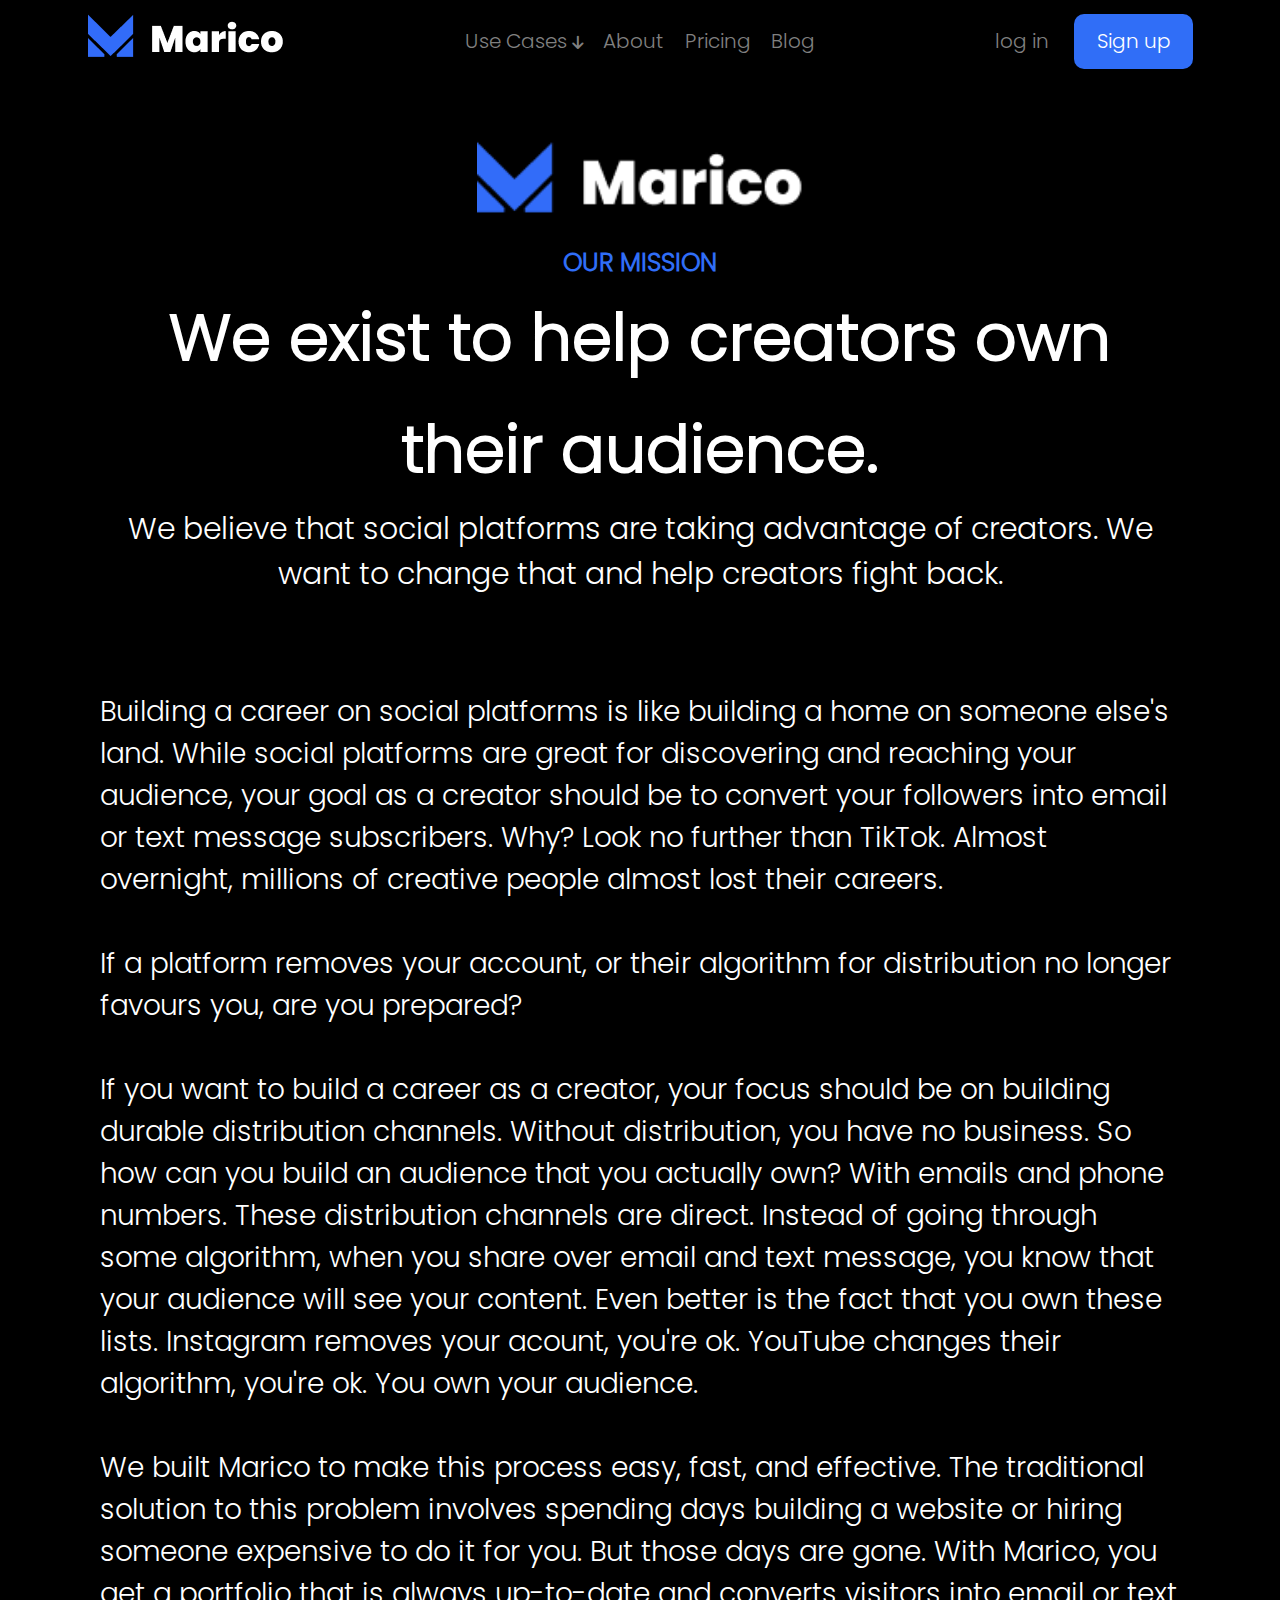
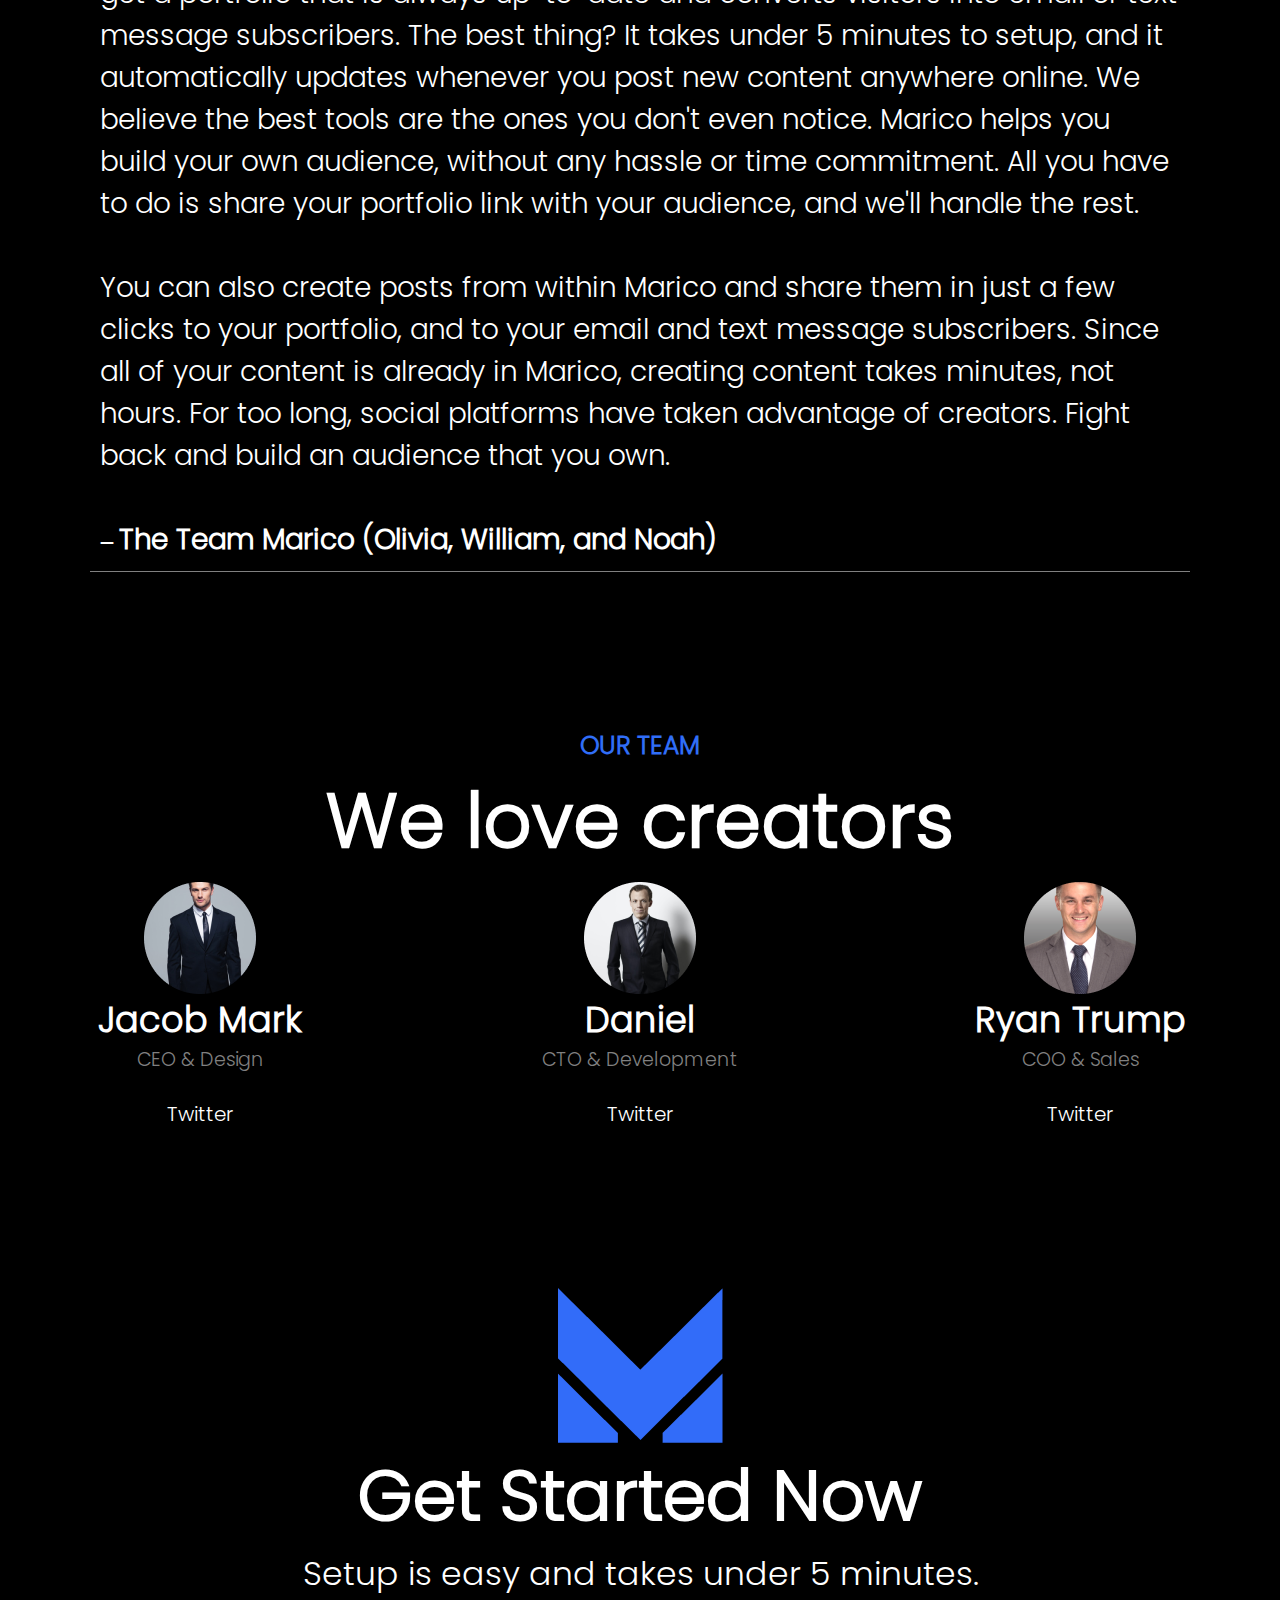
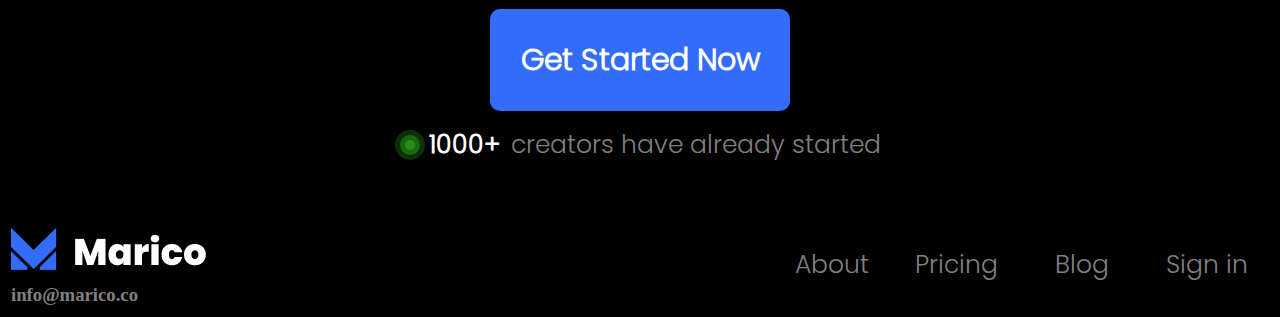
<file: Marico/aboutus.html>
<!DOCTYPE html>
<html lang="en">
  <head>
    <meta charset="UTF-8" />
    <meta http-equiv="X-UA-Compatible" content="IE=edge" />
    <meta name="viewport" content="width=device-width, initial-scale=1.0" />
    <title>About Us</title>
    <link rel="stylesheet" href="style/style.css" />
    <link rel="stylesheet" href="style/responsive.css" />
    <link rel="shortcut icon" href="img/png/logo.png" type="image/x-icon">
    <link
      rel="stylesheet"
      href="https://cdnjs.cloudflare.com/ajax/libs/font-awesome/6.4.0/css/all.min.css"
    />
  </head>
  <body>
    <div class="container">
      <div class="navbar">
        <div class="filter-inner__navbar">
          <ul class="navbarul">
            <li class="navbarli">
              <a href="index.html"
                ><img src="img/png/Company_logo.png" alt=""
              /></a>
            </li>
            <li class="navbarli">
              <ul class="navbarul-in">
                <li class="navbarul-li">
                  <a href="#" class="navbar__A"
                    >Use Cases <i class="fa-solid fa-arrow-down"></i
                  ></a>
                  <a href="#" class="navbar__A">About</a>
                  <a href="pricing.html" class="navbar__A">Pricing</a>
                  <a href="blog.html" class="navbar__A">Blog</a>
                </li>
              </ul>
            </li>
            <li class="navbarli">
              <ul class="loginul">
                <li class="loginli">
                  <a href="login.html" class="login">log in</a>
                  <button class="sign" ><a href="signup.html">Sign up</a></button>
                </li>
              </ul>
            </li>
          </ul>
        </div>
      </div>

      <div class="header__about">
        <div class="about-header__inner">
          <div class="header-about-img">
            <img src="img/png/Company_logo.png" alt="" />
          </div>

          <div class="header-about-img">
            <h3>OUR MISSION</h3>
            <h4>We exist to help creators own their audience.</h4>
            <p>
              We believe that social platforms are taking advantage of creators.
              We want to change that and help creators fight back.
            </p>
          </div>
        </div>
      </div>

      <div class="about-center">
        <div class="about-center__inner">
          <p>
            Building a career on social platforms is like building a home on
            someone else's land. While social platforms are great for
            discovering and reaching your audience, your goal as a creator
            should be to convert your followers into email or text message
            subscribers. Why? Look no further than TikTok. Almost overnight,
            millions of creative people almost lost their careers.
            <br />
            <br />
            If a platform removes your account, or their algorithm for
            distribution no longer favours you, are you prepared?
            <br /><br />
            If you want to build a career as a creator, your focus should be on
            building durable distribution channels. Without distribution, you
            have no business. So how can you build an audience that you actually
            own? With emails and phone numbers. These distribution channels are
            direct. Instead of going through some algorithm, when you share over
            email and text message, you know that your audience will see your
            content. Even better is the fact that you own these lists. Instagram
            removes your acount, you're ok. YouTube changes their algorithm,
            you're ok. You own your audience.
            <br /><br />
            We built Marico to make this process easy, fast, and effective. The
            traditional solution to this problem involves spending days building
            a website or hiring someone expensive to do it for you. But those
            days are gone. With Marico, you get a portfolio that is always
            up-to-date and converts visitors into email or text message
            subscribers. The best thing? It takes under 5 minutes to setup, and
            it automatically updates whenever you post new content anywhere
            online. We believe the best tools are the ones you don't even
            notice. Marico helps you build your own audience, without any hassle
            or time commitment. All you have to do is share your portfolio link
            with your audience, and we'll handle the rest.
            <br /><br />
            You can also create posts from within Marico and share them in just
            a few clicks to your portfolio, and to your email and text message
            subscribers. Since all of your content is already in Marico,
            creating content takes minutes, not hours. For too long, social
            platforms have taken advantage of creators. Fight back and build an
            audience that you own.
            <br /><br />
          </p>
          <i class="fa-solid fa-minus"></i>
          <span> The Team Marico (Olivia, William, and Noah) </span>
        </div>
      </div>

      <div class="employees">
        <h3>OUR TEAM</h3>
        <div class="inner__employees">
          <h4>We love creators</h4>
          <div class="employeescard">
            <div class="employees-inner">
              <img src="img/png/jack.png" alt="">
              <h5>Jacob Mark</h5>
              <p>CEO & Design</p>
              <a href="#">Twitter </a>
            </div>

            <div class="employees-inner">
              <img src="img/png/Daniel.png" alt="">
              <h5>Daniel</h5>
              <p>CTO & Development</p>
              <a href="#">Twitter </a>
            </div>

            <div class="employees-inner">
              <img src="img/png/Ryan.png">
              <h5>Ryan Trump</h5>
              <p>COO & Sales</p>
              <a href="#">Twitter </a>
            </div>
          </div>
        </div>
      </div>

      <div class="footer__about">
        <div class="footer__top">
          <img src="img/png/Logo2.png" alt="" />
          <h3>Get Started Now</h3>
          <p>Setup is easy and takes under 5 minutes.</p>
          <button class="startff">Get Started Now</button>
          <div class="loading">
            <div class="loader">
              <div class="circle circle-1"></div>
              <div class="circle circle-2"></div>
              <div class="circle circle-3"></div>
              <div class="circle circle-4"></div>
            </div>
            <span>1000+</span> <label>creators have already started</label>
          </div>
        </div>
        <div class="footer__under">
          <div class="footer-inner__under">
            <img src="img/png/Company_logo.png" alt="" />
            <h3><a href="mailto:">info@marico.co</a></h3>
          </div>
          <div class="footer-inner__under">
            <ul>
              <li><a href="#">About</a></li>
              <li><a href="pricing.html">Pricing</a></li>
              <li><a href="blog.html">Blog</a></li>
              <li><a href="login.html">Sign in</a></li>
            </ul>
          </div>
        </div>
      </div>
    </div>
  </body>
</html>
</file>
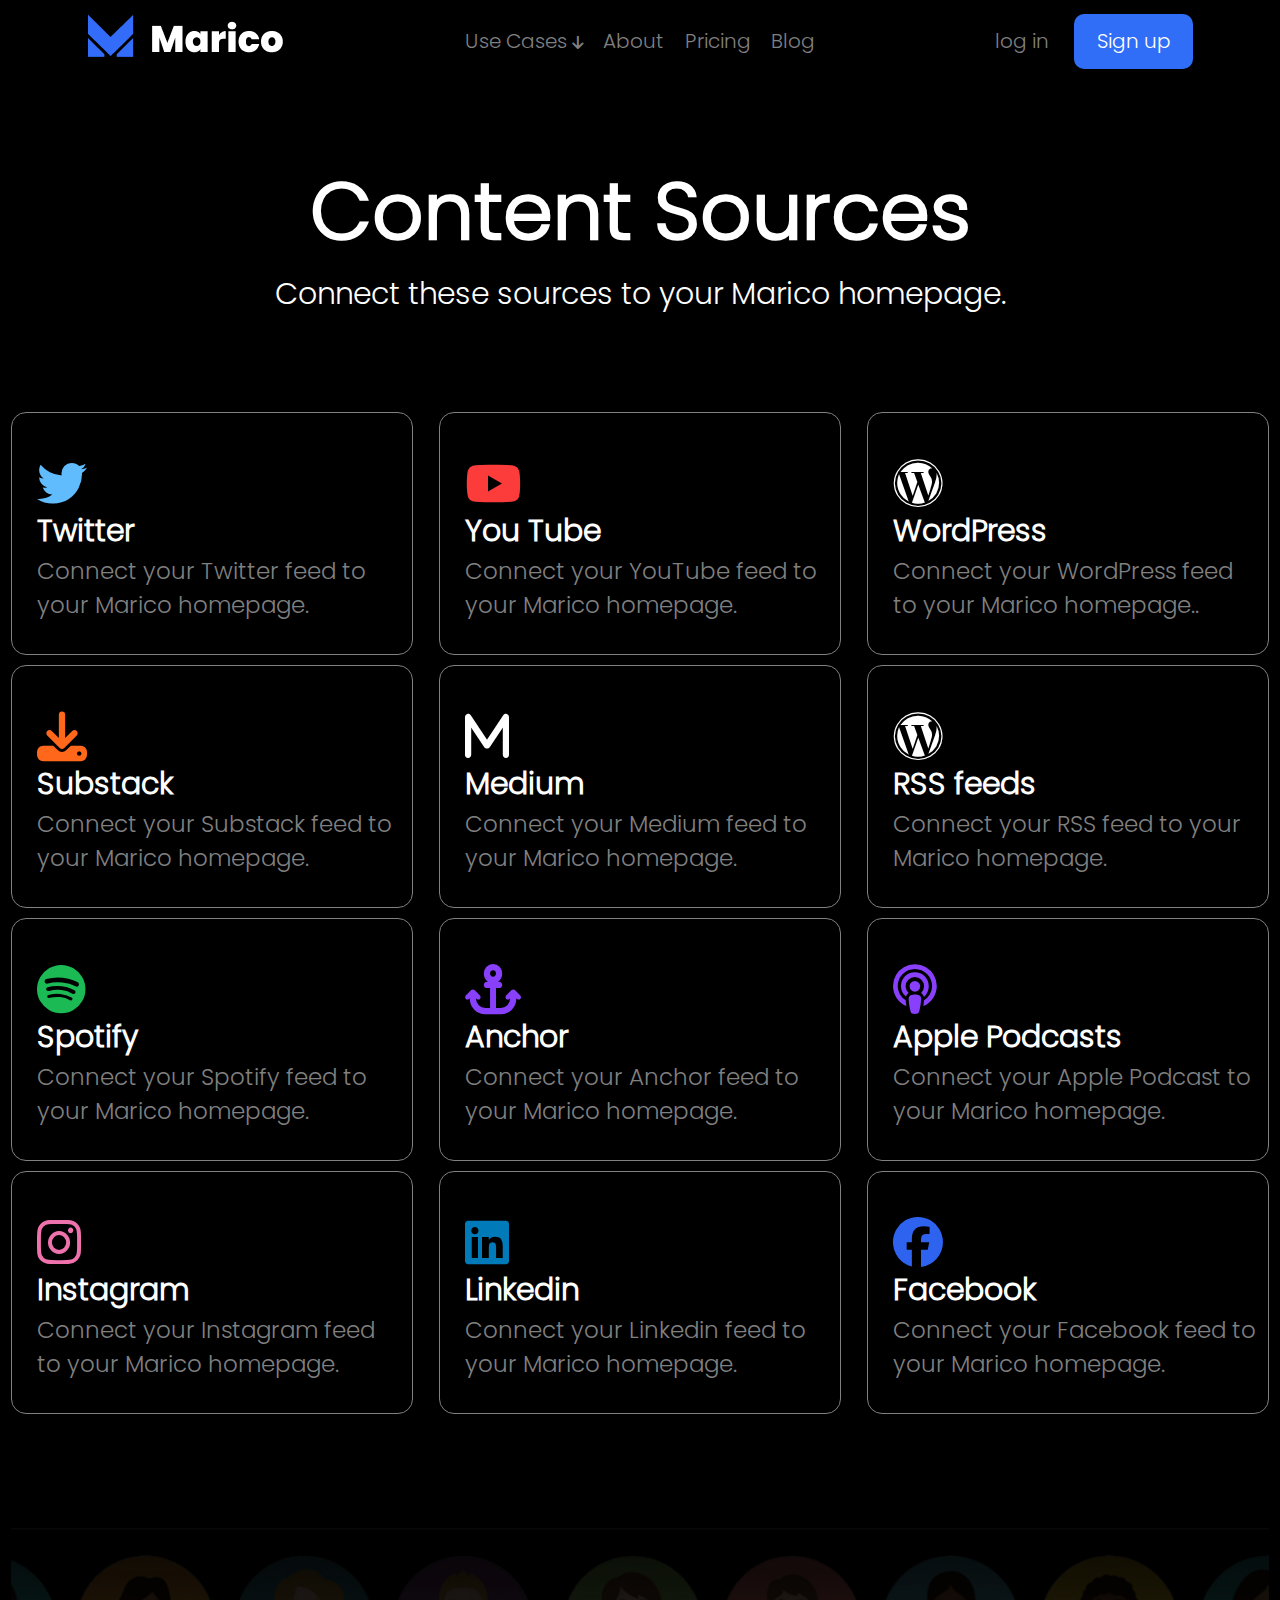
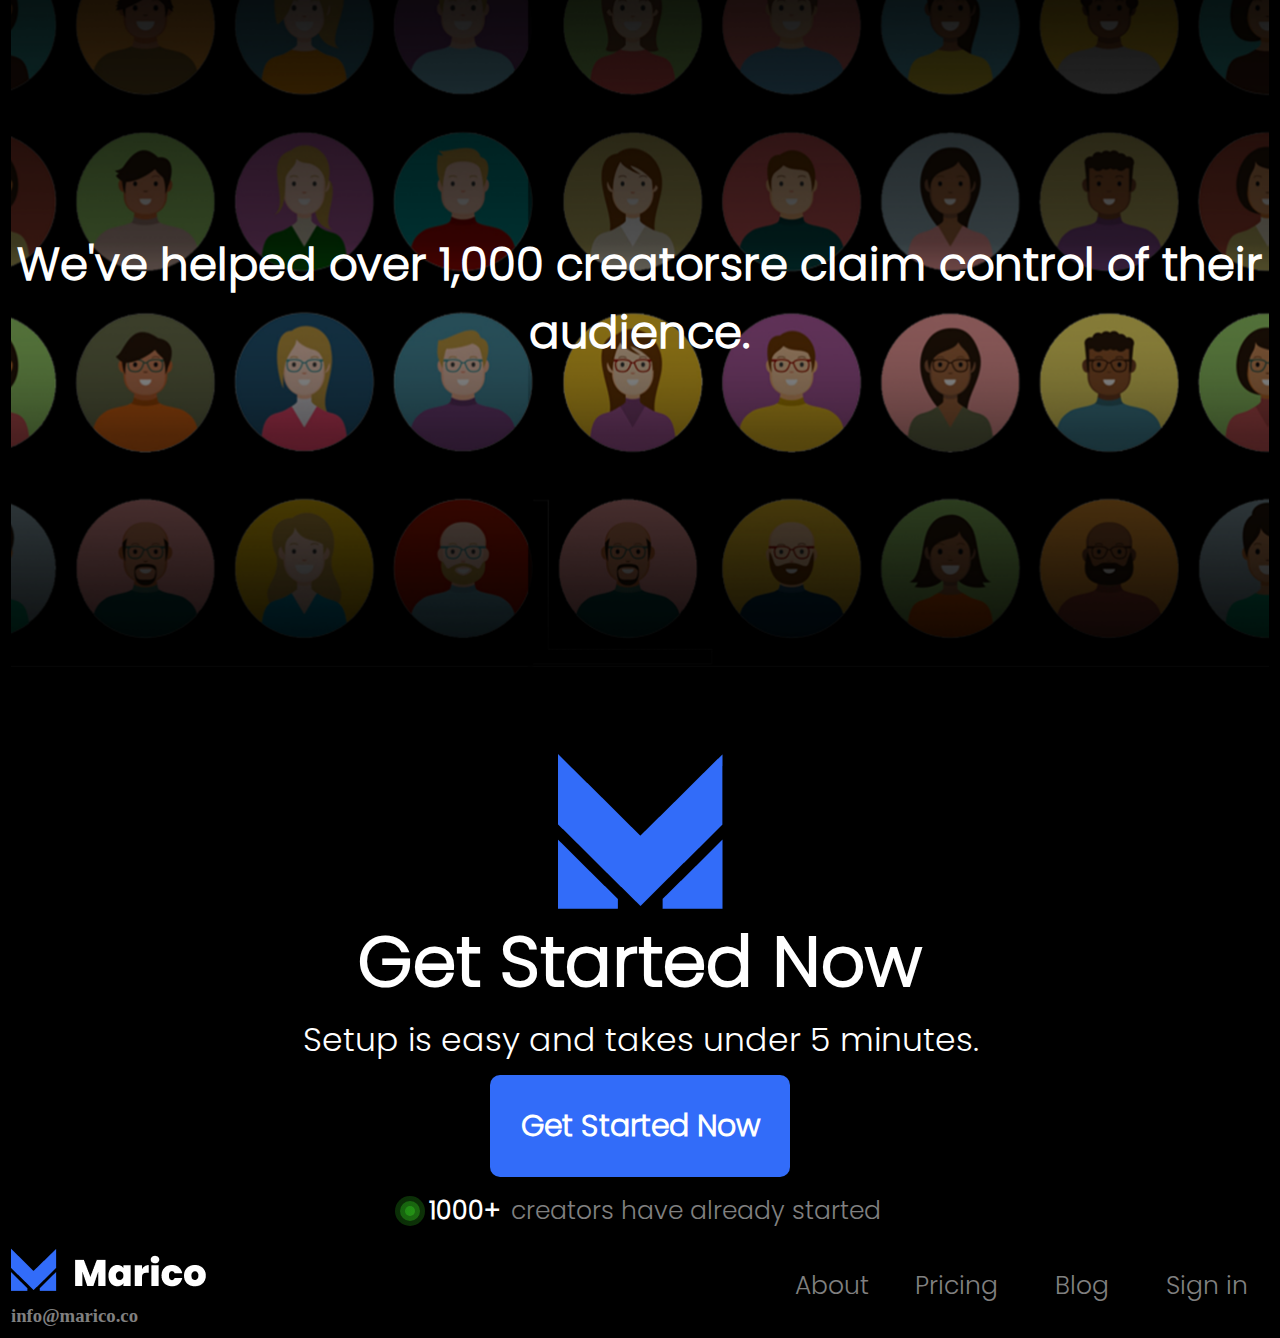
<file: Marico/blog.html>
<!DOCTYPE html>
<html lang="en">
<head>
    <meta charset="UTF-8">
    <meta http-equiv="X-UA-Compatible" content="IE=edge">
    <meta name="viewport" content="width=device-width, initial-scale=1.0">
    <title>Blog</title>
    <link rel="stylesheet" href="style/style.css">
    <link rel="stylesheet" href="style/responsive.css">
    <link rel="shortcut icon" href="img/png/logo.png" type="image/x-icon">
    <link rel="stylesheet" href="https://cdnjs.cloudflare.com/ajax/libs/font-awesome/6.4.0/css/all.min.css">
</head>
<body>
    <div class="container">
        <div class="navbar">
            <div class="filter-inner__navbar">
              <ul class="navbarul">
                <li class="navbarli">
                  <a href="index.html"><img src="img/png/Company_logo.png" alt="" /></a>
                </li>
                <li class="navbarli">
                  <ul class="navbarul-in">
                    <li class="navbarul-li">
                      <a href="#" class="navbar__A">Use Cases <i class="fa-solid fa-arrow-down"></i></a>
                      <a href="aboutus.html" class="navbar__A">About</a>
                      <a href="pricing.html" class="navbar__A">Pricing</a>
                      <a href="#" class="navbar__A">Blog</a>
                    </li>
                  </ul>
                </li>
                <li class="navbarli">
                  <ul class="loginul">
                    <li class="loginli">
                      <a href="login.html" class="login">log in</a>
                      <button class="sign" ><a href="signup.html">Sign up</a></button>
                    </li>
                  </ul>
                </li>
              </ul>
            </div>
          </div>
          <div class="header-blog">
            <div class="blog__header">
              <h2>Content Sources</h2>
              <p>Connect these sources to your Marico homepage.</p>
            </div>
          </div>

          <div class="center__blog">
            <div class="center-inner__blog">
              <div class="center-blog__card">
                <i class="fa-brands fa-twitter"></i>
                <h4>Twitter</h4>
                <p>Connect your Twitter feed to
                  your Marico homepage.</p>
              </div>

              <div class="center-blog__card">
                <i class="fa-brands fa-youtube"></i>
                <h4>You Tube</h4>
                <p>Connect your YouTube feed to
                  your Marico homepage.</p>
              </div>

              <div class="center-blog__card">
                <i class="fa-brands fa-wordpress"></i>
                <h4>WordPress</h4>
                <p>Connect your WordPress feed
                  to your Marico homepage..</p>
              </div>

              <div class="center-blog__card">
                <i class="fa-solid fa-download"></i>
                <h4>Substack</h4>
                <p>Connect your Substack feed to
                  your Marico homepage.</p>
              </div>

              <div class="center-blog__card">
                <i class="fa-solid fa-m"></i>
                <h4>Medium</h4>
                <p>Connect your Medium feed to
                  your Marico homepage.</p>
              </div>

              <div class="center-blog__card">
                <i class="fa-brands fa-wordpress"></i>
                <h4>RSS feeds </h4>
                <p>Connect your RSS feed to
                  your Marico homepage.</p>
              </div>

              <div class="center-blog__card">
                <i class="fa-brands fa-spotify"></i>
                <h4>Spotify</h4>
                <p>Connect your Spotify feed to
                  your Marico homepage.</p>
              </div>

              <div class="center-blog__card">
                <i class="fa-solid fa-anchor"></i>
                <h4>Anchor</h4>
                <p>Connect your Anchor feed to
                  your Marico homepage.</p>
              </div>

              <div class="center-blog__card">
                <i class="fa-solid fa-podcast"></i>
                <h4>Apple Podcasts</h4>
                <p>Connect your Apple Podcast
                  to your Marico homepage.</p>
              </div>

              <div class="center-blog__card">
                <i class="fa-brands fa-instagram"></i>
                <h4>Instagram</h4>
                <p>Connect your Instagram feed
                  to your Marico homepage.</p>
              </div>

              <div class="center-blog__card">
                <i class="fa-brands fa-linkedin"></i>
                <h4>Linkedin</h4>
                <p>Connect your Linkedin feed to
                  your Marico homepage.</p>
              </div>

              <div class="center-blog__card">
                <i class="fa-brands fa-facebook"></i>
                <h4>Facebook</h4>
                <p>Connect your Facebook feed to
                  your Marico homepage.</p>
              </div>
            </div>
          </div>
          <div class="center">
            <div class="center__footer">
              <h3>We've helped over 1,000 creatorsre
                claim control of their audience.</h3>
            </div>
          </div>


          <div class="footer">
            <div class="footer__top">
              <img src="img/png/Logo2.png" alt="">
              <h3>Get Started Now</h3>
              <p>Setup is easy and takes under 5 minutes.</p>
              <button class="startff">Get Started Now</button>
              <div class="loading">
      
                <div class="loader">
                  <div class="circle circle-1"></div>
                  <div class="circle circle-2"></div>
                  <div class="circle circle-3"></div>
                  <div class="circle circle-4"></div>
                </div>
                <span>1000+</span> <label>creators have already started</label>
      
      
              </div>
            </div>
            <div class="footer__under">
              <div class="footer-inner__under">
                <img src="img/png/Company_logo.png" alt="">
                <h3><a href="mailto:">info@marico.co</a></h3>
              </div>
              <div class="footer-inner__under">
                <ul>
                  <li><a href="aboutus.html">About</a></li>
                  <li><a href="pricing.html">Pricing</a></li>
                  <li><a href="#">Blog</a></li>
                  <li><a href="login.html">Sign in</a></li>
                </ul>
              </div>
            </div>
          </div>
    </div>
</body>
</html>
</file>
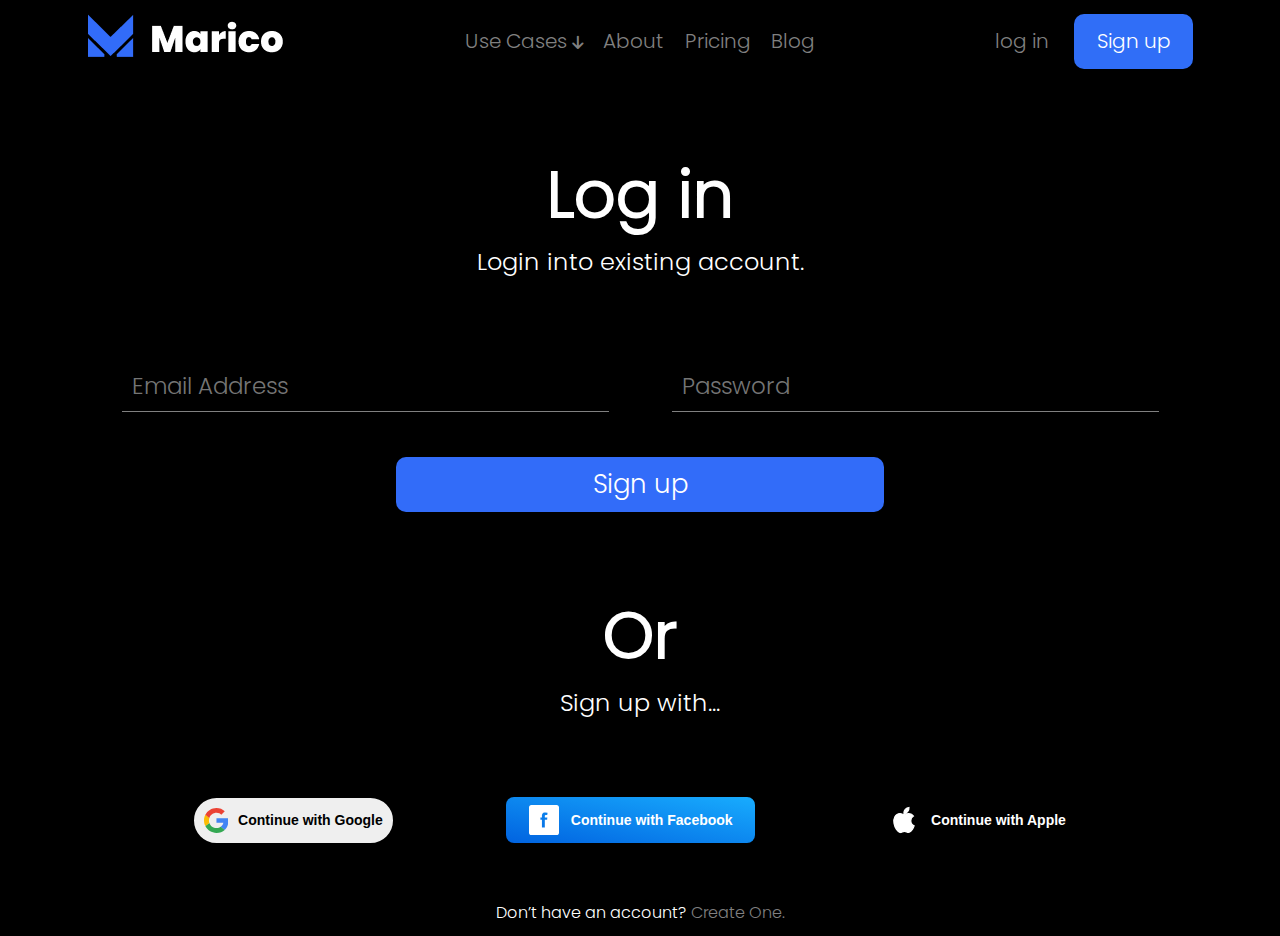
<file: Marico/login.html>
<!DOCTYPE html>
<html lang="en">
<head>
    <meta charset="UTF-8">
    <meta http-equiv="X-UA-Compatible" content="IE=edge">
    <meta name="viewport" content="width=device-width, initial-scale=1.0">
    <title>Log in</title>
    <link rel="stylesheet" href="style/style.css">
    <link rel="stylesheet" href="style/responsive.css">
    <link rel="shortcut icon" href="img/png/logo.png" type="image/x-icon">
    <link
      rel="stylesheet"
      href="https://cdnjs.cloudflare.com/ajax/libs/font-awesome/6.4.0/css/all.min.css"
    />
</head>
<body>
    <div class="container">
        <div class="navbar">
            <div class="filter-inner__navbar">
              <ul class="navbarul">
                <li class="navbarli">
                  <a href="index.html"
                    ><img src="img/png/Company_logo.png" alt=""
                  /></a>
                </li>
                <li class="navbarli">
                  <ul class="navbarul-in">
                    <li class="navbarul-li">
                      <a href="#" class="navbar__A"
                        >Use Cases <i class="fa-solid fa-arrow-down"></i
                      ></a>
                      <a href="aboutus.html" class="navbar__A">About</a>
                      <a href="pricing.html" class="navbar__A">Pricing</a>
                      <a href="blog.html" class="navbar__A">Blog</a>
                    </li>
                  </ul>
                </li>
                <li class="navbarli">
                  <ul class="loginul">
                    <li class="loginli">
                      <a href="#" class="login">log in</a>
                      <button class="sign" ><a href="signup.html">Sign up</a></button>
                    </li>
                  </ul>
                </li>
              </ul>
            </div>
          </div>

          <div class="login__center">
            <h2>Log in</h2>
            <p>Login into existing account.</p>
            <div class="login__center-inner">
               <div class="login__part">
                <form>
                   
                    <input type="email" placeholder="Email Address" required>
                    <input type="password" placeholder="Password" required>
                    <button>Sign up</button>
                </form>
               </div>
            </div>
          </div>

          <div class="orsignup-footer">
            <h2>Or</h2>
            <p>Sign up with...</p>

            <div class="orsignup__center">
                <div class="buttons">
              
                  <button class="button">
                    <svg xmlns="http://www.w3.org/2000/svg" preserveAspectRatio="xMidYMid" viewBox="0 0 256 262" class="svg">
                    <path fill="#4285F4" d="M255.878 133.451c0-10.734-.871-18.567-2.756-26.69H130.55v48.448h71.947c-1.45 12.04-9.283 30.172-26.69 42.356l-.244 1.622 38.755 30.023 2.685.268c24.659-22.774 38.875-56.282 38.875-96.027" class="blue"></path>
                    <path fill="#34A853" d="M130.55 261.1c35.248 0 64.839-11.605 86.453-31.622l-41.196-31.913c-11.024 7.688-25.82 13.055-45.257 13.055-34.523 0-63.824-22.773-74.269-54.25l-1.531.13-40.298 31.187-.527 1.465C35.393 231.798 79.49 261.1 130.55 261.1" class="green"></path>
                    <path fill="#FBBC05" d="M56.281 156.37c-2.756-8.123-4.351-16.827-4.351-25.82 0-8.994 1.595-17.697 4.206-25.82l-.073-1.73L15.26 71.312l-1.335.635C5.077 89.644 0 109.517 0 130.55s5.077 40.905 13.925 58.602l42.356-32.782" class="yellow"></path>
                    <path fill="#EB4335" d="M130.55 50.479c24.514 0 41.05 10.589 50.479 19.438l36.844-35.974C195.245 12.91 165.798 0 130.55 0 79.49 0 35.393 29.301 13.925 71.947l42.211 32.783c10.59-31.477 39.891-54.251 74.414-54.251" class="red"></path>
                  </svg>
                  <span class="text">Continue with Google</span>
                  </button>
                      
                </div>

                <div class="buttonsF">
              
                  <button class="button">
                    <svg stroke="#ffffff" xml:space="preserve" viewBox="-143 145 512 512" xmlns:xlink="http://www.w3.org/1999/xlink" xmlns="http://www.w3.org/2000/svg" id="Layer_1" version="1.1" fill="#ffffff"><g stroke-width="0" id="SVGRepo_bgCarrier"></g><g stroke-linejoin="round" stroke-linecap="round" id="SVGRepo_tracerCarrier"></g><g id="SVGRepo_iconCarrier"> <path d="M329,145h-432c-22.1,0-40,17.9-40,40v432c0,22.1,17.9,40,40,40h432c22.1,0,40-17.9,40-40V185C369,162.9,351.1,145,329,145z M169.5,357.6l-2.9,38.3h-39.3v133H77.7v-133H51.2v-38.3h26.5v-25.7c0-11.3,0.3-28.8,8.5-39.7c8.7-11.5,20.6-19.3,41.1-19.3 c33.4,0,47.4,4.8,47.4,4.8l-6.6,39.2c0,0-11-3.2-21.3-3.2c-10.3,0-19.5,3.7-19.5,14v29.9H169.5z"></path> </g></svg>
                      Continue with Facebook
                    </button>
                  
                      
                </div>

                <div class="buttonsAp">
                  <button class="button"> 
                    <svg stroke="#ffffff" xmlns="http://www.w3.org/2000/svg" viewBox="0 0 24 24" fill="#ffffff"><g stroke-width="0" id="SVGRepo_bgCarrier"></g><g stroke-linejoin="round" stroke-linecap="round" id="SVGRepo_tracerCarrier"></g><g id="SVGRepo_iconCarrier"> <path d="M18.71 19.5C17.88 20.74 17 21.95 15.66 21.97C14.32 22 13.89 21.18 12.37 21.18C10.84 21.18 10.37 21.95 9.09997 22C7.78997 22.05 6.79997 20.68 5.95997 19.47C4.24997 17 2.93997 12.45 4.69997 9.39C5.56997 7.87 7.12997 6.91 8.81997 6.88C10.1 6.86 11.32 7.75 12.11 7.75C12.89 7.75 14.37 6.68 15.92 6.84C16.57 6.87 18.39 7.1 19.56 8.82C19.47 8.88 17.39 10.1 17.41 12.63C17.44 15.65 20.06 16.66 20.09 16.67C20.06 16.74 19.67 18.11 18.71 19.5ZM13 3.5C13.73 2.67 14.94 2.04 15.94 2C16.07 3.17 15.6 4.35 14.9 5.19C14.21 6.04 13.07 6.7 11.95 6.61C11.8 5.46 12.36 4.26 13 3.5Z"></path> </g></svg>
                    Continue with Apple 
                    </button>
                </div>
            </div>

            <div class="alreadylogin">
              <p>Don’t have an account? <a href="signup.html"> Create One.</a></p>
            </div>
          </div>
    </div>
</body>
</html>
</file>
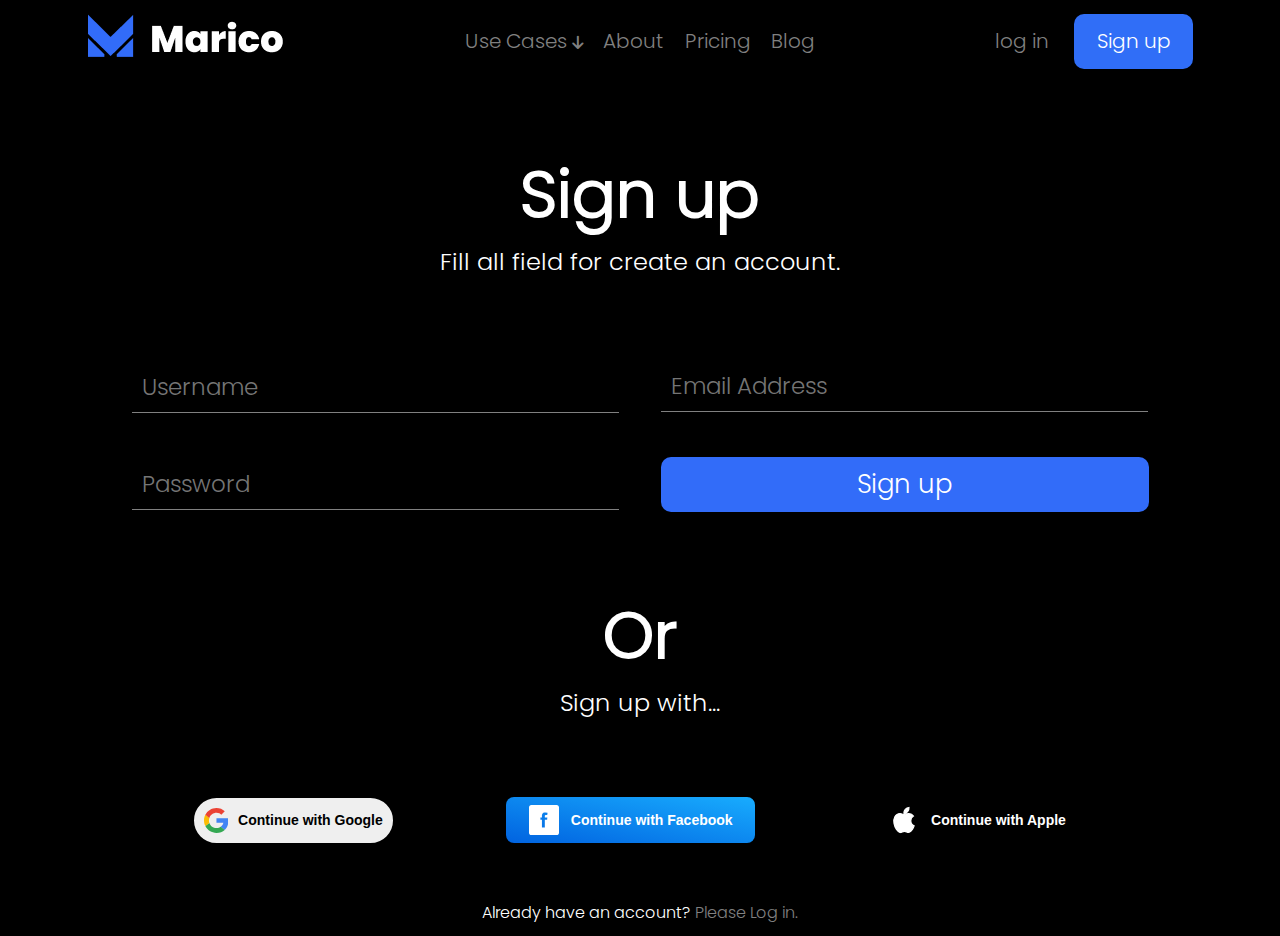
<file: Marico/signup.html>
<!DOCTYPE html>
<html lang="en">
<head>
    <meta charset="UTF-8">
    <meta http-equiv="X-UA-Compatible" content="IE=edge">
    <meta name="viewport" content="width=device-width, initial-scale=1.0">
    <title>Sign up</title>
    <link rel="stylesheet" href="style/style.css">
    <link rel="stylesheet" href="style/responsive.css">
    <link rel="shortcut icon" href="img/png/logo.png" type="image/x-icon">
    <link
      rel="stylesheet"
      href="https://cdnjs.cloudflare.com/ajax/libs/font-awesome/6.4.0/css/all.min.css"
    />
</head>
<body>
    <div class="container">
        <div class="navbar">
            <div class="filter-inner__navbar">
              <ul class="navbarul">
                <li class="navbarli">
                  <a href="index.html"
                    ><img src="img/png/Company_logo.png" alt=""
                  /></a>
                </li>
                <li class="navbarli">
                  <ul class="navbarul-in">
                    <li class="navbarul-li">
                      <a href="#" class="navbar__A"
                        >Use Cases <i class="fa-solid fa-arrow-down"></i
                      ></a>
                      <a href="#" class="navbar__A">About</a>
                      <a href="pricing.html" class="navbar__A">Pricing</a>
                      <a href="blog.html" class="navbar__A">Blog</a>
                    </li>
                  </ul>
                </li>
                <li class="navbarli">
                  <ul class="loginul">
                    <li class="loginli">
                      <a href="login.html" class="login">log in</a>
                      <button class="sign" ><a href="signup.html">Sign up</a></button>
                    </li>
                  </ul>
                </li>
              </ul>
            </div>
          </div>

          <div class="signup__center">
            <h2>Sign up</h2>
            <p>Fill all field for create an account.</p>
            <div class="signup__center-inner">
               <div class="input__part">
                <form>
                    <input type="text" placeholder="Username" required>
                    <input type="password" placeholder="Password" required>
                </form>
               </div>
               <div class="input__part">
                <form>
                    <input type="email" placeholder="Email Address" required>
                    <button>Sign up</button>
                </form>
               </div>
            </div>
          </div>

          <div class="orsignup-footer">
            <h2>Or</h2>
            <p>Sign up with...</p>

            <div class="orsignup__center">
                <div class="buttons">
              
                  <button class="button">
                    <svg xmlns="http://www.w3.org/2000/svg" preserveAspectRatio="xMidYMid" viewBox="0 0 256 262" class="svg">
                    <path fill="#4285F4" d="M255.878 133.451c0-10.734-.871-18.567-2.756-26.69H130.55v48.448h71.947c-1.45 12.04-9.283 30.172-26.69 42.356l-.244 1.622 38.755 30.023 2.685.268c24.659-22.774 38.875-56.282 38.875-96.027" class="blue"></path>
                    <path fill="#34A853" d="M130.55 261.1c35.248 0 64.839-11.605 86.453-31.622l-41.196-31.913c-11.024 7.688-25.82 13.055-45.257 13.055-34.523 0-63.824-22.773-74.269-54.25l-1.531.13-40.298 31.187-.527 1.465C35.393 231.798 79.49 261.1 130.55 261.1" class="green"></path>
                    <path fill="#FBBC05" d="M56.281 156.37c-2.756-8.123-4.351-16.827-4.351-25.82 0-8.994 1.595-17.697 4.206-25.82l-.073-1.73L15.26 71.312l-1.335.635C5.077 89.644 0 109.517 0 130.55s5.077 40.905 13.925 58.602l42.356-32.782" class="yellow"></path>
                    <path fill="#EB4335" d="M130.55 50.479c24.514 0 41.05 10.589 50.479 19.438l36.844-35.974C195.245 12.91 165.798 0 130.55 0 79.49 0 35.393 29.301 13.925 71.947l42.211 32.783c10.59-31.477 39.891-54.251 74.414-54.251" class="red"></path>
                  </svg>
                  <span class="text">Continue with Google</span>
                  </button>
                      
                </div>

                <div class="buttonsF">
              
                  <button class="button">
                    <svg stroke="#ffffff" xml:space="preserve" viewBox="-143 145 512 512" xmlns:xlink="http://www.w3.org/1999/xlink" xmlns="http://www.w3.org/2000/svg" id="Layer_1" version="1.1" fill="#ffffff"><g stroke-width="0" id="SVGRepo_bgCarrier"></g><g stroke-linejoin="round" stroke-linecap="round" id="SVGRepo_tracerCarrier"></g><g id="SVGRepo_iconCarrier"> <path d="M329,145h-432c-22.1,0-40,17.9-40,40v432c0,22.1,17.9,40,40,40h432c22.1,0,40-17.9,40-40V185C369,162.9,351.1,145,329,145z M169.5,357.6l-2.9,38.3h-39.3v133H77.7v-133H51.2v-38.3h26.5v-25.7c0-11.3,0.3-28.8,8.5-39.7c8.7-11.5,20.6-19.3,41.1-19.3 c33.4,0,47.4,4.8,47.4,4.8l-6.6,39.2c0,0-11-3.2-21.3-3.2c-10.3,0-19.5,3.7-19.5,14v29.9H169.5z"></path> </g></svg>
                      Continue with Facebook
                    </button>
                  
                      
                </div>

                <div class="buttonsAp">
                  <button class="button"> 
                    <svg stroke="#ffffff" xmlns="http://www.w3.org/2000/svg" viewBox="0 0 24 24" fill="#ffffff"><g stroke-width="0" id="SVGRepo_bgCarrier"></g><g stroke-linejoin="round" stroke-linecap="round" id="SVGRepo_tracerCarrier"></g><g id="SVGRepo_iconCarrier"> <path d="M18.71 19.5C17.88 20.74 17 21.95 15.66 21.97C14.32 22 13.89 21.18 12.37 21.18C10.84 21.18 10.37 21.95 9.09997 22C7.78997 22.05 6.79997 20.68 5.95997 19.47C4.24997 17 2.93997 12.45 4.69997 9.39C5.56997 7.87 7.12997 6.91 8.81997 6.88C10.1 6.86 11.32 7.75 12.11 7.75C12.89 7.75 14.37 6.68 15.92 6.84C16.57 6.87 18.39 7.1 19.56 8.82C19.47 8.88 17.39 10.1 17.41 12.63C17.44 15.65 20.06 16.66 20.09 16.67C20.06 16.74 19.67 18.11 18.71 19.5ZM13 3.5C13.73 2.67 14.94 2.04 15.94 2C16.07 3.17 15.6 4.35 14.9 5.19C14.21 6.04 13.07 6.7 11.95 6.61C11.8 5.46 12.36 4.26 13 3.5Z"></path> </g></svg>
                    Continue with Apple 
                    </button>
                </div>
            </div>

            <div class="alreadylogin">
              <p>Already have an account? <a href="login.html">Please Log in. </a></p>
            </div>
          </div>
    </div>
</body>
</html>
</file>
<file: Marico/style/style.css>
* {
  margin: 0;
  padding: 0;
  box-sizing: border-box;
  list-style: none;
}

@font-face {
  font-family: Poppins;
  src: url("../fonts/poppins/Poppins-Light.ttf");
}
html {
  scroll-behavior: smooth;
  transition: all 1s;
}

@keyframes circle-1-animation {
  0% {
    transform: scale(1);
  }
  50% {
    transform: scale(1.2);
  }
  100% {
    transform: scale(1);
  }
}
@keyframes circle-2-animation {
  0% {
    transform: scale(1);
  }
  50% {
    transform: scale(1.2);
  }
  100% {
    transform: scale(1);
  }
}
@keyframes circle-3-animation {
  0% {
    transform: scale(1);
  }
  50% {
    transform: scale(1.2);
  }
  100% {
    transform: scale(1);
  }
}
@keyframes circle-4-animation {
  0% {
    transform: scale(1);
  }
  50% {
    transform: scale(1.2);
  }
  100% {
    transform: scale(1);
  }
}
.container {
  height: auto;
  max-width: 1600px;
  width: 100%;
  border: 1px solid transparent;
  padding: 10px;
  background: rgb(0, 0, 0);
  margin: auto;
}
.container > .navbar {
  margin: auto;
  height: auto;
  max-width: 1440px;
  width: 100%;
  background: rgb(0, 0, 0);
}
.container > .navbar > .filter-inner__navbar {
  margin: auto;
  height: auto;
  display: flex;
  align-items: center;
  justify-content: space-between;
  max-width: 1440px;
  width: 100%;
}
.container > .navbar > .filter-inner__navbar > .navbarul {
  width: 100%;
  display: flex;
  align-items: center;
  justify-content: space-between;
  flex-wrap: wrap;
}
.container > .navbar > .filter-inner__navbar > .navbarul > .navbarli {
  width: 350px;
  display: flex;
  align-items: center;
  justify-content: space-evenly;
}
.container > .navbar > .filter-inner__navbar > .navbarul > .navbarli > .navbarul-in {
  height: auto;
  width: 100%;
  display: flex;
  align-items: center;
  justify-content: space-between;
}
.container > .navbar > .filter-inner__navbar > .navbarul > .navbarli > .navbarul-in > .navbarul-li {
  display: flex;
  align-items: center;
  justify-content: space-between;
  width: 100%;
}
.container > .navbar > .filter-inner__navbar > .navbarul > .navbarli > .navbarul-in > .navbarul-li > .navbar__A {
  font-family: Poppins;
  font-size: 20px;
  font-weight: 500;
  color: gray;
  text-decoration: none;
}
.container > .navbar > .filter-inner__navbar > .navbarul > .navbarli > .navbarul-in > .navbarul-li > .navbar__A > .fa-arrow-down {
  font-size: 15px;
}
.container > .navbar > .filter-inner__navbar > .navbarul > .navbarli > .navbarul-in > .navbarul-li > .navbar__A:hover {
  color: rgb(60, 130, 244);
}
.container > .navbar > .filter-inner__navbar > .navbarul > .navbarli > .navbarul-in > .navbarul-li > .navbar__A:focus {
  color: rgb(60, 130, 244);
}
.container > .navbar > .filter-inner__navbar > .navbarul > .navbarli > .loginul {
  height: auto;
  width: 250px;
}
.container > .navbar > .filter-inner__navbar > .navbarul > .navbarli > .loginul > .loginli {
  display: flex;
  align-items: center;
  justify-content: space-evenly;
}
.container > .navbar > .filter-inner__navbar > .navbarul > .navbarli > .loginul > .loginli > .login {
  font-family: Poppins;
  font-size: 20px;
  font-weight: 500;
  text-align: left;
  color: gray;
  text-decoration: none;
}
.container > .navbar > .filter-inner__navbar > .navbarul > .navbarli > .loginul > .loginli > .login:hover {
  color: rgb(60, 130, 244);
}
.container > .navbar > .filter-inner__navbar > .navbarul > .navbarli > .loginul > .loginli > .login:focus {
  color: rgb(60, 130, 244);
}
.container > .navbar > .filter-inner__navbar > .navbarul > .navbarli > .loginul > .loginli > .sign {
  width: 119px;
  height: 55px;
  background: rgb(48, 110, 247);
  font-family: Poppins;
  font-size: 20px;
  font-weight: 500;
  outline: none;
  border: none;
  border-radius: 10px;
  color: white;
}
.container > .navbar > .filter-inner__navbar > .navbarul > .navbarli > .loginul > .loginli > .sign > a {
  text-decoration: none;
  color: white;
}
.container > .header {
  height: auto;
  max-width: 1600px;
  width: 100%;
  background: rgb(0, 0, 0);
}
.container > .header > .filter-header__inner {
  height: auto;
  max-width: 1400px;
  width: 100%;
  margin: auto;
  display: flex;
  align-items: center;
  justify-content: center;
  flex-direction: column;
}
.container > .header > .filter-header__inner > .header-inner__text {
  max-width: 1400px;
  width: 100%;
  margin-top: 25px;
}
.container > .header > .filter-header__inner > .header-inner__text > h2 {
  font-family: Poppins;
  font-size: 70px;
  font-weight: 700;
  color: white;
  text-align: center;
  margin-top: 25px;
}
.container > .header > .filter-header__inner > .header-inner__text > h1 {
  font-family: Poppins;
  font-size: 78px;
  font-weight: 700;
  color: white;
  animation: h11 1s infinite ease-in-out;
  background: linear-gradient(90deg, #fe6783 1.9%, #ffbf84 97.1%);
  -webkit-background-clip: text;
  -webkit-text-fill-color: transparent;
  text-align: center;
}
.container > .header > .filter-header__inner > .header-inner__text > p {
  font-family: Poppins;
  font-size: 30px;
  font-weight: 500;
  line-height: 60px;
  letter-spacing: 0px;
  text-align: center;
  color: white;
  margin-bottom: 15px;
}
.container > .header > .filter-header__inner > .header-inner__text > .loading {
  margin: auto;
  margin-top: 15px;
  max-width: 500px;
  width: 100%;
  display: flex;
  align-items: center;
  justify-content: space-evenly;
}
.container > .header > .filter-header__inner > .header-inner__text > .loading > .loader {
  position: relative;
  width: 20px;
  height: 20px;
  display: flex;
  justify-content: center;
  align-items: center;
}
.container > .header > .filter-header__inner > .header-inner__text > .loading > .loader > .circle {
  position: absolute;
  border-radius: 50%;
  animation-duration: 1.5s;
  animation-iteration-count: infinite;
  animation-timing-function: linear;
}
.container > .header > .filter-header__inner > .header-inner__text > .loading > .loader > .circle-1 {
  width: 30px;
  height: 30px;
  background: linear-gradient(109.8deg, rgba(52, 248, 35, 0.1855) 0%, rgba(68, 253, 38, 0.196) 100%);
  animation-name: circle-1-animation;
}
.container > .header > .filter-header__inner > .header-inner__text > .loading > .loader > .circle-3 {
  width: 20px;
  height: 20px;
  background: linear-gradient(109.8deg, rgba(52, 248, 35, 0.265) 0%, rgba(68, 253, 38, 0.28) 100%);
  animation-name: circle-3-animation;
}
.container > .header > .filter-header__inner > .header-inner__text > .loading > .loader > .circle-4 {
  width: 10px;
  height: 10px;
  background: linear-gradient(109.8deg, rgba(52, 248, 35, 0.265) 0%, rgba(68, 253, 38, 0.28) 100%);
  animation-name: circle-4-animation;
}
.container > .header > .filter-header__inner > .header-inner__text > .loading > span {
  color: white;
  font-family: Poppins;
  font-size: 25px;
  font-weight: 700;
}
.container > .header > .filter-header__inner > .header-inner__text > .loading label {
  font-family: Poppins;
  font-size: 25px;
  font-weight: 400;
  color: gray;
}
.container > .header > .filter-header__inner > .header-inner__text > .startitnow {
  margin: auto;
  max-width: 700px;
  width: 100%;
  display: flex;
  align-items: center;
  justify-content: space-evenly;
  flex-wrap: wrap;
  margin-top: 15px;
}
.container > .header > .filter-header__inner > .header-inner__text > .startitnow > .getstarted {
  width: 313px;
  height: 77px;
  background: rgb(50, 108, 249);
  border-radius: 10px;
  font-family: Poppins;
  font-size: 20px;
  font-weight: 500;
  color: white;
  border: none;
  outline: none;
  margin-top: 10px;
}
.container > .header > .filter-header__inner > .header-inner__text > .startitnow > .demo {
  width: 312px;
  height: 76px;
  border: 1px solid gray;
  background-color: transparent;
  border-radius: 10px;
  font-family: Poppins;
  font-size: 20px;
  font-weight: 500;
  color: white;
  border: 1px solid gray;
  outline: none;
  margin-top: 10px;
}
.container > .header > .filter-header__inner > .header-inner__text > .header-inner__card {
  height: auto;
  width: 100%;
  display: flex;
  align-items: center;
  justify-content: space-around;
  flex-wrap: wrap;
  margin-top: 25px;
}
.container > .header > .filter-header__inner > .header-inner__text > .header-inner__card > .header__cards {
  height: auto;
  width: 450px;
  margin-top: 10px;
}
.container > .header > .filter-header__inner > .header-inner__text > .header-inner__card > .header__cards > h3 {
  font-family: Poppins;
  font-size: 35px;
  font-weight: 600;
  color: white;
  text-align: center;
}
.container > .header > .filter-header__inner > .header-inner__text > .header-inner__card > .header__cards > p {
  font-family: Poppins;
  font-size: 22px;
  font-weight: 400;
  color: gray;
  text-align: center;
}
.container > .center {
  height: auto;
  max-width: 1600px;
  width: 100%;
  background: rgb(0, 0, 0);
}
.container > .center > .center__inner {
  height: auto;
  margin: auto;
  margin-top: 85px;
  max-width: 1400px;
  width: 100%;
}
.container > .center > .center__inner > h5 {
  font-family: Poppins;
  font-size: 25px;
  font-weight: 600;
  color: blue;
  cursor: pointer;
  text-align: center;
}
.container > .center > .center__inner > h4 {
  font-family: Poppins;
  font-size: 65px;
  font-weight: 600;
  text-align: center;
  color: white;
}
.container > .center > .center__inner > p {
  font-family: Poppins;
  font-size: 20px;
  font-weight: 400;
  text-align: center;
  color: gray;
}
.container > .center > .center__inner > .sources {
  width: 255px;
  height: 75px;
  border-radius: 10px;
  border: 1px solid gray;
  outline: none;
  background-color: transparent;
  display: block;
  margin: 25px auto;
  font-family: Poppins;
  font-size: 20px;
  font-weight: 600;
  color: white;
}
.container > .center > .center__inner > .center__text {
  margin: 45px auto;
  height: auto;
  max-width: 1400px;
  width: 100%;
  display: flex;
  align-content: center;
  justify-content: space-between;
  flex-wrap: wrap;
}
.container > .center > .center__inner > .center__text > .center-inner__part {
  height: auto;
  margin: auto;
  width: 660px;
  margin-top: 15px;
}
.container > .center > .center__inner > .center__text > .center-inner__part > h6 {
  font-family: Poppins;
  font-size: 30px;
  font-weight: 500;
  color: white;
}
.container > .center > .center__inner > .center__text > .center-inner__part > h4 {
  font-family: Poppins;
  font-size: 55px;
  font-weight: 600;
  color: white;
}
.container > .center > .center__inner > .center__text > .center-inner__part > h4 > span {
  color: blue;
}
.container > .center > .center__inner > .center__text > .center-inner__part > img {
  width: 100%;
}
.container > .center > .center__inner > .center__text > .center-inner__part > .fa-1,
.container > .center > .center__inner > .center__text > .center-inner__part .fa-2 {
  color: white;
  font-family: Poppins;
  font-size: 23px;
  font-weight: 400;
  color: gray;
}
.container > .center > .center__inner > .center__text > .center-inner__part > span {
  font-family: Poppins;
  font-size: 23px;
  font-weight: 400;
  color: white;
}
.container > .center > .center__inner > .center__text > .center-inner__part > .center-btn {
  max-width: 450px;
  width: 100%;
  display: flex;
  align-items: center;
  justify-content: space-around;
  flex-wrap: wrap;
  margin-top: 25px;
}
.container > .center > .center__inner > .center__text > .center-inner__part > .center-btn > .starnow {
  width: 207px;
  height: 65px;
  color: white;
  background: rgb(50, 108, 249);
  font-family: Poppins;
  font-size: 20px;
  font-weight: 500;
  border: none;
  outline: none;
  border-radius: 10px;
}
.container > .center > .center__inner > .center__text > .center-inner__part > .center-btn > .demos {
  width: 207px;
  height: 65px;
  color: white;
  background: transparent;
  font-family: Poppins;
  font-size: 20px;
  font-weight: 500;
  border: 1px solid gray;
  outline: none;
  border-radius: 10px;
  margin-top: 10px;
}
.container > .center > .center__inner:nth-child(2) {
  height: auto;
  margin: auto;
  margin-top: 65px;
  max-width: 1400px;
  width: 100%;
}
.container > .center > .center__inner:nth-child(2) > h5 {
  font-family: Poppins;
  font-size: 25px;
  font-weight: 600;
  color: blue;
  cursor: pointer;
  text-align: center;
}
.container > .center > .center__inner:nth-child(2) > h4 {
  font-family: Poppins;
  font-size: 65px;
  font-weight: 600;
  text-align: center;
  color: white;
}
.container > .center > .center__inner:nth-child(2) > p {
  font-family: Poppins;
  font-size: 20px;
  font-weight: 400;
  text-align: center;
  color: gray;
}
.container > .center > .center__inner:nth-child(2) > .center__text {
  margin-top: 65px;
  height: auto;
  max-width: 1400px;
  width: 100%;
  display: flex;
  align-content: center;
  justify-content: space-evenly;
  flex-wrap: wrap;
}
.container > .center > .center__inner:nth-child(2) > .center__text > .center-inner__part {
  margin: 15px auto;
  height: auto;
  width: 660px;
  display: flex;
  align-items: flex-start;
  justify-content: center;
  flex-direction: column;
  border-radius: 10px;
  background: rgb(13, 13, 13);
}
.container > .center > .center__inner:nth-child(2) > .center__text > .center-inner__part > a {
  color: rgb(15, 198, 92);
  font-family: Poppins;
  font-size: 25px;
  font-weight: 400;
  text-decoration: none;
}
.container > .center > .center__inner:nth-child(2) > .center__text > .center-inner__part > h6 {
  font-family: Poppins;
  font-size: 40px;
  font-weight: 600;
  color: rgb(145, 145, 145);
}
.container > .center > .center__inner:nth-child(2) > .center__text > .center-inner__part > h3 {
  font-family: Poppins;
  font-size: 30px;
  font-weight: 600;
  color: white;
}
.container > .center > .center__inner:nth-child(2) > .center__text > .center-inner__part > img {
  margin-top: 10px;
  width: 100%;
}
.container > .center > .center__inner:nth-child(2) > .center__text > .center-inner__part > p {
  font-family: Poppins;
  font-size: 50px;
  font-weight: 700;
  color: gray;
  margin-top: 15px;
}
.container > .center > .center__inner:nth-child(2) > .center__text > .center-inner__part > span {
  font-family: Poppins;
  font-size: 80px;
  font-weight: 700;
  color: white;
}
.container > .center > .center__inner:nth-child(2) > .center__text > .buttondiv {
  margin: auto;
  width: 100%;
}
.container > .center > .center__inner:nth-child(2) > .center__text > .buttondiv > button {
  width: 283px;
  height: 74px;
  background: rgb(50, 108, 249);
  border-radius: 10px;
  display: block;
  margin: auto;
  margin-top: 10px;
  font-family: Poppins;
  font-size: 20px;
  font-weight: 500;
  color: white;
  text-align: center;
  outline: none;
  border: none;
}
.container > .center > .center__inner:nth-child(3) {
  height: auto;
  margin: auto;
  margin-top: 85px;
  max-width: 1400px;
  width: 100%;
}
.container > .center > .center__inner:nth-child(3) > h5 {
  font-family: Poppins;
  font-size: 25px;
  font-weight: 600;
  color: blue;
  cursor: pointer;
  text-align: center;
}
.container > .center > .center__inner:nth-child(3) > h4 {
  font-family: Poppins;
  font-size: 65px;
  font-weight: 600;
  text-align: center;
  color: white;
}
.container > .center > .center__inner:nth-child(3) > p {
  font-family: Poppins;
  font-size: 20px;
  font-weight: 400;
  text-align: center;
  color: gray;
}
.container > .center > .center__inner:nth-child(3) > .sources {
  width: 255px;
  height: 75px;
  border-radius: 10px;
  border: 1px solid gray;
  outline: none;
  background-color: transparent;
  display: block;
  margin: 25px auto;
  font-family: Poppins;
  font-size: 20px;
  font-weight: 600;
  color: white;
}
.container > .center > .center__inner:nth-child(3) > .center__text {
  margin: 45px auto;
  height: auto;
  max-width: 1400px;
  width: 100%;
  display: flex;
  align-content: center;
  justify-content: space-between;
  flex-wrap: wrap;
}
.container > .center > .center__inner:nth-child(3) > .center__text > .center-inner__part {
  height: auto;
  margin: auto;
  width: 660px;
  margin-top: 15px;
}
.container > .center > .center__inner:nth-child(3) > .center__text > .center-inner__part > h6 {
  font-family: Poppins;
  font-size: 30px;
  font-weight: 500;
  color: white;
}
.container > .center > .center__inner:nth-child(3) > .center__text > .center-inner__part > h4 {
  font-family: Poppins;
  font-size: 55px;
  font-weight: 600;
  color: white;
}
.container > .center > .center__inner:nth-child(3) > .center__text > .center-inner__part > h4 > span {
  color: blue;
}
.container > .center > .center__inner:nth-child(3) > .center__text > .center-inner__part > img {
  width: 100%;
}
.container > .center > .center__inner:nth-child(3) > .center__text > .center-inner__part > .fa-1,
.container > .center > .center__inner:nth-child(3) > .center__text > .center-inner__part .fa-2 {
  color: white;
  font-family: Poppins;
  font-size: 23px;
  font-weight: 400;
  color: gray;
}
.container > .center > .center__inner:nth-child(3) > .center__text > .center-inner__part > span {
  font-family: Poppins;
  font-size: 23px;
  font-weight: 400;
  color: white;
}
.container > .center > .center__inner:nth-child(3) > .center__text > .center-inner__part > .center-btn {
  max-width: 450px;
  width: 100%;
  display: flex;
  align-items: center;
  justify-content: space-around;
  margin-top: 25px;
}
.container > .center > .center__inner:nth-child(3) > .center__text > .center-inner__part > .center-btn > .starnow {
  width: 207px;
  height: 65px;
  color: white;
  background: rgb(50, 108, 249);
  font-family: Poppins;
  font-size: 20px;
  font-weight: 500;
  border: none;
  outline: none;
  border-radius: 10px;
}
.container > .center > .center__inner:nth-child(3) > .center__text > .center-inner__part > .center-btn > .demos {
  width: 207px;
  height: 65px;
  color: white;
  background: transparent;
  font-family: Poppins;
  font-size: 20px;
  font-weight: 500;
  border: 1px solid gray;
  outline: none;
  border-radius: 10px;
}
.container > .center > .center__center {
  height: auto;
  margin: auto;
  margin-top: 65px;
  max-width: 1400px;
  width: 100%;
}
.container > .center > .center__center > h5 {
  font-family: Poppins;
  font-size: 65px;
  font-weight: 600;
  text-align: center;
  color: white;
  margin-bottom: 20px;
}
.container > .center > .center__center > img {
  width: 100%;
}
.container > .center > .center__footer {
  height: 800px;
  margin: 45px auto;
  max-width: 1400px;
  width: 100%;
  background-image: url("../img/png/bgicon.png");
  background-repeat: no-repeat;
  background-size: cover;
  background-position: center;
  display: flex;
  align-items: center;
  justify-content: center;
}
.container > .center > .center__footer > h3 {
  color: white;
  font-family: Poppins;
  font-size: 45px;
  text-align: center;
}
.container > .footer {
  margin: auto;
  height: auto;
  max-width: 1600px;
  width: 100%;
  background: rgb(0, 0, 0);
}
.container > .footer > .footer__top {
  display: flex;
  align-items: center;
  justify-content: center;
  flex-direction: column;
  height: auto;
  margin: auto;
  margin-top: 55px;
  max-width: 1400px;
  width: 100%;
}
.container > .footer > .footer__top > h3 {
  font-family: Poppins;
  font-size: 70px;
  font-weight: 700;
  color: white;
}
.container > .footer > .footer__top > p {
  font-family: Poppins;
  font-size: 33px;
  font-weight: 400;
  color: white;
}
.container > .footer > .footer__top > button {
  width: 300px;
  height: 102px;
  background: rgb(50, 108, 249);
  border-radius: 10px;
  color: white;
  font-family: Poppins;
  font-size: 30px;
  font-weight: 600;
  display: block;
  margin-top: 10px;
  outline: none;
  border: none;
}
.container > .footer > .footer__top > .loading {
  margin: auto;
  margin-top: 15px;
  max-width: 500px;
  width: 100%;
  display: flex;
  align-items: center;
  justify-content: space-evenly;
}
.container > .footer > .footer__top > .loading > .loader {
  position: relative;
  width: 20px;
  height: 20px;
  display: flex;
  justify-content: center;
  align-items: center;
}
.container > .footer > .footer__top > .loading > .loader > .circle {
  position: absolute;
  border-radius: 50%;
  animation-duration: 1.5s;
  animation-iteration-count: infinite;
  animation-timing-function: linear;
}
.container > .footer > .footer__top > .loading > .loader > .circle-1 {
  width: 30px;
  height: 30px;
  background: linear-gradient(109.8deg, rgba(52, 248, 35, 0.1855) 0%, rgba(68, 253, 38, 0.196) 100%);
  animation-name: circle-1-animation;
}
.container > .footer > .footer__top > .loading > .loader > .circle-3 {
  width: 20px;
  height: 20px;
  background: linear-gradient(109.8deg, rgba(52, 248, 35, 0.265) 0%, rgba(68, 253, 38, 0.28) 100%);
  animation-name: circle-3-animation;
}
.container > .footer > .footer__top > .loading > .loader > .circle-4 {
  width: 10px;
  height: 10px;
  background: linear-gradient(109.8deg, rgba(52, 248, 35, 0.265) 0%, rgba(68, 253, 38, 0.28) 100%);
  animation-name: circle-4-animation;
}
.container > .footer > .footer__top > .loading > span {
  color: white;
  font-family: Poppins;
  font-size: 25px;
  font-weight: 700;
}
.container > .footer > .footer__top > .loading label {
  font-family: Poppins;
  font-size: 25px;
  font-weight: 400;
  color: gray;
}
.container > .footer > .footer__under {
  height: auto;
  margin: auto;
  max-width: 1400px;
  width: 100%;
  display: flex;
  align-items: center;
  justify-content: space-between;
  flex-wrap: wrap;
}
.container > .footer > .footer__under > .footer-inner__under {
  width: 500px;
  margin-top: 15px;
}
.container > .footer > .footer__under > .footer-inner__under > ul {
  width: 100%;
  display: flex;
  align-items: center;
  justify-content: space-around;
  flex-wrap: wrap;
}
.container > .footer > .footer__under > .footer-inner__under > ul > li {
  width: 100px;
}
.container > .footer > .footer__under > .footer-inner__under > ul > li > a {
  font-family: Poppins;
  font-size: 25px;
  font-weight: 500;
  color: gray;
  text-decoration: none;
  display: block;
  text-align: center;
}
.container > .footer > .footer__under > .footer-inner__under > ul > li > a:hover {
  color: blue;
}
.container > .footer > .footer__under > .footer-inner__under > ul > li > a:focus {
  color: blue;
}
.container > .footer > .footer__under > .footer-inner__under > h3 > a {
  color: gray;
  text-decoration: none;
}
.container > .header__pricing {
  margin: auto;
  height: auto;
  max-width: 1600px;
  width: 100%;
}
.container > .header__pricing > .header-inner__pricing {
  margin-top: 65px;
}
.container > .header__pricing > .header-inner__pricing > h2 {
  font-family: Poppins;
  font-size: 65px;
  font-weight: 600;
  text-align: center;
  color: white;
}
.container > .header__pricing > .header-inner__pricing > .header-inner__card {
  height: auto;
  max-width: 1600px;
  width: 100%;
  margin: auto;
  display: flex;
  align-items: center;
  justify-content: space-around;
  flex-wrap: wrap;
  margin-top: 35px;
}
.container > .header__pricing > .header-inner__pricing > .header-inner__card > .header-inner__cards {
  max-width: 485px;
  width: 100%;
  height: 660px;
  background: rgb(19, 19, 19);
  border-radius: 10px;
  padding: 10px;
  margin-top: 10px;
}
.container > .header__pricing > .header-inner__pricing > .header-inner__card > .header-inner__cards > .header-card__text {
  width: 100%;
  height: auto;
  margin-top: 25px;
}
.container > .header__pricing > .header-inner__pricing > .header-inner__card > .header-inner__cards > .header-card__text > h3 {
  font-family: Poppins;
  font-size: 25px;
  font-weight: 600;
  text-align: left;
  color: white;
}
.container > .header__pricing > .header-inner__pricing > .header-inner__card > .header-inner__cards > .header-card__text > h2 {
  font-family: Poppins;
  font-size: 25px;
  font-weight: 400;
  color: gray;
}
.container > .header__pricing > .header-inner__pricing > .header-inner__card > .header-inner__cards > .header-card__text > h4 {
  font-family: Poppins;
  font-size: 49px;
  font-weight: 700;
  text-align: left;
  color: white;
}
.container > .header__pricing > .header-inner__pricing > .header-inner__card > .header-inner__cards > .header-card__text > h4 > sub {
  font-size: 20px;
  color: gray;
}
.container > .header__pricing > .header-inner__pricing > .header-inner__card > .header-inner__cards > .header-card__text > .collect {
  margin-top: 45px;
}
.container > .header__pricing > .header-inner__pricing > .header-inner__card > .header-inner__cards > .header-card__text > h5 {
  font-family: Poppins;
  font-size: 20px;
  font-weight: 700;
  text-align: left;
  color: white;
  margin-top: 20px;
}
.container > .header__pricing > .header-inner__pricing > .header-inner__card > .header-inner__cards > .header-card__text > h6 {
  font-family: Poppins;
  font-size: 20px;
  font-weight: 400;
  line-height: 42px;
  letter-spacing: 0px;
  text-align: left;
  color: white;
}
.container > .header__pricing > .header-inner__pricing > .header-inner__card > .header-inner__cards > .header-card__text > span {
  font-family: Poppins;
  font-size: 18px;
  font-weight: 400;
  line-height: 36px;
  letter-spacing: 0px;
  display: block;
  text-align: center;
  color: gray;
}
.container > .header__pricing > .header-inner__pricing > .header-inner__card > .header-inner__cards > .header-card__text > p {
  font-family: Poppins;
  font-size: 18px;
  font-weight: 400;
  line-height: 36px;
  letter-spacing: 0px;
  text-align: left;
  color: white;
}
.container > .header__pricing > .header-inner__pricing > .header-inner__card > .header-inner__cards > .header-card__text > u {
  font-family: Poppins;
  font-size: 18px;
  font-weight: 400;
  color: gray;
}
.container > .header__pricing > .header-inner__pricing > .header-inner__card > .header-inner__cards > .pricingbtn {
  height: auto;
  max-width: 485px;
  width: 100%;
  margin-top: 20px;
}
.container > .header__pricing > .header-inner__pricing > .header-inner__card > .header-inner__cards > .pricingbtn > button {
  display: block;
  margin: auto;
  outline: none;
  max-width: 485px;
  width: 100%;
  height: 88px;
  border-radius: 10px;
  border: 1px solid gray;
  background: rgb(70, 129, 231);
  font-family: Poppins;
  font-size: 27px;
  font-weight: 500;
  color: white;
}
.container > .header__pricing > .header-inner__pricing > .header-inner__card > .header-inner__cards:last-child {
  max-width: 485px;
  width: 100%;
  height: 660px;
  background: rgb(60, 130, 244);
  border-radius: 10px;
  padding: 10px;
}
.container > .header__pricing > .header-inner__pricing > .header-inner__card > .header-inner__cards:last-child > .header-card__text {
  width: 100%;
  height: auto;
  margin-top: 25px;
}
.container > .header__pricing > .header-inner__pricing > .header-inner__card > .header-inner__cards:last-child > .header-card__text > h3 {
  font-family: Poppins;
  font-size: 25px;
  font-weight: 600;
  text-align: left;
  color: white;
}
.container > .header__pricing > .header-inner__pricing > .header-inner__card > .header-inner__cards:last-child > .header-card__text > h2 {
  font-family: Poppins;
  font-size: 25px;
  font-weight: 400;
  color: white;
}
.container > .header__pricing > .header-inner__pricing > .header-inner__card > .header-inner__cards:last-child > .header-card__text > h4 {
  font-family: Poppins;
  font-size: 49px;
  font-weight: 700;
  text-align: left;
  color: white;
}
.container > .header__pricing > .header-inner__pricing > .header-inner__card > .header-inner__cards:last-child > .header-card__text > h4 > sub {
  font-size: 20px;
  color: white;
}
.container > .header__pricing > .header-inner__pricing > .header-inner__card > .header-inner__cards:last-child > .header-card__text > .collect {
  margin-top: 45px;
}
.container > .header__pricing > .header-inner__pricing > .header-inner__card > .header-inner__cards:last-child > .header-card__text > h5 {
  font-family: Poppins;
  font-size: 20px;
  font-weight: 700;
  text-align: left;
  color: white;
  margin-top: 20px;
}
.container > .header__pricing > .header-inner__pricing > .header-inner__card > .header-inner__cards:last-child > .header-card__text > h6 {
  font-family: Poppins;
  font-size: 20px;
  font-weight: 400;
  line-height: 42px;
  letter-spacing: 0px;
  text-align: left;
  color: white;
}
.container > .header__pricing > .header-inner__pricing > .header-inner__card > .header-inner__cards:last-child > .header-card__text > span {
  font-family: Poppins;
  font-size: 18px;
  font-weight: 400;
  line-height: 36px;
  letter-spacing: 0px;
  display: block;
  text-align: center;
  color: white;
}
.container > .header__pricing > .header-inner__pricing > .header-inner__card > .header-inner__cards:last-child > .header-card__text > p {
  font-family: Poppins;
  font-size: 18px;
  font-weight: 400;
  line-height: 36px;
  letter-spacing: 0px;
  text-align: left;
  color: white;
}
.container > .header__pricing > .header-inner__pricing > .header-inner__card > .header-inner__cards:last-child > .header-card__text > u {
  font-family: Poppins;
  font-size: 18px;
  font-weight: 400;
  color: white;
}
.container > .header__pricing > .header-inner__pricing > .header-inner__card > .header-inner__cards:last-child > .pricingbtn {
  height: auto;
  max-width: 485px;
  width: 100%;
  margin-top: 20px;
}
.container > .header__pricing > .header-inner__pricing > .header-inner__card > .header-inner__cards:last-child > .pricingbtn > button {
  display: block;
  margin: 15px auto;
  outline: none;
  max-width: 485px;
  width: 100%;
  height: 88px;
  border-radius: 10px;
  border: 1px solid gray;
  background: white;
  font-family: Poppins;
  font-size: 27px;
  font-weight: 500;
  color: rgb(70, 129, 231);
}
.container > .footer__pricing > .footer__top {
  display: flex;
  align-items: center;
  justify-content: center;
  flex-direction: column;
  height: auto;
  margin: auto;
  margin-top: 55px;
  max-width: 1400px;
  width: 100%;
}
.container > .footer__pricing > .footer__top > h3 {
  font-family: Poppins;
  font-size: 70px;
  font-weight: 700;
  color: white;
}
.container > .footer__pricing > .footer__top > p {
  font-family: Poppins;
  font-size: 33px;
  font-weight: 400;
  color: white;
}
.container > .footer__pricing > .footer__top > button {
  width: 300px;
  height: 102px;
  background: rgb(50, 108, 249);
  border-radius: 10px;
  color: white;
  font-family: Poppins;
  font-size: 30px;
  font-weight: 600;
  display: block;
  margin-top: 10px;
  outline: none;
  border: none;
}
.container > .footer__pricing > .footer__top > .loading {
  margin: auto;
  margin-top: 15px;
  max-width: 500px;
  width: 100%;
  display: flex;
  align-items: center;
  justify-content: space-evenly;
}
.container > .footer__pricing > .footer__top > .loading > .loader {
  position: relative;
  width: 20px;
  height: 20px;
  display: flex;
  justify-content: center;
  align-items: center;
}
.container > .footer__pricing > .footer__top > .loading > .loader > .circle {
  position: absolute;
  border-radius: 50%;
  animation-duration: 1.5s;
  animation-iteration-count: infinite;
  animation-timing-function: linear;
}
.container > .footer__pricing > .footer__top > .loading > .loader > .circle-1 {
  width: 30px;
  height: 30px;
  background: linear-gradient(109.8deg, rgba(52, 248, 35, 0.1855) 0%, rgba(68, 253, 38, 0.196) 100%);
  animation-name: circle-1-animation;
}
.container > .footer__pricing > .footer__top > .loading > .loader > .circle-3 {
  width: 20px;
  height: 20px;
  background: linear-gradient(109.8deg, rgba(52, 248, 35, 0.265) 0%, rgba(68, 253, 38, 0.28) 100%);
  animation-name: circle-3-animation;
}
.container > .footer__pricing > .footer__top > .loading > .loader > .circle-4 {
  width: 10px;
  height: 10px;
  background: linear-gradient(109.8deg, rgba(52, 248, 35, 0.265) 0%, rgba(68, 253, 38, 0.28) 100%);
  animation-name: circle-4-animation;
}
.container > .footer__pricing > .footer__top > .loading > span {
  color: white;
  font-family: Poppins;
  font-size: 25px;
  font-weight: 700;
}
.container > .footer__pricing > .footer__top > .loading label {
  font-family: Poppins;
  font-size: 25px;
  font-weight: 400;
  color: gray;
}
.container > .footer__pricing > .footer__under {
  height: auto;
  margin: auto;
  max-width: 1400px;
  width: 100%;
  display: flex;
  align-items: center;
  justify-content: space-between;
  flex-wrap: wrap;
}
.container > .footer__pricing > .footer__under > .footer-inner__under {
  width: 500px;
  margin-top: 15px;
}
.container > .footer__pricing > .footer__under > .footer-inner__under > ul {
  width: 100%;
  display: flex;
  align-items: center;
  justify-content: space-around;
}
.container > .footer__pricing > .footer__under > .footer-inner__under > ul > li {
  width: 100px;
}
.container > .footer__pricing > .footer__under > .footer-inner__under > ul > li > a {
  font-family: Poppins;
  font-size: 25px;
  font-weight: 500;
  color: gray;
  text-decoration: none;
  display: block;
  text-align: center;
}
.container > .footer__pricing > .footer__under > .footer-inner__under > ul > li > a:hover {
  color: blue;
}
.container > .footer__pricing > .footer__under > .footer-inner__under > ul > li > a:focus {
  color: blue;
}
.container > .footer__pricing > .footer__under > .footer-inner__under > h3 > a {
  color: gray;
  text-decoration: none;
}
.container > .header__about {
  height: auto;
  max-width: 1600px;
  width: 100%;
  margin: auto;
}
.container > .header__about > .about-header__inner {
  height: auto;
  max-width: 1200px;
  width: 100%;
  margin: auto;
  margin-top: 65px;
  display: flex;
  align-items: center;
  justify-content: center;
  flex-direction: column;
}
.container > .header__about > .about-header__inner > .header-about-img {
  height: auto;
  max-width: 1100px;
  width: 100%;
  display: flex;
  align-items: center;
  justify-content: center;
  flex-direction: column;
}
.container > .header__about > .about-header__inner > .header-about-img > img {
  width: 326px;
}
.container > .header__about > .about-header__inner > .header-about-img > h3 {
  margin-top: 15px;
  text-align: center;
  color: rgb(48, 110, 247);
  font-family: Poppins;
  font-size: 25px;
  font-weight: 600;
}
.container > .header__about > .about-header__inner > .header-about-img > h4 {
  font-family: Poppins;
  font-size: 65px;
  font-weight: 600;
  line-height: 112px;
  letter-spacing: 0px;
  text-align: center;
  color: white;
}
.container > .header__about > .about-header__inner > .header-about-img > p {
  font-family: Poppins;
  font-size: 30px;
  font-weight: 400;
  line-height: 45px;
  letter-spacing: 0px;
  text-align: center;
  color: white;
}
.container > .about-center {
  height: auto;
  max-width: 1600px;
  width: 100%;
  margin: auto;
}
.container > .about-center > .about-center__inner {
  padding: 10px;
  height: auto;
  margin: auto;
  margin-top: 85px;
  max-width: 1100px;
  width: 100%;
  border-bottom: 1px solid gray;
  margin-bottom: 25px;
}
.container > .about-center > .about-center__inner > p {
  font-family: Poppins;
  font-size: 28px;
  font-weight: 400;
  line-height: 42px;
  letter-spacing: 0px;
  text-align: left;
  color: rgb(255, 255, 255);
}
.container > .about-center > .about-center__inner > .fa-minus {
  color: white;
}
.container > .about-center > .about-center__inner > span {
  font-family: Poppins;
  font-size: 28px;
  font-weight: 600;
  color: white;
}
.container > .employees {
  height: auto;
  margin: 155px auto;
  max-width: 1600px;
  width: 100%;
}
.container > .employees > h3 {
  font-family: Poppins;
  font-size: 25px;
  font-weight: 600;
  line-height: 38px;
  letter-spacing: 0px;
  text-align: center;
  color: rgb(48, 110, 247);
}
.container > .employees > .inner__employees {
  height: auto;
  max-width: 1100px;
  width: 100%;
  margin: auto;
}
.container > .employees > .inner__employees > h4 {
  font-family: Poppins;
  font-size: 75px;
  font-weight: 600;
  line-height: 112px;
  letter-spacing: 0px;
  text-align: center;
  color: white;
}
.container > .employees > .inner__employees > .employeescard {
  height: auto;
  max-width: 1100px;
  width: 100%;
  display: flex;
  align-items: center;
  justify-content: space-between;
  flex-wrap: wrap;
}
.container > .employees > .inner__employees > .employeescard > .employees-inner {
  width: 220px;
  height: 256px;
  display: flex;
  align-items: center;
  justify-content: center;
  flex-direction: column;
}
.container > .employees > .inner__employees > .employeescard > .employees-inner > h5 {
  font-family: Poppins;
  font-size: 35px;
  font-weight: 700;
  line-height: 52px;
  letter-spacing: 0px;
  color: white;
}
.container > .employees > .inner__employees > .employeescard > .employees-inner > p {
  font-family: Poppins;
  font-size: 19px;
  font-weight: 400;
  line-height: 28px;
  letter-spacing: 0px;
  color: gray;
}
.container > .employees > .inner__employees > .employeescard > .employees-inner > a {
  display: block;
  margin-top: 25px;
  color: white;
  font-family: Poppins;
  font-size: 20px;
  font-weight: 500;
  text-decoration: none;
}
.container > .footer__about {
  height: auto;
  max-width: 1600px;
  width: 100%;
}
.container > .footer__about > .footer__top {
  display: flex;
  align-items: center;
  justify-content: center;
  flex-direction: column;
  height: auto;
  margin: auto;
  margin-top: 65px;
  max-width: 1400px;
  width: 100%;
}
.container > .footer__about > .footer__top > h3 {
  font-family: Poppins;
  font-size: 70px;
  font-weight: 700;
  color: white;
}
.container > .footer__about > .footer__top > p {
  font-family: Poppins;
  font-size: 33px;
  font-weight: 400;
  color: white;
}
.container > .footer__about > .footer__top > button {
  width: 300px;
  height: 102px;
  background: rgb(50, 108, 249);
  border-radius: 10px;
  color: white;
  font-family: Poppins;
  font-size: 30px;
  font-weight: 600;
  display: block;
  margin-top: 10px;
  outline: none;
  border: none;
}
.container > .footer__about > .footer__top > .loading {
  margin: auto;
  margin-top: 15px;
  max-width: 500px;
  width: 100%;
  display: flex;
  align-items: center;
  justify-content: space-evenly;
}
.container > .footer__about > .footer__top > .loading > .loader {
  position: relative;
  width: 20px;
  height: 20px;
  display: flex;
  justify-content: center;
  align-items: center;
}
.container > .footer__about > .footer__top > .loading > .loader > .circle {
  position: absolute;
  border-radius: 50%;
  animation-duration: 1.5s;
  animation-iteration-count: infinite;
  animation-timing-function: linear;
}
.container > .footer__about > .footer__top > .loading > .loader > .circle-1 {
  width: 30px;
  height: 30px;
  background: linear-gradient(109.8deg, rgba(52, 248, 35, 0.1855) 0%, rgba(68, 253, 38, 0.196) 100%);
  animation-name: circle-1-animation;
}
.container > .footer__about > .footer__top > .loading > .loader > .circle-3 {
  width: 20px;
  height: 20px;
  background: linear-gradient(109.8deg, rgba(52, 248, 35, 0.265) 0%, rgba(68, 253, 38, 0.28) 100%);
  animation-name: circle-3-animation;
}
.container > .footer__about > .footer__top > .loading > .loader > .circle-4 {
  width: 10px;
  height: 10px;
  background: linear-gradient(109.8deg, rgba(52, 248, 35, 0.265) 0%, rgba(68, 253, 38, 0.28) 100%);
  animation-name: circle-4-animation;
}
.container > .footer__about > .footer__top > .loading > span {
  color: white;
  font-family: Poppins;
  font-size: 25px;
  font-weight: 700;
}
.container > .footer__about > .footer__top > .loading label {
  font-family: Poppins;
  font-size: 25px;
  font-weight: 400;
  color: gray;
}
.container > .footer__about > .footer__under {
  height: auto;
  margin: auto;
  margin-top: 45px;
  max-width: 1400px;
  width: 100%;
  display: flex;
  align-items: center;
  justify-content: space-between;
  flex-wrap: wrap;
}
.container > .footer__about > .footer__under > .footer-inner__under {
  width: 500px;
  margin-top: 15px;
}
.container > .footer__about > .footer__under > .footer-inner__under > ul {
  width: 100%;
  display: flex;
  align-items: center;
  justify-content: space-around;
}
.container > .footer__about > .footer__under > .footer-inner__under > ul > li {
  width: 100px;
}
.container > .footer__about > .footer__under > .footer-inner__under > ul > li > a {
  font-family: Poppins;
  font-size: 25px;
  font-weight: 500;
  color: gray;
  text-decoration: none;
  display: block;
  text-align: center;
}
.container > .footer__about > .footer__under > .footer-inner__under > ul > li > a:hover {
  color: blue;
}
.container > .footer__about > .footer__under > .footer-inner__under > ul > li > a:focus {
  color: blue;
}
.container > .footer__about > .footer__under > .footer-inner__under > h3 > a {
  color: gray;
  text-decoration: none;
}
.container > .header-blog {
  height: auto;
  max-width: 1600px;
  width: 100%;
}
.container > .header-blog > .blog__header {
  height: auto;
  max-width: 1400px;
  width: 100%;
  margin: auto;
  margin-top: 80px;
}
.container > .header-blog > .blog__header > h2 {
  font-family: Poppins;
  font-size: 80px;
  font-weight: 600;
  text-align: center;
  color: white;
}
.container > .header-blog > .blog__header > p {
  font-family: Poppins;
  font-size: 30px;
  font-weight: 400;
  text-align: center;
  color: white;
}
.container > .center__blog {
  height: auto;
  margin: auto;
  max-width: 1600px;
  width: 100%;
}
.container > .center__blog > .center-inner__blog {
  height: auto;
  max-width: 1300px;
  width: 100%;
  margin: 85px auto;
  display: flex;
  align-items: center;
  justify-content: space-between;
  flex-wrap: wrap;
}
.container > .center__blog > .center-inner__blog > .center-blog__card {
  width: 402px;
  height: 243px;
  border-radius: 15px;
  margin-top: 10px;
  padding: 10px;
  border: 1px solid gray;
}
.container > .center__blog > .center-inner__blog > .center-blog__card > .fa-twitter {
  font-size: 50px;
  color: rgb(97, 188, 254);
  margin-left: 15px;
  margin-top: 35px;
}
.container > .center__blog > .center-inner__blog > .center-blog__card > .fa-youtube {
  font-size: 50px;
  color: rgb(252, 60, 58);
  margin-left: 15px;
  margin-top: 35px;
}
.container > .center__blog > .center-inner__blog > .center-blog__card > .fa-wordpress {
  font-size: 50px;
  color: rgb(255, 255, 255);
  margin-left: 15px;
  margin-top: 35px;
}
.container > .center__blog > .center-inner__blog > .center-blog__card > .fa-download {
  font-size: 50px;
  color: rgb(255, 103, 27);
  margin-left: 15px;
  margin-top: 35px;
}
.container > .center__blog > .center-inner__blog > .center-blog__card > .fa-m {
  font-size: 50px;
  color: white;
  margin-left: 15px;
  margin-top: 35px;
}
.container > .center__blog > .center-inner__blog > .center-blog__card > .fa-spotify {
  font-size: 50px;
  color: rgb(27, 186, 84);
  margin-left: 15px;
  margin-top: 35px;
}
.container > .center__blog > .center-inner__blog > .center-blog__card > .fa-anchor {
  font-size: 50px;
  color: rgb(137, 64, 252);
  margin-left: 15px;
  margin-top: 35px;
}
.container > .center__blog > .center-inner__blog > .center-blog__card > .fa-podcast {
  font-size: 50px;
  color: rgb(137, 64, 252);
  margin-left: 15px;
  margin-top: 35px;
}
.container > .center__blog > .center-inner__blog > .center-blog__card > .fa-instagram {
  font-size: 50px;
  color: rgb(239, 114, 173);
  margin-left: 15px;
  margin-top: 35px;
}
.container > .center__blog > .center-inner__blog > .center-blog__card > .fa-linkedin {
  color: rgb(0, 122, 185);
  margin-left: 15px;
  margin-top: 35px;
  font-size: 50px;
}
.container > .center__blog > .center-inner__blog > .center-blog__card > .fa-facebook {
  color: rgb(45, 99, 239);
  margin-left: 15px;
  margin-top: 35px;
  font-size: 50px;
}
.container > .center__blog > .center-inner__blog > .center-blog__card > h4 {
  font-family: Poppins;
  font-size: 30px;
  font-weight: 600;
  color: white;
  margin-left: 15px;
}
.container > .center__blog > .center-inner__blog > .center-blog__card > p {
  color: gray;
  font-family: Poppins;
  font-size: 23px;
  font-weight: 400;
  margin-left: 15px;
}
.container > .signup__center {
  height: auto;
  max-width: 1600px;
  width: 100%;
}
.container > .signup__center > h2 {
  color: white;
  text-align: center;
  font-family: Poppins;
  font-size: 65px;
  font-weight: 600;
  margin-top: 75px;
}
.container > .signup__center > p {
  font-family: Poppins;
  font-size: 24px;
  font-weight: 400;
  line-height: 36px;
  letter-spacing: 0px;
  text-align: center;
  color: white;
}
.container > .signup__center > .signup__center-inner {
  height: auto;
  max-width: 1100px;
  width: 100%;
  margin: 35px auto;
  display: flex;
  align-items: center;
  justify-content: space-evenly;
  flex-wrap: wrap;
}
.container > .signup__center > .signup__center-inner > .input__part {
  max-width: 488px;
  width: 100%;
  height: auto;
}
.container > .signup__center > .signup__center-inner > .input__part > form {
  max-width: 488px;
  width: 100%;
  display: flex;
  align-items: center;
  justify-content: center;
  flex-direction: column;
}
.container > .signup__center > .signup__center-inner > .input__part > form > input {
  max-width: 487px;
  width: 100%;
  height: 51.9997558594px;
  padding: 10px;
  margin-top: 45px;
  font-family: Poppins;
  font-size: 23px;
  font-weight: 400;
  background-color: transparent;
  border-top: none;
  border-left: none;
  border-right: none;
  border-bottom: 1px solid gray;
  outline: none;
  color: white;
}
.container > .signup__center > .signup__center-inner > .input__part > form > button {
  max-width: 488px;
  width: 100%;
  height: 55px;
  background-color: rgb(50, 108, 249);
  color: white;
  font-family: Poppins;
  font-size: 26px;
  font-weight: 400;
  border-radius: 10px;
  outline: none;
  border: none;
  display: block;
  margin-top: 45px;
}
.container > .orsignup-footer {
  height: auto;
  max-width: 1600px;
  width: 100%;
  margin: auto;
  margin-top: 45px;
}
.container > .orsignup-footer > h2 {
  color: white;
  text-align: center;
  font-family: Poppins;
  font-size: 65px;
  font-weight: 600;
  margin-top: 75px;
}
.container > .orsignup-footer > p {
  font-family: Poppins;
  font-size: 24px;
  font-weight: 400;
  line-height: 36px;
  letter-spacing: 0px;
  text-align: center;
  color: white;
}
.container > .orsignup-footer > .orsignup__center {
  height: auto;
  margin: auto;
  margin-top: 65px;
  max-width: 1100px;
  width: 100%;
  /* Fancy Google hover button made by: csozi | Website: www.csozi.hu*/
  display: flex;
  align-items: center;
  justify-content: space-evenly;
  flex-wrap: wrap;
}
.container > .orsignup-footer > .orsignup__center > .buttons {
  margin: 10px;
}
.container > .orsignup-footer > .orsignup__center > .buttons .button {
  padding: 10px;
  font-weight: bold;
  display: flex;
  position: relative;
  overflow: hidden;
  border-radius: 35px;
  align-items: center;
  border: solid black 2px;
  outline: none;
}
.container > .orsignup-footer > .orsignup__center > .buttons .svg {
  height: 25px;
  margin-right: 10px;
}
.container > .orsignup-footer > .orsignup__center > .buttons .button .text {
  z-index: 10;
  font-size: 14px;
}
.container > .orsignup-footer > .orsignup__center > .buttons .button:hover .text {
  animation: text forwards 0.3s;
  /*color: white;*/
}
@keyframes text {
  from {
    color: black;
  }
  to {
    color: white;
  }
}
.container > .orsignup-footer > .orsignup__center > .buttons .svg {
  z-index: 6;
}
.container > .orsignup-footer > .orsignup__center > .buttons .button:hover::before {
  content: "";
  display: block;
  position: absolute;
  top: 50%;
  left: 9%;
  transform: translate(-50%, -50%);
  width: 0;
  height: 0;
  opacity: 0;
  border-radius: 300px;
  animation: wave1 2.5s ease-in-out forwards;
}
.container > .orsignup-footer > .orsignup__center > .buttons .button:hover::after {
  content: "";
  display: block;
  position: absolute;
  top: 50%;
  left: 9%;
  transform: translate(-50%, -50%);
  width: 0;
  height: 0;
  opacity: 0;
  border-radius: 300px;
  animation: wave2 2.5s ease-in-out forwards;
}
@keyframes wave1 {
  0% {
    z-index: 1;
    background: #eb4335;
    width: 0;
    height: 0;
    opacity: 1;
  }
  1% {
    z-index: 1;
    background: #eb4335;
    width: 0;
    height: 0;
    opacity: 1;
  }
  25% {
    z-index: 1;
    background: #eb4335;
    width: 800px;
    height: 800px;
    opacity: 1;
  }
  26% {
    z-index: 3;
    background: #34a853;
    width: 0;
    height: 0;
    opacity: 1;
  }
  50% {
    z-index: 3;
    background: #34a853;
    width: 800px;
    height: 800px;
    opacity: 1;
  }
  70% {
    z-index: 3;
    background: #34a853;
    width: 800px;
    height: 800px;
    opacity: 1;
  }
  100% {
    z-index: 3;
    background: #34a853;
    width: 800px;
    height: 800px;
    opacity: 1;
  }
}
@keyframes wave2 {
  0% {
    z-index: 2;
    background: #fbbc05;
    width: 0;
    height: 0;
    opacity: 1;
  }
  11% {
    z-index: 2;
    background: #fbbc05;
    width: 0;
    height: 0;
    opacity: 1;
  }
  35% {
    z-index: 2;
    background: #fbbc05;
    width: 800px;
    height: 800px;
    opacity: 1;
  }
  39% {
    z-index: 2;
    background: #fbbc05;
    width: 800px;
    height: 800px;
    opacity: 1;
  }
  40% {
    z-index: 4;
    background: #4285f4;
    width: 0;
    height: 0;
    opacity: 1;
  }
  64% {
    z-index: 4;
    background: #4285f4;
    width: 800px;
    height: 800px;
    opacity: 1;
  }
  100% {
    z-index: 4;
    background: #4285f4;
    width: 800px;
    height: 800px;
    opacity: 1;
  }
}
.container > .orsignup-footer > .orsignup__center > .buttons .button:hover .red {
  animation: disappear 0.1s forwards;
  animation-delay: 0.1s;
}
.container > .orsignup-footer > .orsignup__center > .buttons .button:hover .yellow {
  animation: disappear 0.1s forwards;
  animation-delay: 0.3s;
}
.container > .orsignup-footer > .orsignup__center > .buttons .button:hover .green {
  animation: disappear 0.1s forwards;
  animation-delay: 0.7s;
}
.container > .orsignup-footer > .orsignup__center > .buttons .button:hover .blue {
  animation: disappear 0.1s forwards;
  animation-delay: 1.1s;
}
@keyframes disappear {
  from {
    filter: brightness(1);
  }
  to {
    filter: brightness(100);
  }
}
.container > .orsignup-footer > .orsignup__center > .buttonsF {
  margin: 10px;
}
.container > .orsignup-footer > .orsignup__center > .buttonsF .button {
  display: flex;
  background-color: #039be5;
  background-image: linear-gradient(to top right, #0163e0, #18acfe);
  color: #ffffff;
  padding: 0.5rem 1.4rem;
  font-size: 0.875rem;
  line-height: 1.25rem;
  font-weight: 700;
  text-align: center;
  vertical-align: middle;
  align-items: center;
  border-radius: 0.5rem;
  gap: 0.75rem;
  border: none;
  box-shadow: 0 4px 6px -1px rgba(0, 0, 0, 0.1), 0 2px 4px -1px rgba(0, 0, 0, 0.06);
  cursor: pointer;
  transition: 0.6s ease;
}
.container > .orsignup-footer > .orsignup__center > .buttonsF .button svg {
  height: 30px;
}
.container > .orsignup-footer > .orsignup__center > .buttonsF .button:hover {
  box-shadow: none;
}
.container > .orsignup-footer > .orsignup__center > .buttonsAp {
  margin: 10px;
}
.container > .orsignup-footer > .orsignup__center > .buttonsAp .button {
  display: flex;
  background-color: #000;
  color: #ffffff;
  padding: 0.5rem 1.4rem;
  font-size: 0.875rem;
  line-height: 1.25rem;
  font-weight: 700;
  text-align: center;
  vertical-align: middle;
  align-items: center;
  border-radius: 0.5rem;
  gap: 0.75rem;
  border: none;
  cursor: pointer;
  box-shadow: 0 4px 6px -1px rgba(0, 0, 0, 0.1), 0 2px 4px -1px rgba(0, 0, 0, 0.06);
  transition: 0.6s ease;
}
.container > .orsignup-footer > .orsignup__center > .buttonsAp .button svg {
  height: 30px;
}
.container > .orsignup-footer > .orsignup__center > .buttonsAp .button:hover {
  box-shadow: none;
}
.container > .orsignup-footer > .alreadylogin {
  margin-top: 35px;
}
.container > .orsignup-footer > .alreadylogin > p {
  color: white;
  text-align: center;
  font-family: Poppins;
  font-size: 16px;
  font-weight: 500;
}
.container > .orsignup-footer > .alreadylogin > p > a {
  font-family: Poppins;
  font-size: 16px;
  font-weight: 500;
  color: gray;
  text-decoration: none;
}
.container > .login__center {
  height: auto;
  max-width: 1600px;
  width: 100%;
}
.container > .login__center > h2 {
  color: white;
  text-align: center;
  font-family: Poppins;
  font-size: 65px;
  font-weight: 600;
  margin-top: 75px;
}
.container > .login__center > p {
  font-family: Poppins;
  font-size: 24px;
  font-weight: 400;
  line-height: 36px;
  letter-spacing: 0px;
  text-align: center;
  color: white;
}
.container > .login__center > .login__center-inner {
  height: auto;
  max-width: 1100px;
  width: 100%;
  margin: 35px auto;
  display: flex;
  align-items: center;
  justify-content: space-evenly;
  flex-wrap: wrap;
  flex-direction: column;
}
.container > .login__center > .login__center-inner > .login__part {
  height: auto;
  max-width: 1100px;
  width: 100%;
}
.container > .login__center > .login__center-inner > .login__part > form {
  width: 100%;
  display: flex;
  align-items: center;
  justify-content: space-around;
  flex-wrap: wrap;
}
.container > .login__center > .login__center-inner > .login__part > form > input {
  max-width: 487px;
  width: 100%;
  height: 51.9997558594px;
  padding: 10px;
  margin-top: 45px;
  font-family: Poppins;
  font-size: 23px;
  font-weight: 400;
  background-color: transparent;
  border-top: none;
  border-left: none;
  border-right: none;
  border-bottom: 1px solid gray;
  outline: none;
  color: white;
}
.container > .login__center > .login__center-inner > .login__part > form > button {
  display: block;
  margin: auto;
  max-width: 488px;
  width: 100%;
  height: 55px;
  background-color: rgb(50, 108, 249);
  color: white;
  font-family: Poppins;
  font-size: 26px;
  font-weight: 400;
  border-radius: 10px;
  outline: none;
  border: none;
  display: block;
  margin-top: 45px;
}
.container > .orsignup-footer {
  height: auto;
  max-width: 1600px;
  width: 100%;
  margin: auto;
  margin-top: 45px;
}
.container > .orsignup-footer > h2 {
  color: white;
  text-align: center;
  font-family: Poppins;
  font-size: 65px;
  font-weight: 600;
  margin-top: 75px;
}
.container > .orsignup-footer > p {
  font-family: Poppins;
  font-size: 24px;
  font-weight: 400;
  line-height: 36px;
  letter-spacing: 0px;
  text-align: center;
  color: white;
}
.container > .orsignup-footer > .orsignup__center {
  height: auto;
  margin: auto;
  margin-top: 65px;
  max-width: 1100px;
  width: 100%;
  /* Fancy Google hover button made by: csozi | Website: www.csozi.hu*/
  display: flex;
  align-items: center;
  justify-content: space-evenly;
  flex-wrap: wrap;
}
.container > .orsignup-footer > .orsignup__center > .buttons {
  margin: 10px;
}
.container > .orsignup-footer > .orsignup__center > .buttons .button {
  padding: 10px;
  font-weight: bold;
  display: flex;
  position: relative;
  overflow: hidden;
  border-radius: 35px;
  align-items: center;
  border: solid black 2px;
  outline: none;
}
.container > .orsignup-footer > .orsignup__center > .buttons .svg {
  height: 25px;
  margin-right: 10px;
}
.container > .orsignup-footer > .orsignup__center > .buttons .button .text {
  z-index: 10;
  font-size: 14px;
}
.container > .orsignup-footer > .orsignup__center > .buttons .button:hover .text {
  animation: text forwards 0.3s;
  /*color: white;*/
}
@keyframes text {
  from {
    color: black;
  }
  to {
    color: white;
  }
}
.container > .orsignup-footer > .orsignup__center > .buttons .svg {
  z-index: 6;
}
.container > .orsignup-footer > .orsignup__center > .buttons .button:hover::before {
  content: "";
  display: block;
  position: absolute;
  top: 50%;
  left: 9%;
  transform: translate(-50%, -50%);
  width: 0;
  height: 0;
  opacity: 0;
  border-radius: 300px;
  animation: wave1 2.5s ease-in-out forwards;
}
.container > .orsignup-footer > .orsignup__center > .buttons .button:hover::after {
  content: "";
  display: block;
  position: absolute;
  top: 50%;
  left: 9%;
  transform: translate(-50%, -50%);
  width: 0;
  height: 0;
  opacity: 0;
  border-radius: 300px;
  animation: wave2 2.5s ease-in-out forwards;
}
@keyframes wave1 {
  0% {
    z-index: 1;
    background: #eb4335;
    width: 0;
    height: 0;
    opacity: 1;
  }
  1% {
    z-index: 1;
    background: #eb4335;
    width: 0;
    height: 0;
    opacity: 1;
  }
  25% {
    z-index: 1;
    background: #eb4335;
    width: 800px;
    height: 800px;
    opacity: 1;
  }
  26% {
    z-index: 3;
    background: #34a853;
    width: 0;
    height: 0;
    opacity: 1;
  }
  50% {
    z-index: 3;
    background: #34a853;
    width: 800px;
    height: 800px;
    opacity: 1;
  }
  70% {
    z-index: 3;
    background: #34a853;
    width: 800px;
    height: 800px;
    opacity: 1;
  }
  100% {
    z-index: 3;
    background: #34a853;
    width: 800px;
    height: 800px;
    opacity: 1;
  }
}
@keyframes wave2 {
  0% {
    z-index: 2;
    background: #fbbc05;
    width: 0;
    height: 0;
    opacity: 1;
  }
  11% {
    z-index: 2;
    background: #fbbc05;
    width: 0;
    height: 0;
    opacity: 1;
  }
  35% {
    z-index: 2;
    background: #fbbc05;
    width: 800px;
    height: 800px;
    opacity: 1;
  }
  39% {
    z-index: 2;
    background: #fbbc05;
    width: 800px;
    height: 800px;
    opacity: 1;
  }
  40% {
    z-index: 4;
    background: #4285f4;
    width: 0;
    height: 0;
    opacity: 1;
  }
  64% {
    z-index: 4;
    background: #4285f4;
    width: 800px;
    height: 800px;
    opacity: 1;
  }
  100% {
    z-index: 4;
    background: #4285f4;
    width: 800px;
    height: 800px;
    opacity: 1;
  }
}
.container > .orsignup-footer > .orsignup__center > .buttons .button:hover .red {
  animation: disappear 0.1s forwards;
  animation-delay: 0.1s;
}
.container > .orsignup-footer > .orsignup__center > .buttons .button:hover .yellow {
  animation: disappear 0.1s forwards;
  animation-delay: 0.3s;
}
.container > .orsignup-footer > .orsignup__center > .buttons .button:hover .green {
  animation: disappear 0.1s forwards;
  animation-delay: 0.7s;
}
.container > .orsignup-footer > .orsignup__center > .buttons .button:hover .blue {
  animation: disappear 0.1s forwards;
  animation-delay: 1.1s;
}
@keyframes disappear {
  from {
    filter: brightness(1);
  }
  to {
    filter: brightness(100);
  }
}
.container > .orsignup-footer > .orsignup__center > .buttonsF {
  margin: 10px;
}
.container > .orsignup-footer > .orsignup__center > .buttonsF .button {
  display: flex;
  background-color: #039be5;
  background-image: linear-gradient(to top right, #0163e0, #18acfe);
  color: #ffffff;
  padding: 0.5rem 1.4rem;
  font-size: 0.875rem;
  line-height: 1.25rem;
  font-weight: 700;
  text-align: center;
  vertical-align: middle;
  align-items: center;
  border-radius: 0.5rem;
  gap: 0.75rem;
  border: none;
  box-shadow: 0 4px 6px -1px rgba(0, 0, 0, 0.1), 0 2px 4px -1px rgba(0, 0, 0, 0.06);
  cursor: pointer;
  transition: 0.6s ease;
}
.container > .orsignup-footer > .orsignup__center > .buttonsF .button svg {
  height: 30px;
}
.container > .orsignup-footer > .orsignup__center > .buttonsF .button:hover {
  box-shadow: none;
}
.container > .orsignup-footer > .orsignup__center > .buttonsAp {
  margin: 10px;
}
.container > .orsignup-footer > .orsignup__center > .buttonsAp .button {
  display: flex;
  background-color: #000;
  color: #ffffff;
  padding: 0.5rem 1.4rem;
  font-size: 0.875rem;
  line-height: 1.25rem;
  font-weight: 700;
  text-align: center;
  vertical-align: middle;
  align-items: center;
  border-radius: 0.5rem;
  gap: 0.75rem;
  border: none;
  cursor: pointer;
  box-shadow: 0 4px 6px -1px rgba(0, 0, 0, 0.1), 0 2px 4px -1px rgba(0, 0, 0, 0.06);
  transition: 0.6s ease;
}
.container > .orsignup-footer > .orsignup__center > .buttonsAp .button svg {
  height: 30px;
}
.container > .orsignup-footer > .orsignup__center > .buttonsAp .button:hover {
  box-shadow: none;
}
.container > .orsignup-footer > .alreadylogin {
  margin-top: 45px;
}
.container > .orsignup-footer > .alreadylogin > p {
  color: white;
  text-align: center;
  font-family: Poppins;
  font-size: 16px;
  font-weight: 500;
}
.container > .orsignup-footer > .alreadylogin > p > a {
  font-family: Poppins;
  font-size: 16px;
  font-weight: 500;
  color: gray;
  text-decoration: none;
}/*# sourceMappingURL=style.css.map */
</file>
<file: Marico/style/responsive.css>
@media screen and (max-width: 1100px) {
  .container {
    height: auto;
    max-width: 1600px;
    width: 100%;
    padding: 10px;
    background: rgb(0, 0, 0);
    margin: auto;
  }
  .container > .navbar {
    margin: auto;
    height: auto;
    max-width: 1440px;
    width: 100%;
    background: rgb(0, 0, 0);
  }
  .container > .navbar > .filter-inner__navbar {
    margin: auto;
    height: auto;
    display: flex;
    align-items: center;
    justify-content: space-between;
    max-width: 1440px;
    width: 100%;
  }
  .container > .navbar > .filter-inner__navbar > .navbarul {
    width: 100%;
    display: flex;
    align-items: center;
    justify-content: space-around;
    flex-wrap: wrap;
  }
  .container > .navbar > .filter-inner__navbar > .navbarul > .navbarli {
    width: 300px;
    display: flex;
    align-items: center;
    justify-content: space-evenly;
  }
  .container > .navbar > .filter-inner__navbar > .navbarul > .navbarli > .navbarul-in {
    height: auto;
    width: 100%;
    display: flex;
    align-items: center;
    justify-content: space-between;
  }
  .container > .navbar > .filter-inner__navbar > .navbarul > .navbarli > .navbarul-in > .navbarul-li {
    display: flex;
    align-items: center;
    justify-content: space-between;
    width: 100%;
  }
  .container > .navbar > .filter-inner__navbar > .navbarul > .navbarli > .navbarul-in > .navbarul-li > .navbar__A {
    font-family: Poppins;
    font-size: 20px;
    font-weight: 500;
    color: gray;
    text-decoration: none;
  }
  .container > .navbar > .filter-inner__navbar > .navbarul > .navbarli > .navbarul-in > .navbarul-li > .navbar__A:hover {
    color: rgb(60, 130, 244);
  }
  .container > .navbar > .filter-inner__navbar > .navbarul > .navbarli > .navbarul-in > .navbarul-li > .navbar__A:focus {
    color: rgb(60, 130, 244);
  }
  .container > .navbar > .filter-inner__navbar > .navbarul > .navbarli > .loginul {
    height: auto;
    width: 250px;
  }
  .container > .navbar > .filter-inner__navbar > .navbarul > .navbarli > .loginul > .loginli {
    display: flex;
    align-items: center;
    justify-content: space-evenly;
  }
  .container > .navbar > .filter-inner__navbar > .navbarul > .navbarli > .loginul > .loginli > .login {
    font-family: Poppins;
    font-size: 20px;
    font-weight: 500;
    text-align: left;
    color: gray;
    text-decoration: none;
  }
  .container > .navbar > .filter-inner__navbar > .navbarul > .navbarli > .loginul > .loginli > .login:hover {
    color: rgb(60, 130, 244);
  }
  .container > .navbar > .filter-inner__navbar > .navbarul > .navbarli > .loginul > .loginli > .login:focus {
    color: rgb(60, 130, 244);
  }
  .container > .navbar > .filter-inner__navbar > .navbarul > .navbarli > .loginul > .loginli > .sign {
    width: 119px;
    height: 55px;
    background: rgb(48, 110, 247);
    font-family: Poppins;
    font-size: 20px;
    font-weight: 500;
    outline: none;
    border: none;
    border-radius: 10px;
    color: white;
  }
  .container > .center {
    height: auto;
    max-width: 1600px;
    width: 100%;
    background: rgb(0, 0, 0);
  }
  .container > .center > .center__inner {
    height: auto;
    margin: auto;
    margin-top: 85px;
    max-width: 1400px;
    width: 100%;
  }
  .container > .center > .center__inner > h5 {
    font-family: Poppins;
    font-size: 25px;
    font-weight: 600;
    color: blue;
    cursor: pointer;
    text-align: center;
  }
  .container > .center > .center__inner > h4 {
    font-family: Poppins;
    font-size: 65px;
    font-weight: 600;
    text-align: center;
    color: white;
  }
  .container > .center > .center__inner > p {
    font-family: Poppins;
    font-size: 20px;
    font-weight: 400;
    text-align: center;
    color: gray;
  }
  .container > .center > .center__inner > .sources {
    width: 255px;
    height: 75px;
    border-radius: 10px;
    border: 1px solid gray;
    outline: none;
    background-color: transparent;
    display: block;
    margin: 25px auto;
    font-family: Poppins;
    font-size: 20px;
    font-weight: 600;
    color: white;
  }
  .container > .center > .center__inner > .center__text {
    margin: 45px auto;
    height: auto;
    max-width: 1400px;
    width: 100%;
    display: flex;
    align-content: center;
    justify-content: space-between;
    flex-wrap: wrap;
  }
  .container > .center > .center__inner > .center__text > .center-inner__part {
    height: auto;
    margin: auto;
    width: 660px;
    margin-top: 15px;
  }
  .container > .center > .center__inner > .center__text > .center-inner__part > h6 {
    font-family: Poppins;
    font-size: 30px;
    font-weight: 500;
    color: white;
    text-align: center;
  }
  .container > .center > .center__inner > .center__text > .center-inner__part > h4 {
    font-family: Poppins;
    font-size: 55px;
    font-weight: 600;
    color: white;
    text-align: center;
  }
  .container > .center > .center__inner > .center__text > .center-inner__part > h4 > span {
    color: blue;
  }
  .container > .center > .center__inner > .center__text > .center-inner__part > img {
    width: 100%;
  }
  .container > .center > .center__inner > .center__text > .center-inner__part > .fa-1,
  .container > .center > .center__inner > .center__text > .center-inner__part .fa-2 {
    color: white;
    font-family: Poppins;
    font-size: 23px;
    font-weight: 400;
    color: gray;
  }
  .container > .center > .center__inner > .center__text > .center-inner__part > span {
    font-family: Poppins;
    font-size: 23px;
    font-weight: 400;
    color: white;
  }
  .container > .center > .center__inner > .center__text > .center-inner__part > .center-btn {
    margin: auto;
    max-width: 450px;
    width: 100%;
    display: flex;
    align-items: center;
    justify-content: space-around;
    flex-wrap: wrap;
    margin-top: 25px;
  }
  .container > .center > .center__inner > .center__text > .center-inner__part > .center-btn > .starnow {
    width: 207px;
    height: 65px;
    color: white;
    background: rgb(50, 108, 249);
    font-family: Poppins;
    font-size: 20px;
    font-weight: 500;
    border: none;
    outline: none;
    border-radius: 10px;
  }
  .container > .center > .center__inner > .center__text > .center-inner__part > .center-btn > .demos {
    width: 207px;
    height: 65px;
    color: white;
    background: transparent;
    font-family: Poppins;
    font-size: 20px;
    font-weight: 500;
    border: 1px solid gray;
    outline: none;
    border-radius: 10px;
    margin-top: 10px;
  }
  .container > .center > .center__inner:nth-child(2) {
    height: auto;
    margin: auto;
    margin-top: 65px;
    max-width: 1400px;
    width: 100%;
  }
  .container > .center > .center__inner:nth-child(2) > h5 {
    font-family: Poppins;
    font-size: 25px;
    font-weight: 600;
    color: blue;
    cursor: pointer;
    text-align: center;
  }
  .container > .center > .center__inner:nth-child(2) > h4 {
    font-family: Poppins;
    font-size: 65px;
    font-weight: 600;
    text-align: center;
    color: white;
  }
  .container > .center > .center__inner:nth-child(2) > p {
    font-family: Poppins;
    font-size: 20px;
    font-weight: 400;
    text-align: center;
    color: gray;
  }
  .container > .center > .center__inner:nth-child(2) > .center__text {
    margin-top: 65px;
    height: auto;
    max-width: 1400px;
    width: 100%;
    display: flex;
    align-content: center;
    justify-content: space-evenly;
    flex-wrap: wrap;
  }
  .container > .center > .center__inner:nth-child(2) > .center__text > .center-inner__part {
    margin: 15px auto;
    height: auto;
    width: 660px;
    display: flex;
    align-items: flex-start;
    justify-content: center;
    flex-direction: column;
    border-radius: 10px;
    background: rgb(13, 13, 13);
  }
  .container > .center > .center__inner:nth-child(2) > .center__text > .center-inner__part > a {
    color: rgb(15, 198, 92);
    font-family: Poppins;
    font-size: 25px;
    font-weight: 400;
    text-decoration: none;
  }
  .container > .center > .center__inner:nth-child(2) > .center__text > .center-inner__part > h6 {
    font-family: Poppins;
    font-size: 40px;
    font-weight: 600;
    color: rgb(145, 145, 145);
  }
  .container > .center > .center__inner:nth-child(2) > .center__text > .center-inner__part > h3 {
    font-family: Poppins;
    font-size: 30px;
    font-weight: 600;
    color: white;
  }
  .container > .center > .center__inner:nth-child(2) > .center__text > .center-inner__part > img {
    margin-top: 10px;
    width: 100%;
  }
  .container > .center > .center__inner:nth-child(2) > .center__text > .center-inner__part > p {
    font-family: Poppins;
    font-size: 50px;
    font-weight: 700;
    color: gray;
    margin-top: 15px;
  }
  .container > .center > .center__inner:nth-child(2) > .center__text > .center-inner__part > span {
    font-family: Poppins;
    font-size: 80px;
    font-weight: 700;
    color: white;
  }
  .container > .center > .center__inner:nth-child(2) > .center__text > .buttondiv {
    margin: auto;
    width: 100%;
  }
  .container > .center > .center__inner:nth-child(2) > .center__text > .buttondiv > button {
    width: 283px;
    height: 74px;
    background: rgb(50, 108, 249);
    border-radius: 10px;
    display: block;
    margin: auto;
    margin-top: 10px;
    font-family: Poppins;
    font-size: 20px;
    font-weight: 500;
    color: white;
    text-align: center;
    outline: none;
    border: none;
  }
  .container > .center > .center__inner:nth-child(3) {
    height: auto;
    margin: auto;
    margin-top: 85px;
    max-width: 1400px;
    width: 100%;
  }
  .container > .center > .center__inner:nth-child(3) > h5 {
    font-family: Poppins;
    font-size: 25px;
    font-weight: 600;
    color: blue;
    cursor: pointer;
    text-align: center;
  }
  .container > .center > .center__inner:nth-child(3) > h4 {
    font-family: Poppins;
    font-size: 65px;
    font-weight: 600;
    text-align: center;
    color: white;
  }
  .container > .center > .center__inner:nth-child(3) > p {
    font-family: Poppins;
    font-size: 20px;
    font-weight: 400;
    text-align: center;
    color: gray;
  }
  .container > .center > .center__inner:nth-child(3) > .sources {
    width: 255px;
    height: 75px;
    border-radius: 10px;
    border: 1px solid gray;
    outline: none;
    background-color: transparent;
    display: block;
    margin: 25px auto;
    font-family: Poppins;
    font-size: 20px;
    font-weight: 600;
    color: white;
  }
  .container > .center > .center__inner:nth-child(3) > .center__text {
    margin: 45px auto;
    height: auto;
    max-width: 1400px;
    width: 100%;
    display: flex;
    align-content: center;
    justify-content: space-between;
    flex-wrap: wrap;
  }
  .container > .center > .center__inner:nth-child(3) > .center__text > .center-inner__part {
    height: auto;
    margin: auto;
    width: 660px;
    margin-top: 15px;
    text-align: center;
  }
  .container > .center > .center__inner:nth-child(3) > .center__text > .center-inner__part > h6 {
    font-family: Poppins;
    font-size: 30px;
    font-weight: 500;
    color: white;
    text-align: center;
  }
  .container > .center > .center__inner:nth-child(3) > .center__text > .center-inner__part > h4 {
    font-family: Poppins;
    font-size: 55px;
    font-weight: 600;
    color: white;
  }
  .container > .center > .center__inner:nth-child(3) > .center__text > .center-inner__part > h4 > span {
    color: blue;
  }
  .container > .center > .center__inner:nth-child(3) > .center__text > .center-inner__part > img {
    width: 100%;
  }
  .container > .center > .center__inner:nth-child(3) > .center__text > .center-inner__part > .fa-1,
  .container > .center > .center__inner:nth-child(3) > .center__text > .center-inner__part .fa-2 {
    color: white;
    font-family: Poppins;
    font-size: 23px;
    font-weight: 400;
    color: gray;
  }
  .container > .center > .center__inner:nth-child(3) > .center__text > .center-inner__part > span {
    font-family: Poppins;
    font-size: 23px;
    font-weight: 400;
    color: white;
  }
  .container > .center > .center__inner:nth-child(3) > .center__text > .center-inner__part > .center-btn {
    max-width: 450px;
    width: 100%;
    display: flex;
    align-items: center;
    justify-content: space-around;
    margin-top: 25px;
  }
  .container > .center > .center__inner:nth-child(3) > .center__text > .center-inner__part > .center-btn > .starnow {
    width: 207px;
    height: 65px;
    color: white;
    background: rgb(50, 108, 249);
    font-family: Poppins;
    font-size: 20px;
    font-weight: 500;
    border: none;
    outline: none;
    border-radius: 10px;
  }
  .container > .center > .center__inner:nth-child(3) > .center__text > .center-inner__part > .center-btn > .demos {
    width: 207px;
    height: 65px;
    color: white;
    background: transparent;
    font-family: Poppins;
    font-size: 20px;
    font-weight: 500;
    border: 1px solid gray;
    outline: none;
    border-radius: 10px;
  }
  .container > .center > .center__center {
    height: auto;
    margin: auto;
    margin-top: 65px;
    max-width: 1400px;
    width: 100%;
  }
  .container > .center > .center__center > h5 {
    font-family: Poppins;
    font-size: 65px;
    font-weight: 600;
    text-align: center;
    color: white;
    margin-bottom: 20px;
  }
  .container > .center > .center__center > img {
    width: 100%;
  }
  .container > .center > .center__footer {
    height: 800px;
    margin: 45px auto;
    max-width: 1400px;
    width: 100%;
    background-image: url("../img/png/bgicon.png");
    background-repeat: no-repeat;
    background-size: cover;
    background-position: center;
    display: flex;
    align-items: center;
    justify-content: center;
  }
  .container > .center > .center__footer > h3 {
    color: white;
    font-family: Poppins;
    font-size: 45px;
    text-align: center;
  }
}
@media screen and (max-width: 1024px) {
  .container {
    height: auto;
    max-width: 1600px;
    width: 100%;
    padding: 10px;
    background: rgb(0, 0, 0);
    margin: auto;
  }
  .container > .navbar {
    margin: auto;
    height: auto;
    max-width: 1440px;
    width: 100%;
    background: rgb(0, 0, 0);
  }
  .container > .navbar > .filter-inner__navbar {
    margin: auto;
    height: auto;
    display: flex;
    align-items: center;
    justify-content: space-between;
    max-width: 1440px;
    width: 100%;
  }
  .container > .navbar > .filter-inner__navbar > .navbarul {
    width: 100%;
    display: flex;
    align-items: center;
    justify-content: space-around;
    flex-wrap: wrap;
  }
  .container > .navbar > .filter-inner__navbar > .navbarul > .navbarli {
    width: 350px;
    display: flex;
    align-items: center;
    justify-content: space-evenly;
  }
  .container > .navbar > .filter-inner__navbar > .navbarul > .navbarli > .navbarul-in {
    height: auto;
    width: 100%;
    display: flex;
    align-items: center;
    justify-content: space-between;
  }
  .container > .navbar > .filter-inner__navbar > .navbarul > .navbarli > .navbarul-in > .navbarul-li {
    display: flex;
    align-items: center;
    justify-content: space-between;
    width: 100%;
  }
  .container > .navbar > .filter-inner__navbar > .navbarul > .navbarli > .navbarul-in > .navbarul-li > .navbar__A {
    font-family: Poppins;
    font-size: 20px;
    font-weight: 500;
    color: gray;
    text-decoration: none;
  }
  .container > .navbar > .filter-inner__navbar > .navbarul > .navbarli > .navbarul-in > .navbarul-li > .navbar__A:hover {
    color: rgb(60, 130, 244);
  }
  .container > .navbar > .filter-inner__navbar > .navbarul > .navbarli > .navbarul-in > .navbarul-li > .navbar__A:focus {
    color: rgb(60, 130, 244);
  }
  .container > .navbar > .filter-inner__navbar > .navbarul > .navbarli > .loginul {
    height: auto;
    width: 250px;
  }
  .container > .navbar > .filter-inner__navbar > .navbarul > .navbarli > .loginul > .loginli {
    display: flex;
    align-items: center;
    justify-content: space-evenly;
  }
  .container > .navbar > .filter-inner__navbar > .navbarul > .navbarli > .loginul > .loginli > .login {
    font-family: Poppins;
    font-size: 20px;
    font-weight: 500;
    text-align: left;
    color: gray;
    text-decoration: none;
  }
  .container > .navbar > .filter-inner__navbar > .navbarul > .navbarli > .loginul > .loginli > .login:hover {
    color: rgb(60, 130, 244);
  }
  .container > .navbar > .filter-inner__navbar > .navbarul > .navbarli > .loginul > .loginli > .login:focus {
    color: rgb(60, 130, 244);
  }
  .container > .navbar > .filter-inner__navbar > .navbarul > .navbarli > .loginul > .loginli > .sign {
    width: 119px;
    height: 55px;
    background: rgb(48, 110, 247);
    font-family: Poppins;
    font-size: 20px;
    font-weight: 500;
    outline: none;
    border: none;
    border-radius: 10px;
    color: white;
  }
  .container > .center__blog {
    height: auto;
    margin: auto;
    max-width: 1600px;
    width: 100%;
  }
  .container > .center__blog > .center-inner__blog {
    height: auto;
    max-width: 1300px;
    width: 100%;
    margin: 85px auto;
    display: flex;
    align-items: center;
    justify-content: center;
    flex-wrap: wrap;
  }
  .container > .center__blog > .center-inner__blog > .center-blog__card {
    width: 402px;
    height: 243px;
    border-radius: 15px;
    margin-top: 10px;
    border: 1px solid gray;
    padding: 10px;
  }
  .container > .center__blog > .center-inner__blog > .center-blog__card > .fa-twitter {
    font-size: 50px;
    color: rgb(97, 188, 254);
    margin-left: 15px;
    margin-top: 35px;
  }
  .container > .center__blog > .center-inner__blog > .center-blog__card > .fa-youtube {
    font-size: 50px;
    color: rgb(252, 60, 58);
    margin-left: 15px;
    margin-top: 35px;
  }
  .container > .center__blog > .center-inner__blog > .center-blog__card > .fa-wordpress {
    font-size: 50px;
    color: rgb(255, 255, 255);
    margin-left: 15px;
    margin-top: 35px;
  }
  .container > .center__blog > .center-inner__blog > .center-blog__card > .fa-download {
    font-size: 50px;
    color: rgb(255, 103, 27);
    margin-left: 15px;
    margin-top: 35px;
  }
  .container > .center__blog > .center-inner__blog > .center-blog__card > .fa-m {
    font-size: 50px;
    color: white;
    margin-left: 15px;
    margin-top: 35px;
  }
  .container > .center__blog > .center-inner__blog > .center-blog__card > .fa-spotify {
    font-size: 50px;
    color: rgb(27, 186, 84);
    margin-left: 15px;
    margin-top: 35px;
  }
  .container > .center__blog > .center-inner__blog > .center-blog__card > .fa-anchor {
    font-size: 50px;
    color: rgb(137, 64, 252);
    margin-left: 15px;
    margin-top: 35px;
  }
  .container > .center__blog > .center-inner__blog > .center-blog__card > .fa-podcast {
    font-size: 50px;
    color: rgb(137, 64, 252);
    margin-left: 15px;
    margin-top: 35px;
  }
  .container > .center__blog > .center-inner__blog > .center-blog__card > .fa-instagram {
    font-size: 50px;
    color: rgb(239, 114, 173);
    margin-left: 15px;
    margin-top: 35px;
  }
  .container > .center__blog > .center-inner__blog > .center-blog__card > .fa-linkedin {
    color: rgb(0, 122, 185);
    margin-left: 15px;
    margin-top: 35px;
    font-size: 50px;
  }
  .container > .center__blog > .center-inner__blog > .center-blog__card > .fa-facebook {
    color: rgb(45, 99, 239);
    margin-left: 15px;
    margin-top: 35px;
    font-size: 50px;
  }
  .container > .center__blog > .center-inner__blog > .center-blog__card > h4 {
    font-family: Poppins;
    font-size: 30px;
    font-weight: 600;
    color: white;
    margin-left: 15px;
  }
  .container > .center__blog > .center-inner__blog > .center-blog__card > p {
    color: gray;
    font-family: Poppins;
    font-size: 23px;
    font-weight: 400;
    margin-left: 15px;
  }
}
@media screen and (max-width: 768px) {
  .container > .employees {
    height: auto;
    margin: 155px auto;
    max-width: 1600px;
    width: 100%;
  }
  .container > .employees > h3 {
    font-family: Poppins;
    font-size: 25px;
    font-weight: 600;
    line-height: 38px;
    letter-spacing: 0px;
    text-align: center;
    color: rgb(48, 110, 247);
  }
  .container > .employees > .inner__employees {
    height: auto;
    max-width: 1100px;
    width: 100%;
    margin: auto;
  }
  .container > .employees > .inner__employees > h4 {
    font-family: Poppins;
    font-size: 75px;
    font-weight: 600;
    line-height: 112px;
    letter-spacing: 0px;
    text-align: center;
    color: white;
  }
  .container > .employees > .inner__employees > .employeescard {
    height: auto;
    max-width: 1100px;
    width: 100%;
    display: flex;
    align-items: center;
    justify-content: center;
    flex-wrap: wrap;
  }
  .container > .employees > .inner__employees > .employeescard > .employees-inner {
    width: 220px;
    height: 256px;
    display: flex;
    align-items: center;
    justify-content: center;
    flex-direction: column;
  }
  .container > .employees > .inner__employees > .employeescard > .employees-inner > h5 {
    font-family: Poppins;
    font-size: 35px;
    font-weight: 700;
    line-height: 52px;
    letter-spacing: 0px;
    color: white;
  }
  .container > .employees > .inner__employees > .employeescard > .employees-inner > p {
    font-family: Poppins;
    font-size: 19px;
    font-weight: 400;
    line-height: 28px;
    letter-spacing: 0px;
    color: gray;
  }
  .container > .employees > .inner__employees > .employeescard > .employees-inner > a {
    display: block;
    margin-top: 25px;
    color: white;
    font-family: Poppins;
    font-size: 20px;
    font-weight: 500;
    text-decoration: none;
  }
}
@media screen and (max-width: 500px) {
  .container > .header {
    height: auto;
    max-width: 1600px;
    width: 100%;
    background: rgb(0, 0, 0);
  }
  .container > .header > .filter-header__inner {
    height: auto;
    max-width: 1400px;
    width: 100%;
    margin: auto;
    display: flex;
    align-items: center;
    justify-content: center;
    flex-direction: column;
  }
  .container > .header > .filter-header__inner > .header-inner__text {
    max-width: 1400px;
    width: 100%;
    margin-top: 25px;
  }
  .container > .header > .filter-header__inner > .header-inner__text > h2 {
    font-family: Poppins;
    font-size: 40px;
    font-weight: 700;
    color: white;
    text-align: center;
    margin-top: 25px;
  }
  .container > .header > .filter-header__inner > .header-inner__text > h1 {
    font-family: Poppins;
    font-size: 32px;
    font-weight: 700;
    color: white;
    animation: h11 1s infinite ease-in-out;
    background: linear-gradient(90deg, #fe6783 1.9%, #ffbf84 97.1%);
    -webkit-background-clip: text;
    -webkit-text-fill-color: transparent;
    text-align: center;
  }
  .container > .header > .filter-header__inner > .header-inner__text > p {
    font-family: Poppins;
    font-size: 30px;
    font-weight: 500;
    line-height: 60px;
    letter-spacing: 0px;
    text-align: center;
    color: white;
    margin-bottom: 15px;
  }
  .container > .header > .filter-header__inner > .header-inner__text > .loading {
    margin: auto;
    margin-top: 15px;
    max-width: 500px;
    width: 100%;
    display: flex;
    align-items: center;
    justify-content: space-evenly;
  }
  .container > .header > .filter-header__inner > .header-inner__text > .loading > .loader {
    position: relative;
    width: 20px;
    height: 20px;
    display: flex;
    justify-content: center;
    align-items: center;
  }
  .container > .header > .filter-header__inner > .header-inner__text > .loading > .loader > .circle {
    position: absolute;
    border-radius: 50%;
    animation-duration: 1.5s;
    animation-iteration-count: infinite;
    animation-timing-function: linear;
  }
  .container > .header > .filter-header__inner > .header-inner__text > .loading > .loader > .circle-1 {
    width: 30px;
    height: 30px;
    background: linear-gradient(109.8deg, rgba(52, 248, 35, 0.1855) 0%, rgba(68, 253, 38, 0.196) 100%);
    animation-name: circle-1-animation;
  }
  .container > .header > .filter-header__inner > .header-inner__text > .loading > .loader > .circle-3 {
    width: 20px;
    height: 20px;
    background: linear-gradient(109.8deg, rgba(52, 248, 35, 0.265) 0%, rgba(68, 253, 38, 0.28) 100%);
    animation-name: circle-3-animation;
  }
  .container > .header > .filter-header__inner > .header-inner__text > .loading > .loader > .circle-4 {
    width: 10px;
    height: 10px;
    background: linear-gradient(109.8deg, rgba(52, 248, 35, 0.265) 0%, rgba(68, 253, 38, 0.28) 100%);
    animation-name: circle-4-animation;
  }
  .container > .header > .filter-header__inner > .header-inner__text > .loading > span {
    color: white;
    font-family: Poppins;
    font-size: 18px;
    font-weight: 700;
  }
  .container > .header > .filter-header__inner > .header-inner__text > .loading label {
    font-family: Poppins;
    font-size: 18px;
    font-weight: 400;
    color: gray;
  }
  .container > .header > .filter-header__inner > .header-inner__text > .startitnow {
    margin: auto;
    max-width: 700px;
    width: 100%;
    display: flex;
    align-items: center;
    justify-content: space-evenly;
    flex-wrap: wrap;
    margin-top: 15px;
  }
  .container > .header > .filter-header__inner > .header-inner__text > .startitnow > .getstarted {
    width: 213px;
    height: 77px;
    margin-top: 10px;
    background: rgb(50, 108, 249);
    border-radius: 10px;
    font-family: Poppins;
    font-size: 20px;
    font-weight: 500;
    color: white;
    border: none;
    outline: none;
    margin-top: 10px;
  }
  .container > .header > .filter-header__inner > .header-inner__text > .startitnow > .demo {
    width: 212px;
    height: 76px;
    margin-top: 10px;
    border: 1px solid gray;
    background-color: transparent;
    border-radius: 10px;
    font-family: Poppins;
    font-size: 20px;
    font-weight: 500;
    color: white;
    border: 1px solid gray;
    outline: none;
    margin-top: 10px;
  }
  .container > .header > .filter-header__inner > .header-inner__text > .header-inner__card {
    height: auto;
    width: 100%;
    display: flex;
    align-items: center;
    justify-content: space-around;
    flex-wrap: wrap;
    margin-top: 25px;
  }
  .container > .header > .filter-header__inner > .header-inner__text > .header-inner__card > .header__cards {
    height: auto;
    width: 450px;
    margin-top: 10px;
  }
  .container > .header > .filter-header__inner > .header-inner__text > .header-inner__card > .header__cards > h3 {
    font-family: Poppins;
    font-size: 35px;
    font-weight: 600;
    color: white;
    text-align: center;
  }
  .container > .header > .filter-header__inner > .header-inner__text > .header-inner__card > .header__cards > p {
    font-family: Poppins;
    font-size: 22px;
    font-weight: 400;
    color: gray;
    text-align: center;
  }
  .container > .center {
    height: auto;
    max-width: 1600px;
    width: 100%;
    background: rgb(0, 0, 0);
  }
  .container > .center > .center__inner {
    height: auto;
    margin: auto;
    margin-top: 85px;
    max-width: 1400px;
    width: 100%;
  }
  .container > .center > .center__inner > h5 {
    font-family: Poppins;
    font-size: 35px;
    font-weight: 600;
    color: blue;
    cursor: pointer;
    text-align: center;
  }
  .container > .center > .center__inner > h4 {
    font-family: Poppins;
    font-size: 45px;
    font-weight: 600;
    text-align: center;
    color: white;
  }
  .container > .center > .center__inner > p {
    margin-top: 15px;
    font-family: Poppins;
    font-size: 20px;
    font-weight: 400;
    text-align: center;
    color: gray;
  }
  .container > .center > .center__inner > .sources {
    width: 255px;
    height: 75px;
    border-radius: 10px;
    border: 1px solid gray;
    outline: none;
    background-color: transparent;
    display: block;
    margin: 25px auto;
    font-family: Poppins;
    font-size: 20px;
    font-weight: 600;
    color: white;
  }
  .container > .center > .center__inner > .center__text {
    margin: 45px auto;
    height: auto;
    max-width: 1400px;
    width: 100%;
    display: flex;
    align-content: center;
    justify-content: space-between;
    flex-wrap: wrap;
  }
  .container > .center > .center__inner > .center__text > .center-inner__part {
    height: auto;
    margin: auto;
    width: 660px;
    margin-top: 15px;
  }
  .container > .center > .center__inner > .center__text > .center-inner__part > h6 {
    font-family: Poppins;
    font-size: 30px;
    font-weight: 500;
    color: white;
  }
  .container > .center > .center__inner > .center__text > .center-inner__part > h4 {
    font-family: Poppins;
    font-size: 45px;
    font-weight: 600;
    color: white;
  }
  .container > .center > .center__inner > .center__text > .center-inner__part > h4 > span {
    color: blue;
  }
  .container > .center > .center__inner > .center__text > .center-inner__part > img {
    width: 100%;
  }
  .container > .center > .center__inner > .center__text > .center-inner__part > .fa-1,
  .container > .center > .center__inner > .center__text > .center-inner__part .fa-2 {
    color: white;
    font-family: Poppins;
    font-size: 23px;
    font-weight: 400;
    color: gray;
  }
  .container > .center > .center__inner > .center__text > .center-inner__part > span {
    font-family: Poppins;
    font-size: 14px;
    font-weight: 400;
    color: white;
  }
  .container > .center > .center__inner > .center__text > .center-inner__part > .center-btn {
    max-width: 450px;
    width: 100%;
    display: flex;
    align-items: center;
    justify-content: space-around;
    flex-wrap: wrap;
    margin-top: 45px;
    margin-bottom: 35px;
  }
  .container > .center > .center__inner > .center__text > .center-inner__part > .center-btn > .starnow {
    width: 207px;
    height: 65px;
    color: white;
    background: rgb(50, 108, 249);
    font-family: Poppins;
    font-size: 20px;
    font-weight: 500;
    border: none;
    outline: none;
    border-radius: 10px;
  }
  .container > .center > .center__inner > .center__text > .center-inner__part > .center-btn > .demos {
    width: 207px;
    height: 65px;
    color: white;
    background: transparent;
    font-family: Poppins;
    font-size: 20px;
    font-weight: 500;
    border: 1px solid gray;
    outline: none;
    border-radius: 10px;
    margin-top: 15px;
  }
  .container > .center > .center__inner:nth-child(2) {
    height: auto;
    margin: auto;
    margin-top: 65px;
    max-width: 1400px;
    width: 100%;
  }
  .container > .center > .center__inner:nth-child(2) > h5 {
    font-family: Poppins;
    font-size: 25px;
    font-weight: 600;
    color: blue;
    cursor: pointer;
    text-align: center;
  }
  .container > .center > .center__inner:nth-child(2) > h4 {
    font-family: Poppins;
    font-size: 45px;
    font-weight: 600;
    text-align: center;
    color: white;
  }
  .container > .center > .center__inner:nth-child(2) > p {
    font-family: Poppins;
    font-size: 20px;
    font-weight: 400;
    text-align: center;
    color: gray;
  }
  .container > .center > .center__inner:nth-child(2) > .center__text {
    margin-top: 65px;
    height: auto;
    max-width: 1400px;
    width: 100%;
    display: flex;
    align-content: center;
    justify-content: space-evenly;
    flex-wrap: wrap;
  }
  .container > .center > .center__inner:nth-child(2) > .center__text > .center-inner__part {
    margin: 15px auto;
    height: auto;
    width: 660px;
    display: flex;
    align-items: flex-start;
    justify-content: center;
    flex-direction: column;
    border-radius: 10px;
    background: rgb(13, 13, 13);
  }
  .container > .center > .center__inner:nth-child(2) > .center__text > .center-inner__part > a {
    color: rgb(15, 198, 92);
    font-family: Poppins;
    font-size: 25px;
    font-weight: 400;
    text-decoration: none;
  }
  .container > .center > .center__inner:nth-child(2) > .center__text > .center-inner__part > h6 {
    font-family: Poppins;
    font-size: 30px;
    font-weight: 600;
    color: rgb(145, 145, 145);
  }
  .container > .center > .center__inner:nth-child(2) > .center__text > .center-inner__part > h3 {
    font-family: Poppins;
    font-size: 30px;
    font-weight: 600;
    color: white;
  }
  .container > .center > .center__inner:nth-child(2) > .center__text > .center-inner__part > img {
    margin-top: 10px;
    width: 100%;
  }
  .container > .center > .center__inner:nth-child(2) > .center__text > .center-inner__part > p {
    font-family: Poppins;
    font-size: 40px;
    font-weight: 700;
    color: gray;
    margin-top: 15px;
  }
  .container > .center > .center__inner:nth-child(2) > .center__text > .center-inner__part > span {
    font-family: Poppins;
    font-size: 45px;
    font-weight: 700;
    color: white;
    display: block;
    margin-top: 15px;
  }
  .container > .center > .center__inner:nth-child(2) > .center__text > .buttondiv {
    margin: auto;
    width: 100%;
  }
  .container > .center > .center__inner:nth-child(2) > .center__text > .buttondiv > button {
    width: 283px;
    height: 74px;
    background: rgb(50, 108, 249);
    border-radius: 10px;
    display: block;
    margin: auto;
    margin-top: 10px;
    font-family: Poppins;
    font-size: 20px;
    font-weight: 500;
    color: white;
    text-align: center;
    outline: none;
    border: none;
  }
  .container > .center > .center__inner:nth-child(3) {
    height: auto;
    margin: auto;
    margin-top: 85px;
    max-width: 1400px;
    width: 100%;
  }
  .container > .center > .center__inner:nth-child(3) > h5 {
    font-family: Poppins;
    font-size: 25px;
    font-weight: 600;
    color: blue;
    cursor: pointer;
    text-align: center;
  }
  .container > .center > .center__inner:nth-child(3) > h4 {
    font-family: Poppins;
    font-size: 45px;
    font-weight: 600;
    text-align: center;
    color: white;
  }
  .container > .center > .center__inner:nth-child(3) > p {
    font-family: Poppins;
    font-size: 20px;
    font-weight: 400;
    text-align: center;
    color: gray;
  }
  .container > .center > .center__inner:nth-child(3) > .sources {
    width: 255px;
    height: 75px;
    border-radius: 10px;
    border: 1px solid gray;
    outline: none;
    background-color: transparent;
    display: block;
    margin: 25px auto;
    font-family: Poppins;
    font-size: 20px;
    font-weight: 600;
    color: white;
  }
  .container > .center > .center__inner:nth-child(3) > .center__text {
    margin: 45px auto;
    height: auto;
    max-width: 1400px;
    width: 100%;
    display: flex;
    align-content: center;
    justify-content: space-between;
    flex-wrap: wrap;
  }
  .container > .center > .center__inner:nth-child(3) > .center__text > .center-inner__part {
    height: auto;
    margin: auto;
    width: 660px;
    margin-top: 15px;
  }
  .container > .center > .center__inner:nth-child(3) > .center__text > .center-inner__part > h6 {
    font-family: Poppins;
    font-size: 30px;
    font-weight: 500;
    color: white;
  }
  .container > .center > .center__inner:nth-child(3) > .center__text > .center-inner__part > h4 {
    font-family: Poppins;
    font-size: 45px;
    font-weight: 600;
    color: white;
  }
  .container > .center > .center__inner:nth-child(3) > .center__text > .center-inner__part > h4 > span {
    color: blue;
  }
  .container > .center > .center__inner:nth-child(3) > .center__text > .center-inner__part > img {
    width: 100%;
  }
  .container > .center > .center__inner:nth-child(3) > .center__text > .center-inner__part > .fa-1,
  .container > .center > .center__inner:nth-child(3) > .center__text > .center-inner__part .fa-2 {
    color: white;
    font-family: Poppins;
    font-size: 23px;
    font-weight: 400;
    color: gray;
  }
  .container > .center > .center__inner:nth-child(3) > .center__text > .center-inner__part > span {
    font-family: Poppins;
    font-size: 23px;
    font-weight: 400;
    color: white;
  }
  .container > .center > .center__inner:nth-child(3) > .center__text > .center-inner__part > .center-btn {
    max-width: 450px;
    width: 100%;
    display: flex;
    align-items: center;
    justify-content: space-around;
    margin-top: 25px;
  }
  .container > .center > .center__inner:nth-child(3) > .center__text > .center-inner__part > .center-btn > .starnow {
    width: 207px;
    height: 65px;
    color: white;
    background: rgb(50, 108, 249);
    font-family: Poppins;
    font-size: 20px;
    font-weight: 500;
    border: none;
    outline: none;
    border-radius: 10px;
  }
  .container > .center > .center__inner:nth-child(3) > .center__text > .center-inner__part > .center-btn > .demos {
    width: 207px;
    height: 65px;
    color: white;
    background: transparent;
    font-family: Poppins;
    font-size: 20px;
    font-weight: 500;
    border: 1px solid gray;
    outline: none;
    border-radius: 10px;
  }
  .container > .center > .center__center {
    height: auto;
    margin: auto;
    margin-top: 65px;
    max-width: 1400px;
    width: 100%;
  }
  .container > .center > .center__center > h5 {
    font-family: Poppins;
    font-size: 55px;
    font-weight: 600;
    text-align: center;
    color: white;
    margin-bottom: 20px;
  }
  .container > .center > .center__center > img {
    width: 100%;
  }
  .container > .center > .center__footer {
    height: 800px;
    margin: 45px auto;
    max-width: 1400px;
    width: 100%;
    background-image: url("../img/png/bgicon.png");
    background-repeat: no-repeat;
    background-size: cover;
    background-position: center;
    display: flex;
    align-items: center;
    justify-content: center;
  }
  .container > .center > .center__footer > h3 {
    color: white;
    font-family: Poppins;
    font-size: 35px;
    text-align: center;
  }
  .container > .footer {
    margin: auto;
    height: auto;
    max-width: 1600px;
    width: 100%;
    background: rgb(0, 0, 0);
  }
  .container > .footer > .footer__top {
    display: flex;
    align-items: center;
    justify-content: center;
    flex-direction: column;
    height: auto;
    margin: auto;
    margin-top: 55px;
    max-width: 1400px;
    width: 100%;
  }
  .container > .footer > .footer__top > h3 {
    font-family: Poppins;
    font-size: 40px;
    font-weight: 700;
    margin-top: 15px;
    color: white;
  }
  .container > .footer > .footer__top > p {
    font-family: Poppins;
    font-size: 23px;
    font-weight: 400;
    color: white;
    text-align: center;
  }
  .container > .footer > .footer__top > button {
    width: 300px;
    height: 92px;
    margin-top: 10px;
    background: rgb(50, 108, 249);
    border-radius: 10px;
    color: white;
    font-family: Poppins;
    font-size: 30px;
    font-weight: 600;
    display: block;
    margin-top: 10px;
    outline: none;
    border: none;
  }
  .container > .footer > .footer__top > .loading {
    margin: auto;
    margin-top: 15px;
    max-width: 500px;
    width: 100%;
    display: flex;
    align-items: center;
    justify-content: space-evenly;
  }
  .container > .footer > .footer__top > .loading > .loader {
    position: relative;
    width: 20px;
    height: 20px;
    display: flex;
    justify-content: center;
    align-items: center;
  }
  .container > .footer > .footer__top > .loading > .loader > .circle {
    position: absolute;
    border-radius: 50%;
    animation-duration: 1.5s;
    animation-iteration-count: infinite;
    animation-timing-function: linear;
  }
  .container > .footer > .footer__top > .loading > .loader > .circle-1 {
    width: 30px;
    height: 30px;
    background: linear-gradient(109.8deg, rgba(52, 248, 35, 0.1855) 0%, rgba(68, 253, 38, 0.196) 100%);
    animation-name: circle-1-animation;
  }
  .container > .footer > .footer__top > .loading > .loader > .circle-3 {
    width: 20px;
    height: 20px;
    background: linear-gradient(109.8deg, rgba(52, 248, 35, 0.265) 0%, rgba(68, 253, 38, 0.28) 100%);
    animation-name: circle-3-animation;
  }
  .container > .footer > .footer__top > .loading > .loader > .circle-4 {
    width: 10px;
    height: 10px;
    background: linear-gradient(109.8deg, rgba(52, 248, 35, 0.265) 0%, rgba(68, 253, 38, 0.28) 100%);
    animation-name: circle-4-animation;
  }
  .container > .footer > .footer__top > .loading > span {
    color: white;
    font-family: Poppins;
    font-size: 15px;
    font-weight: 700;
  }
  .container > .footer > .footer__top > .loading label {
    font-family: Poppins;
    font-size: 15px;
    font-weight: 400;
    color: gray;
  }
  .container > .footer > .footer__under {
    height: auto;
    margin: auto;
    max-width: 1400px;
    width: 100%;
    display: flex;
    align-items: center;
    justify-content: space-between;
    flex-wrap: wrap;
  }
  .container > .footer > .footer__under > .footer-inner__under {
    width: 500px;
    margin-top: 15px;
  }
  .container > .footer > .footer__under > .footer-inner__under > ul {
    width: 100%;
    display: flex;
    align-items: center;
    justify-content: space-around;
    flex-wrap: wrap;
  }
  .container > .footer > .footer__under > .footer-inner__under > ul > li {
    width: 100px;
  }
  .container > .footer > .footer__under > .footer-inner__under > ul > li > a {
    font-family: Poppins;
    font-size: 25px;
    font-weight: 500;
    color: gray;
    text-decoration: none;
    display: block;
    text-align: center;
  }
  .container > .footer > .footer__under > .footer-inner__under > ul > li > a:hover {
    color: blue;
  }
  .container > .footer > .footer__under > .footer-inner__under > ul > li > a:focus {
    color: blue;
  }
  .container > .footer > .footer__under > .footer-inner__under > h3 > a {
    color: gray;
    text-decoration: none;
  }
  .container > .footer__about > .footer__top {
    display: flex;
    align-items: center;
    justify-content: center;
    flex-direction: column;
    height: auto;
    margin: auto;
    margin-top: 55px;
    max-width: 1400px;
    width: 100%;
  }
  .container > .footer__about > .footer__top > h3 {
    font-family: Poppins;
    font-size: 70px;
    font-weight: 700;
    color: white;
  }
  .container > .footer__about > .footer__top > p {
    font-family: Poppins;
    font-size: 33px;
    font-weight: 400;
    color: white;
  }
  .container > .footer__about > .footer__top > button {
    width: 300px;
    height: 102px;
    background: rgb(50, 108, 249);
    border-radius: 10px;
    color: white;
    font-family: Poppins;
    font-size: 30px;
    font-weight: 600;
    display: block;
    margin-top: 10px;
    outline: none;
    border: none;
  }
  .container > .footer__about > .footer__top > .loading {
    margin: auto;
    margin-top: 15px;
    max-width: 500px;
    width: 100%;
    display: flex;
    align-items: center;
    justify-content: space-evenly;
  }
  .container > .footer__about > .footer__top > .loading > .loader {
    position: relative;
    width: 20px;
    height: 20px;
    display: flex;
    justify-content: center;
    align-items: center;
  }
  .container > .footer__about > .footer__top > .loading > .loader > .circle {
    position: absolute;
    border-radius: 50%;
    animation-duration: 1.5s;
    animation-iteration-count: infinite;
    animation-timing-function: linear;
  }
  .container > .footer__about > .footer__top > .loading > .loader > .circle-1 {
    width: 30px;
    height: 30px;
    background: linear-gradient(109.8deg, rgba(52, 248, 35, 0.1855) 0%, rgba(68, 253, 38, 0.196) 100%);
    animation-name: circle-1-animation;
  }
  .container > .footer__about > .footer__top > .loading > .loader > .circle-3 {
    width: 20px;
    height: 20px;
    background: linear-gradient(109.8deg, rgba(52, 248, 35, 0.265) 0%, rgba(68, 253, 38, 0.28) 100%);
    animation-name: circle-3-animation;
  }
  .container > .footer__about > .footer__top > .loading > .loader > .circle-4 {
    width: 10px;
    height: 10px;
    background: linear-gradient(109.8deg, rgba(52, 248, 35, 0.265) 0%, rgba(68, 253, 38, 0.28) 100%);
    animation-name: circle-4-animation;
  }
  .container > .footer__about > .footer__top > .loading > span {
    color: white;
    font-family: Poppins;
    font-size: 25px;
    font-weight: 700;
  }
  .container > .footer__about > .footer__top > .loading label {
    font-family: Poppins;
    font-size: 25px;
    font-weight: 400;
    color: gray;
  }
  .container > .footer__about > .footer__under {
    height: auto;
    margin: auto;
    max-width: 1400px;
    width: 100%;
    display: flex;
    align-items: center;
    justify-content: space-between;
    flex-wrap: wrap;
  }
  .container > .footer__about > .footer__under > .footer-inner__under {
    width: 500px;
    margin-top: 15px;
  }
  .container > .footer__about > .footer__under > .footer-inner__under > ul {
    width: 100%;
    display: flex;
    align-items: center;
    justify-content: space-around;
    flex-wrap: wrap;
  }
  .container > .footer__about > .footer__under > .footer-inner__under > ul > li {
    width: 100px;
  }
  .container > .footer__about > .footer__under > .footer-inner__under > ul > li > a {
    font-family: Poppins;
    font-size: 25px;
    font-weight: 500;
    color: gray;
    text-decoration: none;
    display: block;
    text-align: center;
  }
  .container > .footer__about > .footer__under > .footer-inner__under > ul > li > a:hover {
    color: blue;
  }
  .container > .footer__about > .footer__under > .footer-inner__under > ul > li > a:focus {
    color: blue;
  }
  .container > .footer__about > .footer__under > .footer-inner__under > h3 > a {
    color: gray;
    text-decoration: none;
  }
  .container > .footer__pricing > .footer__top {
    display: flex;
    align-items: center;
    justify-content: center;
    flex-direction: column;
    height: auto;
    margin: auto;
    margin-top: 55px;
    max-width: 1400px;
    width: 100%;
  }
  .container > .footer__pricing > .footer__top > h3 {
    font-family: Poppins;
    font-size: 70px;
    font-weight: 700;
    color: white;
  }
  .container > .footer__pricing > .footer__top > p {
    font-family: Poppins;
    font-size: 33px;
    font-weight: 400;
    color: white;
  }
  .container > .footer__pricing > .footer__top > button {
    width: 300px;
    height: 102px;
    background: rgb(50, 108, 249);
    border-radius: 10px;
    color: white;
    font-family: Poppins;
    font-size: 30px;
    font-weight: 600;
    display: block;
    margin-top: 10px;
    outline: none;
    border: none;
  }
  .container > .footer__pricing > .footer__top > .loading {
    margin: auto;
    margin-top: 15px;
    max-width: 500px;
    width: 100%;
    display: flex;
    align-items: center;
    justify-content: space-evenly;
  }
  .container > .footer__pricing > .footer__top > .loading > .loader {
    position: relative;
    width: 20px;
    height: 20px;
    display: flex;
    justify-content: center;
    align-items: center;
  }
  .container > .footer__pricing > .footer__top > .loading > .loader > .circle {
    position: absolute;
    border-radius: 50%;
    animation-duration: 1.5s;
    animation-iteration-count: infinite;
    animation-timing-function: linear;
  }
  .container > .footer__pricing > .footer__top > .loading > .loader > .circle-1 {
    width: 30px;
    height: 30px;
    background: linear-gradient(109.8deg, rgba(52, 248, 35, 0.1855) 0%, rgba(68, 253, 38, 0.196) 100%);
    animation-name: circle-1-animation;
  }
  .container > .footer__pricing > .footer__top > .loading > .loader > .circle-3 {
    width: 20px;
    height: 20px;
    background: linear-gradient(109.8deg, rgba(52, 248, 35, 0.265) 0%, rgba(68, 253, 38, 0.28) 100%);
    animation-name: circle-3-animation;
  }
  .container > .footer__pricing > .footer__top > .loading > .loader > .circle-4 {
    width: 10px;
    height: 10px;
    background: linear-gradient(109.8deg, rgba(52, 248, 35, 0.265) 0%, rgba(68, 253, 38, 0.28) 100%);
    animation-name: circle-4-animation;
  }
  .container > .footer__pricing > .footer__top > .loading > span {
    color: white;
    font-family: Poppins;
    font-size: 25px;
    font-weight: 700;
  }
  .container > .footer__pricing > .footer__top > .loading label {
    font-family: Poppins;
    font-size: 25px;
    font-weight: 400;
    color: gray;
  }
  .container > .footer__pricing > .footer__under {
    height: auto;
    margin: auto;
    max-width: 1400px;
    width: 100%;
    display: flex;
    align-items: center;
    justify-content: space-between;
    flex-wrap: wrap;
  }
  .container > .footer__pricing > .footer__under > .footer-inner__under {
    width: 500px;
    margin-top: 15px;
  }
  .container > .footer__pricing > .footer__under > .footer-inner__under > ul {
    width: 100%;
    display: flex;
    align-items: center;
    justify-content: space-around;
    flex-wrap: wrap;
  }
  .container > .footer__pricing > .footer__under > .footer-inner__under > ul > li {
    width: 100px;
  }
  .container > .footer__pricing > .footer__under > .footer-inner__under > ul > li > a {
    font-family: Poppins;
    font-size: 25px;
    font-weight: 500;
    color: gray;
    text-decoration: none;
    display: block;
    text-align: center;
  }
  .container > .footer__pricing > .footer__under > .footer-inner__under > ul > li > a:hover {
    color: blue;
  }
  .container > .footer__pricing > .footer__under > .footer-inner__under > ul > li > a:focus {
    color: blue;
  }
  .container > .footer__pricing > .footer__under > .footer-inner__under > h3 > a {
    color: gray;
    text-decoration: none;
  }
  .container > .header__about {
    height: auto;
    max-width: 1600px;
    width: 100%;
    margin: auto;
  }
  .container > .header__about > .about-header__inner {
    height: auto;
    max-width: 1200px;
    width: 100%;
    margin: auto;
    margin-top: 65px;
    display: flex;
    align-items: center;
    justify-content: center;
    flex-direction: column;
  }
  .container > .header__about > .about-header__inner > .header-about-img {
    height: auto;
    max-width: 1100px;
    width: 100%;
    display: flex;
    align-items: center;
    justify-content: center;
    flex-direction: column;
  }
  .container > .header__about > .about-header__inner > .header-about-img > img {
    width: 326px;
  }
  .container > .header__about > .about-header__inner > .header-about-img > h3 {
    margin-top: 15px;
    text-align: center;
    color: rgb(48, 110, 247);
    font-family: Poppins;
    font-size: 25px;
    font-weight: 600;
  }
  .container > .header__about > .about-header__inner > .header-about-img > h4 {
    font-family: Poppins;
    font-size: 35px;
    margin-top: 10px;
    line-height: 1.5;
    font-weight: 600;
    text-align: center;
    color: white;
  }
  .container > .header__about > .about-header__inner > .header-about-img > p {
    font-family: Poppins;
    font-size: 25px;
    font-weight: 400;
    letter-spacing: 0px;
    text-align: center;
    color: white;
  }
  .container > .about-center {
    height: auto;
    max-width: 1600px;
    width: 100%;
    margin: auto;
  }
  .container > .about-center > .about-center__inner {
    padding: 10px;
    height: auto;
    margin: auto;
    margin-top: 85px;
    max-width: 1100px;
    width: 100%;
    border-bottom: 1px solid gray;
    margin-bottom: 25px;
  }
  .container > .about-center > .about-center__inner > p {
    font-family: Poppins;
    font-size: 20px;
    font-weight: 400;
    line-height: 42px;
    letter-spacing: 0px;
    text-align: center;
    color: rgb(255, 255, 255);
  }
  .container > .about-center > .about-center__inner > .fa-minus {
    color: white;
  }
  .container > .about-center > .about-center__inner > span {
    font-family: Poppins;
    font-size: 28px;
    font-weight: 600;
    color: white;
  }
  .container > .employees {
    height: auto;
    margin: 155px auto;
    max-width: 1600px;
    width: 100%;
  }
  .container > .employees > h3 {
    font-family: Poppins;
    font-size: 25px;
    font-weight: 600;
    line-height: 38px;
    letter-spacing: 0px;
    text-align: center;
    color: rgb(48, 110, 247);
  }
  .container > .employees > .inner__employees {
    height: auto;
    max-width: 1100px;
    width: 100%;
    margin: auto;
  }
  .container > .employees > .inner__employees > h4 {
    font-family: Poppins;
    font-size: 55px;
    font-weight: 600;
    line-height: 55px;
    letter-spacing: 0px;
    text-align: center;
    color: white;
  }
  .container > .employees > .inner__employees > .employeescard {
    height: auto;
    max-width: 1100px;
    width: 100%;
    display: flex;
    align-items: center;
    justify-content: center;
    flex-wrap: wrap;
    margin-top: 15px;
  }
  .container > .employees > .inner__employees > .employeescard > .employees-inner {
    width: 220px;
    height: 256px;
    display: flex;
    align-items: center;
    justify-content: center;
    flex-direction: column;
  }
  .container > .employees > .inner__employees > .employeescard > .employees-inner > h5 {
    font-family: Poppins;
    font-size: 25px;
    font-weight: 700;
    line-height: 52px;
    letter-spacing: 0px;
    color: white;
  }
  .container > .employees > .inner__employees > .employeescard > .employees-inner > p {
    font-family: Poppins;
    font-size: 19px;
    font-weight: 400;
    line-height: 28px;
    letter-spacing: 0px;
    color: gray;
  }
  .container > .employees > .inner__employees > .employeescard > .employees-inner > a {
    display: block;
    margin-top: 25px;
    color: white;
    font-family: Poppins;
    font-size: 20px;
    font-weight: 500;
    text-decoration: none;
  }
  .container > .footer__about {
    height: auto;
    max-width: 1600px;
    width: 100%;
  }
  .container > .footer__about > .footer__top {
    display: flex;
    align-items: center;
    justify-content: center;
    flex-direction: column;
    height: auto;
    margin: auto;
    margin-top: 65px;
    max-width: 1400px;
    width: 100%;
  }
  .container > .footer__about > .footer__top > h3 {
    font-family: Poppins;
    font-size: 40px;
    font-weight: 700;
    color: white;
  }
  .container > .footer__about > .footer__top > p {
    font-family: Poppins;
    font-size: 23px;
    font-weight: 400;
    color: white;
    text-align: center;
  }
  .container > .footer__about > .footer__top > button {
    width: 300px;
    height: 92px;
    background: rgb(50, 108, 249);
    border-radius: 10px;
    color: white;
    font-family: Poppins;
    font-size: 30px;
    font-weight: 600;
    display: block;
    margin-top: 10px;
    outline: none;
    border: none;
  }
  .container > .footer__about > .footer__top > .loading {
    margin: auto;
    margin-top: 15px;
    max-width: 500px;
    width: 100%;
    display: flex;
    align-items: center;
    justify-content: space-evenly;
  }
  .container > .footer__about > .footer__top > .loading > .loader {
    position: relative;
    width: 20px;
    height: 20px;
    display: flex;
    justify-content: center;
    align-items: center;
  }
  .container > .footer__about > .footer__top > .loading > .loader > .circle {
    position: absolute;
    border-radius: 50%;
    animation-duration: 1.5s;
    animation-iteration-count: infinite;
    animation-timing-function: linear;
  }
  .container > .footer__about > .footer__top > .loading > .loader > .circle-1 {
    width: 30px;
    height: 30px;
    background: linear-gradient(109.8deg, rgba(52, 248, 35, 0.1855) 0%, rgba(68, 253, 38, 0.196) 100%);
    animation-name: circle-1-animation;
  }
  .container > .footer__about > .footer__top > .loading > .loader > .circle-3 {
    width: 20px;
    height: 20px;
    background: linear-gradient(109.8deg, rgba(52, 248, 35, 0.265) 0%, rgba(68, 253, 38, 0.28) 100%);
    animation-name: circle-3-animation;
  }
  .container > .footer__about > .footer__top > .loading > .loader > .circle-4 {
    width: 10px;
    height: 10px;
    background: linear-gradient(109.8deg, rgba(52, 248, 35, 0.265) 0%, rgba(68, 253, 38, 0.28) 100%);
    animation-name: circle-4-animation;
  }
  .container > .footer__about > .footer__top > .loading > span {
    color: white;
    font-family: Poppins;
    font-size: 15px;
    font-weight: 700;
  }
  .container > .footer__about > .footer__top > .loading label {
    font-family: Poppins;
    font-size: 15px;
    font-weight: 400;
    color: gray;
  }
  .container > .footer__about > .footer__under {
    height: auto;
    margin: auto;
    margin-top: 45px;
    max-width: 1400px;
    width: 100%;
    display: flex;
    align-items: center;
    justify-content: space-between;
    flex-wrap: wrap;
  }
  .container > .footer__about > .footer__under > .footer-inner__under {
    width: 500px;
    margin-top: 15px;
  }
  .container > .footer__about > .footer__under > .footer-inner__under > ul {
    width: 100%;
    display: flex;
    align-items: center;
    justify-content: space-around;
  }
  .container > .footer__about > .footer__under > .footer-inner__under > ul > li {
    width: 100px;
  }
  .container > .footer__about > .footer__under > .footer-inner__under > ul > li > a {
    font-family: Poppins;
    font-size: 25px;
    font-weight: 500;
    color: gray;
    text-decoration: none;
    display: block;
    text-align: center;
  }
  .container > .footer__about > .footer__under > .footer-inner__under > ul > li > a:hover {
    color: blue;
  }
  .container > .footer__about > .footer__under > .footer-inner__under > ul > li > a:focus {
    color: blue;
  }
  .container > .footer__about > .footer__under > .footer-inner__under > h3 > a {
    color: gray;
    text-decoration: none;
  }
  .container > .footer__pricing {
    height: auto;
    max-width: 1600px;
    width: 100%;
  }
  .container > .footer__pricing > .footer__top {
    display: flex;
    align-items: center;
    justify-content: center;
    flex-direction: column;
    height: auto;
    margin: auto;
    margin-top: 65px;
    max-width: 1400px;
    width: 100%;
  }
  .container > .footer__pricing > .footer__top > h3 {
    font-family: Poppins;
    font-size: 40px;
    font-weight: 700;
    color: white;
  }
  .container > .footer__pricing > .footer__top > p {
    font-family: Poppins;
    font-size: 23px;
    font-weight: 400;
    color: white;
    text-align: center;
  }
  .container > .footer__pricing > .footer__top > button {
    width: 300px;
    height: 92px;
    background: rgb(50, 108, 249);
    border-radius: 10px;
    color: white;
    font-family: Poppins;
    font-size: 30px;
    font-weight: 600;
    display: block;
    margin-top: 10px;
    outline: none;
    border: none;
  }
  .container > .footer__pricing > .footer__top > .loading {
    margin: auto;
    margin-top: 15px;
    max-width: 500px;
    width: 100%;
    display: flex;
    align-items: center;
    justify-content: space-evenly;
  }
  .container > .footer__pricing > .footer__top > .loading > .loader {
    position: relative;
    width: 20px;
    height: 20px;
    display: flex;
    justify-content: center;
    align-items: center;
  }
  .container > .footer__pricing > .footer__top > .loading > .loader > .circle {
    position: absolute;
    border-radius: 50%;
    animation-duration: 1.5s;
    animation-iteration-count: infinite;
    animation-timing-function: linear;
  }
  .container > .footer__pricing > .footer__top > .loading > .loader > .circle-1 {
    width: 30px;
    height: 30px;
    background: linear-gradient(109.8deg, rgba(52, 248, 35, 0.1855) 0%, rgba(68, 253, 38, 0.196) 100%);
    animation-name: circle-1-animation;
  }
  .container > .footer__pricing > .footer__top > .loading > .loader > .circle-3 {
    width: 20px;
    height: 20px;
    background: linear-gradient(109.8deg, rgba(52, 248, 35, 0.265) 0%, rgba(68, 253, 38, 0.28) 100%);
    animation-name: circle-3-animation;
  }
  .container > .footer__pricing > .footer__top > .loading > .loader > .circle-4 {
    width: 10px;
    height: 10px;
    background: linear-gradient(109.8deg, rgba(52, 248, 35, 0.265) 0%, rgba(68, 253, 38, 0.28) 100%);
    animation-name: circle-4-animation;
  }
  .container > .footer__pricing > .footer__top > .loading > span {
    color: white;
    font-family: Poppins;
    font-size: 15px;
    font-weight: 700;
  }
  .container > .footer__pricing > .footer__top > .loading label {
    font-family: Poppins;
    font-size: 15px;
    font-weight: 400;
    color: gray;
  }
  .container > .footer__pricing > .footer__under {
    height: auto;
    margin: auto;
    margin-top: 45px;
    max-width: 1400px;
    width: 100%;
    display: flex;
    align-items: center;
    justify-content: space-between;
    flex-wrap: wrap;
  }
  .container > .footer__pricing > .footer__under > .footer-inner__under {
    width: 500px;
    margin-top: 15px;
  }
  .container > .footer__pricing > .footer__under > .footer-inner__under > ul {
    width: 100%;
    display: flex;
    align-items: center;
    justify-content: space-around;
  }
  .container > .footer__pricing > .footer__under > .footer-inner__under > ul > li {
    width: 100px;
  }
  .container > .footer__pricing > .footer__under > .footer-inner__under > ul > li > a {
    font-family: Poppins;
    font-size: 25px;
    font-weight: 500;
    color: gray;
    text-decoration: none;
    display: block;
    text-align: center;
  }
  .container > .footer__pricing > .footer__under > .footer-inner__under > ul > li > a:hover {
    color: blue;
  }
  .container > .footer__pricing > .footer__under > .footer-inner__under > ul > li > a:focus {
    color: blue;
  }
  .container > .footer__pricing > .footer__under > .footer-inner__under > h3 > a {
    color: gray;
    text-decoration: none;
  }
  .container > .header__pricing {
    margin: auto;
    height: auto;
    max-width: 1600px;
    width: 100%;
  }
  .container > .header__pricing > .header-inner__pricing {
    margin-top: 65px;
  }
  .container > .header__pricing > .header-inner__pricing > h2 {
    font-family: Poppins;
    font-size: 45px;
    font-weight: 600;
    text-align: center;
    color: white;
  }
  .container > .header__pricing > .header-inner__pricing > .header-inner__card {
    height: auto;
    max-width: 1600px;
    width: 100%;
    margin: auto;
    display: flex;
    align-items: center;
    justify-content: space-around;
    flex-wrap: wrap;
    margin-top: 35px;
  }
  .container > .header__pricing > .header-inner__pricing > .header-inner__card > .header-inner__cards {
    max-width: 485px;
    width: 100%;
    height: 660px;
    background: rgb(19, 19, 19);
    border-radius: 10px;
    padding: 10px;
    margin-top: 10px;
  }
  .container > .header__pricing > .header-inner__pricing > .header-inner__card > .header-inner__cards > .header-card__text {
    width: 100%;
    height: auto;
    margin-top: 25px;
  }
  .container > .header__pricing > .header-inner__pricing > .header-inner__card > .header-inner__cards > .header-card__text > h3 {
    font-family: Poppins;
    font-size: 25px;
    font-weight: 600;
    text-align: left;
    color: white;
  }
  .container > .header__pricing > .header-inner__pricing > .header-inner__card > .header-inner__cards > .header-card__text > h2 {
    font-family: Poppins;
    font-size: 25px;
    font-weight: 400;
    color: gray;
  }
  .container > .header__pricing > .header-inner__pricing > .header-inner__card > .header-inner__cards > .header-card__text > h4 {
    font-family: Poppins;
    font-size: 49px;
    font-weight: 700;
    text-align: left;
    color: white;
  }
  .container > .header__pricing > .header-inner__pricing > .header-inner__card > .header-inner__cards > .header-card__text > h4 > sub {
    font-size: 20px;
    color: gray;
  }
  .container > .header__pricing > .header-inner__pricing > .header-inner__card > .header-inner__cards > .header-card__text > .collect {
    margin-top: 45px;
  }
  .container > .header__pricing > .header-inner__pricing > .header-inner__card > .header-inner__cards > .header-card__text > h5 {
    font-family: Poppins;
    font-size: 20px;
    font-weight: 700;
    text-align: left;
    color: white;
    margin-top: 20px;
  }
  .container > .header__pricing > .header-inner__pricing > .header-inner__card > .header-inner__cards > .header-card__text > h6 {
    font-family: Poppins;
    font-size: 20px;
    font-weight: 400;
    line-height: 42px;
    letter-spacing: 0px;
    text-align: left;
    color: white;
  }
  .container > .header__pricing > .header-inner__pricing > .header-inner__card > .header-inner__cards > .header-card__text > span {
    font-family: Poppins;
    font-size: 18px;
    font-weight: 400;
    line-height: 36px;
    letter-spacing: 0px;
    display: block;
    text-align: center;
    color: gray;
  }
  .container > .header__pricing > .header-inner__pricing > .header-inner__card > .header-inner__cards > .header-card__text > p {
    font-family: Poppins;
    font-size: 18px;
    font-weight: 400;
    line-height: 36px;
    letter-spacing: 0px;
    text-align: left;
    color: white;
  }
  .container > .header__pricing > .header-inner__pricing > .header-inner__card > .header-inner__cards > .header-card__text > u {
    font-family: Poppins;
    font-size: 18px;
    font-weight: 400;
    color: gray;
  }
  .container > .header__pricing > .header-inner__pricing > .header-inner__card > .header-inner__cards > .pricingbtn {
    height: auto;
    max-width: 485px;
    width: 100%;
    margin-top: 20px;
  }
  .container > .header__pricing > .header-inner__pricing > .header-inner__card > .header-inner__cards > .pricingbtn > button {
    display: block;
    margin: auto;
    outline: none;
    max-width: 485px;
    width: 100%;
    height: 88px;
    border-radius: 10px;
    border: 1px solid gray;
    background: rgb(70, 129, 231);
    font-family: Poppins;
    font-size: 27px;
    font-weight: 500;
    color: white;
  }
  .container > .header__pricing > .header-inner__pricing > .header-inner__card > .header-inner__cards:last-child {
    max-width: 485px;
    width: 100%;
    height: 660px;
    background: rgb(60, 130, 244);
    border-radius: 10px;
    padding: 10px;
  }
  .container > .header__pricing > .header-inner__pricing > .header-inner__card > .header-inner__cards:last-child > .header-card__text {
    width: 100%;
    height: auto;
    margin-top: 25px;
  }
  .container > .header__pricing > .header-inner__pricing > .header-inner__card > .header-inner__cards:last-child > .header-card__text > h3 {
    font-family: Poppins;
    font-size: 25px;
    font-weight: 600;
    text-align: left;
    color: white;
  }
  .container > .header__pricing > .header-inner__pricing > .header-inner__card > .header-inner__cards:last-child > .header-card__text > h2 {
    font-family: Poppins;
    font-size: 25px;
    font-weight: 400;
    color: white;
  }
  .container > .header__pricing > .header-inner__pricing > .header-inner__card > .header-inner__cards:last-child > .header-card__text > h4 {
    font-family: Poppins;
    font-size: 49px;
    font-weight: 700;
    text-align: left;
    color: white;
  }
  .container > .header__pricing > .header-inner__pricing > .header-inner__card > .header-inner__cards:last-child > .header-card__text > h4 > sub {
    font-size: 20px;
    color: white;
  }
  .container > .header__pricing > .header-inner__pricing > .header-inner__card > .header-inner__cards:last-child > .header-card__text > .collect {
    margin-top: 45px;
  }
  .container > .header__pricing > .header-inner__pricing > .header-inner__card > .header-inner__cards:last-child > .header-card__text > h5 {
    font-family: Poppins;
    font-size: 20px;
    font-weight: 700;
    text-align: left;
    color: white;
    margin-top: 20px;
  }
  .container > .header__pricing > .header-inner__pricing > .header-inner__card > .header-inner__cards:last-child > .header-card__text > h6 {
    font-family: Poppins;
    font-size: 20px;
    font-weight: 400;
    line-height: 42px;
    letter-spacing: 0px;
    text-align: left;
    color: white;
  }
  .container > .header__pricing > .header-inner__pricing > .header-inner__card > .header-inner__cards:last-child > .header-card__text > span {
    font-family: Poppins;
    font-size: 18px;
    font-weight: 400;
    line-height: 36px;
    letter-spacing: 0px;
    display: block;
    text-align: center;
    color: white;
  }
  .container > .header__pricing > .header-inner__pricing > .header-inner__card > .header-inner__cards:last-child > .header-card__text > p {
    font-family: Poppins;
    font-size: 18px;
    font-weight: 400;
    line-height: 36px;
    letter-spacing: 0px;
    text-align: left;
    color: white;
  }
  .container > .header__pricing > .header-inner__pricing > .header-inner__card > .header-inner__cards:last-child > .header-card__text > u {
    font-family: Poppins;
    font-size: 18px;
    font-weight: 400;
    color: white;
  }
  .container > .header__pricing > .header-inner__pricing > .header-inner__card > .header-inner__cards:last-child > .pricingbtn {
    height: auto;
    max-width: 485px;
    width: 100%;
    margin-top: 20px;
  }
  .container > .header__pricing > .header-inner__pricing > .header-inner__card > .header-inner__cards:last-child > .pricingbtn > button {
    display: block;
    margin: 15px auto;
    outline: none;
    max-width: 485px;
    width: 100%;
    height: 88px;
    border-radius: 10px;
    border: 1px solid gray;
    background: white;
    font-family: Poppins;
    font-size: 27px;
    font-weight: 500;
    color: rgb(70, 129, 231);
  }
  .container > .header-blog {
    height: auto;
    max-width: 1600px;
    width: 100%;
  }
  .container > .header-blog > .blog__header {
    height: auto;
    max-width: 1400px;
    width: 100%;
    margin: auto;
    margin-top: 80px;
  }
  .container > .header-blog > .blog__header > h2 {
    font-family: Poppins;
    font-size: 60px;
    font-weight: 600;
    text-align: center;
    color: white;
  }
  .container > .header-blog > .blog__header > p {
    font-family: Poppins;
    font-size: 20px;
    font-weight: 400;
    text-align: center;
    color: white;
  }
  .container > .login__center {
    height: auto;
    max-width: 1600px;
    width: 100%;
  }
  .container > .login__center > h2 {
    color: white;
    text-align: center;
    font-family: Poppins;
    font-size: 45px;
    font-weight: 600;
    margin-top: 75px;
  }
  .container > .login__center > p {
    font-family: Poppins;
    font-size: 20px;
    font-weight: 400;
    line-height: 36px;
    letter-spacing: 0px;
    text-align: center;
    color: white;
  }
  .container > .login__center > .login__center-inner {
    height: auto;
    max-width: 1100px;
    width: 100%;
    margin: 35px auto;
    display: flex;
    align-items: center;
    justify-content: space-evenly;
    flex-wrap: wrap;
    flex-direction: column;
  }
  .container > .login__center > .login__center-inner > .login__part {
    height: auto;
    max-width: 1100px;
    width: 100%;
  }
  .container > .login__center > .login__center-inner > .login__part > form {
    width: 100%;
    display: flex;
    align-items: center;
    justify-content: space-around;
    flex-wrap: wrap;
  }
  .container > .login__center > .login__center-inner > .login__part > form > input {
    max-width: 487px;
    width: 100%;
    height: 51.9997558594px;
    padding: 10px;
    margin-top: 45px;
    font-family: Poppins;
    font-size: 23px;
    font-weight: 400;
    background-color: transparent;
    border-top: none;
    border-left: none;
    border-right: none;
    border-bottom: 1px solid gray;
    outline: none;
    color: white;
  }
  .container > .login__center > .login__center-inner > .login__part > form > button {
    display: block;
    margin: auto;
    max-width: 488px;
    width: 100%;
    height: 55px;
    background-color: rgb(50, 108, 249);
    color: white;
    font-family: Poppins;
    font-size: 26px;
    font-weight: 400;
    border-radius: 10px;
    outline: none;
    border: none;
    display: block;
    margin-top: 45px;
  }
  .container > .orsignup-footer {
    height: auto;
    max-width: 1600px;
    width: 100%;
    margin: auto;
    margin-top: 45px;
  }
  .container > .orsignup-footer > h2 {
    color: white;
    text-align: center;
    font-family: Poppins;
    font-size: 45px;
    font-weight: 600;
    margin-top: 75px;
  }
  .container > .orsignup-footer > p {
    font-family: Poppins;
    font-size: 20px;
    font-weight: 400;
    line-height: 36px;
    letter-spacing: 0px;
    text-align: center;
    color: white;
  }
  .container > .orsignup-footer > .orsignup__center {
    height: auto;
    margin: auto;
    margin-top: 65px;
    max-width: 1100px;
    width: 100%;
    /* Fancy Google hover button made by: csozi | Website: www.csozi.hu*/
    display: flex;
    align-items: center;
    justify-content: space-evenly;
    flex-wrap: wrap;
  }
  .container > .orsignup-footer > .orsignup__center > .buttons {
    margin: 10px;
  }
  .container > .orsignup-footer > .orsignup__center > .buttons .button {
    padding: 10px;
    font-weight: bold;
    display: flex;
    position: relative;
    overflow: hidden;
    border-radius: 35px;
    align-items: center;
    border: solid black 2px;
    outline: none;
  }
  .container > .orsignup-footer > .orsignup__center > .buttons .svg {
    height: 25px;
    margin-right: 10px;
  }
  .container > .orsignup-footer > .orsignup__center > .buttons .button .text {
    z-index: 10;
    font-size: 14px;
  }
  .container > .orsignup-footer > .orsignup__center > .buttons .button:hover .text {
    animation: text forwards 0.3s;
    /*color: white;*/
  }
  @keyframes text {
    from {
      color: black;
    }
    to {
      color: white;
    }
  }
  .container > .orsignup-footer > .orsignup__center > .buttons .svg {
    z-index: 6;
  }
  .container > .orsignup-footer > .orsignup__center > .buttons .button:hover::before {
    content: "";
    display: block;
    position: absolute;
    top: 50%;
    left: 9%;
    transform: translate(-50%, -50%);
    width: 0;
    height: 0;
    opacity: 0;
    border-radius: 300px;
    animation: wave1 2.5s ease-in-out forwards;
  }
  .container > .orsignup-footer > .orsignup__center > .buttons .button:hover::after {
    content: "";
    display: block;
    position: absolute;
    top: 50%;
    left: 9%;
    transform: translate(-50%, -50%);
    width: 0;
    height: 0;
    opacity: 0;
    border-radius: 300px;
    animation: wave2 2.5s ease-in-out forwards;
  }
  @keyframes wave1 {
    0% {
      z-index: 1;
      background: #eb4335;
      width: 0;
      height: 0;
      opacity: 1;
    }
    1% {
      z-index: 1;
      background: #eb4335;
      width: 0;
      height: 0;
      opacity: 1;
    }
    25% {
      z-index: 1;
      background: #eb4335;
      width: 800px;
      height: 800px;
      opacity: 1;
    }
    26% {
      z-index: 3;
      background: #34a853;
      width: 0;
      height: 0;
      opacity: 1;
    }
    50% {
      z-index: 3;
      background: #34a853;
      width: 800px;
      height: 800px;
      opacity: 1;
    }
    70% {
      z-index: 3;
      background: #34a853;
      width: 800px;
      height: 800px;
      opacity: 1;
    }
    100% {
      z-index: 3;
      background: #34a853;
      width: 800px;
      height: 800px;
      opacity: 1;
    }
  }
  @keyframes wave2 {
    0% {
      z-index: 2;
      background: #fbbc05;
      width: 0;
      height: 0;
      opacity: 1;
    }
    11% {
      z-index: 2;
      background: #fbbc05;
      width: 0;
      height: 0;
      opacity: 1;
    }
    35% {
      z-index: 2;
      background: #fbbc05;
      width: 800px;
      height: 800px;
      opacity: 1;
    }
    39% {
      z-index: 2;
      background: #fbbc05;
      width: 800px;
      height: 800px;
      opacity: 1;
    }
    40% {
      z-index: 4;
      background: #4285f4;
      width: 0;
      height: 0;
      opacity: 1;
    }
    64% {
      z-index: 4;
      background: #4285f4;
      width: 800px;
      height: 800px;
      opacity: 1;
    }
    100% {
      z-index: 4;
      background: #4285f4;
      width: 800px;
      height: 800px;
      opacity: 1;
    }
  }
  .container > .orsignup-footer > .orsignup__center > .buttons .button:hover .red {
    animation: disappear 0.1s forwards;
    animation-delay: 0.1s;
  }
  .container > .orsignup-footer > .orsignup__center > .buttons .button:hover .yellow {
    animation: disappear 0.1s forwards;
    animation-delay: 0.3s;
  }
  .container > .orsignup-footer > .orsignup__center > .buttons .button:hover .green {
    animation: disappear 0.1s forwards;
    animation-delay: 0.7s;
  }
  .container > .orsignup-footer > .orsignup__center > .buttons .button:hover .blue {
    animation: disappear 0.1s forwards;
    animation-delay: 1.1s;
  }
  @keyframes disappear {
    from {
      filter: brightness(1);
    }
    to {
      filter: brightness(100);
    }
  }
  .container > .orsignup-footer > .orsignup__center > .buttonsF {
    margin: 10px;
  }
  .container > .orsignup-footer > .orsignup__center > .buttonsF .button {
    display: flex;
    background-color: #039be5;
    background-image: linear-gradient(to top right, #0163e0, #18acfe);
    color: #ffffff;
    padding: 0.5rem 1.4rem;
    font-size: 0.875rem;
    line-height: 1.25rem;
    font-weight: 700;
    text-align: center;
    vertical-align: middle;
    align-items: center;
    border-radius: 0.5rem;
    gap: 0.75rem;
    border: none;
    box-shadow: 0 4px 6px -1px rgba(0, 0, 0, 0.1), 0 2px 4px -1px rgba(0, 0, 0, 0.06);
    cursor: pointer;
    transition: 0.6s ease;
  }
  .container > .orsignup-footer > .orsignup__center > .buttonsF .button svg {
    height: 30px;
  }
  .container > .orsignup-footer > .orsignup__center > .buttonsF .button:hover {
    box-shadow: none;
  }
  .container > .orsignup-footer > .orsignup__center > .buttonsAp {
    margin: 10px;
  }
  .container > .orsignup-footer > .orsignup__center > .buttonsAp .button {
    display: flex;
    background-color: #000;
    color: #ffffff;
    padding: 0.5rem 1.4rem;
    font-size: 0.875rem;
    line-height: 1.25rem;
    font-weight: 700;
    text-align: center;
    vertical-align: middle;
    align-items: center;
    border-radius: 0.5rem;
    gap: 0.75rem;
    border: none;
    cursor: pointer;
    box-shadow: 0 4px 6px -1px rgba(0, 0, 0, 0.1), 0 2px 4px -1px rgba(0, 0, 0, 0.06);
    transition: 0.6s ease;
  }
  .container > .orsignup-footer > .orsignup__center > .buttonsAp .button svg {
    height: 30px;
  }
  .container > .orsignup-footer > .orsignup__center > .buttonsAp .button:hover {
    box-shadow: none;
  }
  .container > .orsignup-footer > .alreadylogin {
    margin-top: 45px;
  }
  .container > .orsignup-footer > .alreadylogin > p {
    color: white;
    text-align: center;
    font-family: Poppins;
    font-size: 16px;
    font-weight: 500;
  }
  .container > .orsignup-footer > .alreadylogin > p > a {
    font-family: Poppins;
    font-size: 16px;
    font-weight: 500;
    color: gray;
    text-decoration: none;
  }
}
@media screen and (max-width: 360px) {
  .container > .footer__about > .footer__top {
    display: flex;
    align-items: center;
    justify-content: center;
    flex-direction: column;
    height: auto;
    margin: auto;
    margin-top: 55px;
    max-width: 1400px;
    width: 100%;
  }
  .container > .footer__about > .footer__top > h3 {
    font-family: Poppins;
    font-size: 70px;
    font-weight: 700;
    color: white;
  }
  .container > .footer__about > .footer__top > p {
    font-family: Poppins;
    font-size: 33px;
    font-weight: 400;
    color: white;
  }
  .container > .footer__about > .footer__top > button {
    width: 300px;
    height: 102px;
    background: rgb(50, 108, 249);
    border-radius: 10px;
    color: white;
    font-family: Poppins;
    font-size: 30px;
    font-weight: 600;
    display: block;
    margin-top: 10px;
    outline: none;
    border: none;
  }
  .container > .footer__about > .footer__top > .loading {
    margin: auto;
    margin-top: 15px;
    max-width: 500px;
    width: 100%;
    display: flex;
    align-items: center;
    justify-content: space-evenly;
  }
  .container > .footer__about > .footer__top > .loading > .loader {
    position: relative;
    width: 20px;
    height: 20px;
    display: flex;
    justify-content: center;
    align-items: center;
  }
  .container > .footer__about > .footer__top > .loading > .loader > .circle {
    position: absolute;
    border-radius: 50%;
    animation-duration: 1.5s;
    animation-iteration-count: infinite;
    animation-timing-function: linear;
  }
  .container > .footer__about > .footer__top > .loading > .loader > .circle-1 {
    width: 30px;
    height: 30px;
    background: linear-gradient(109.8deg, rgba(52, 248, 35, 0.1855) 0%, rgba(68, 253, 38, 0.196) 100%);
    animation-name: circle-1-animation;
  }
  .container > .footer__about > .footer__top > .loading > .loader > .circle-3 {
    width: 20px;
    height: 20px;
    background: linear-gradient(109.8deg, rgba(52, 248, 35, 0.265) 0%, rgba(68, 253, 38, 0.28) 100%);
    animation-name: circle-3-animation;
  }
  .container > .footer__about > .footer__top > .loading > .loader > .circle-4 {
    width: 10px;
    height: 10px;
    background: linear-gradient(109.8deg, rgba(52, 248, 35, 0.265) 0%, rgba(68, 253, 38, 0.28) 100%);
    animation-name: circle-4-animation;
  }
  .container > .footer__about > .footer__top > .loading > span {
    color: white;
    font-family: Poppins;
    font-size: 25px;
    font-weight: 700;
  }
  .container > .footer__about > .footer__top > .loading label {
    font-family: Poppins;
    font-size: 25px;
    font-weight: 400;
    color: gray;
  }
  .container > .footer__about > .footer__under {
    height: auto;
    margin: auto;
    max-width: 1400px;
    width: 100%;
    display: flex;
    align-items: center;
    justify-content: space-between;
    flex-wrap: wrap;
    border: 1px solid red;
  }
  .container > .footer__about > .footer__under > .footer-inner__under {
    width: 500px;
    margin-top: 15px;
  }
  .container > .footer__about > .footer__under > .footer-inner__under > ul {
    width: 100%;
    display: flex;
    align-items: center;
    justify-content: space-around;
    flex-wrap: wrap;
  }
  .container > .footer__about > .footer__under > .footer-inner__under > ul > li {
    width: 100px;
  }
  .container > .footer__about > .footer__under > .footer-inner__under > ul > li > a {
    font-family: Poppins;
    font-size: 25px;
    font-weight: 500;
    color: gray;
    text-decoration: none;
    display: block;
    text-align: center;
  }
  .container > .footer__about > .footer__under > .footer-inner__under > ul > li > a:hover {
    color: blue;
  }
  .container > .footer__about > .footer__under > .footer-inner__under > ul > li > a:focus {
    color: blue;
  }
  .container > .footer__about > .footer__under > .footer-inner__under > h3 > a {
    color: gray;
    text-decoration: none;
  }
  .container > .footer__pricing > .footer__top {
    display: flex;
    align-items: center;
    justify-content: center;
    flex-direction: column;
    height: auto;
    margin: auto;
    margin-top: 55px;
    max-width: 1400px;
    width: 100%;
  }
  .container > .footer__pricing > .footer__top > h3 {
    font-family: Poppins;
    font-size: 70px;
    font-weight: 700;
    color: white;
  }
  .container > .footer__pricing > .footer__top > p {
    font-family: Poppins;
    font-size: 33px;
    font-weight: 400;
    color: white;
  }
  .container > .footer__pricing > .footer__top > button {
    width: 300px;
    height: 102px;
    background: rgb(50, 108, 249);
    border-radius: 10px;
    color: white;
    font-family: Poppins;
    font-size: 30px;
    font-weight: 600;
    display: block;
    margin-top: 10px;
    outline: none;
    border: none;
  }
  .container > .footer__pricing > .footer__top > .loading {
    margin: auto;
    margin-top: 15px;
    max-width: 500px;
    width: 100%;
    display: flex;
    align-items: center;
    justify-content: space-evenly;
  }
  .container > .footer__pricing > .footer__top > .loading > .loader {
    position: relative;
    width: 20px;
    height: 20px;
    display: flex;
    justify-content: center;
    align-items: center;
  }
  .container > .footer__pricing > .footer__top > .loading > .loader > .circle {
    position: absolute;
    border-radius: 50%;
    animation-duration: 1.5s;
    animation-iteration-count: infinite;
    animation-timing-function: linear;
  }
  .container > .footer__pricing > .footer__top > .loading > .loader > .circle-1 {
    width: 30px;
    height: 30px;
    background: linear-gradient(109.8deg, rgba(52, 248, 35, 0.1855) 0%, rgba(68, 253, 38, 0.196) 100%);
    animation-name: circle-1-animation;
  }
  .container > .footer__pricing > .footer__top > .loading > .loader > .circle-3 {
    width: 20px;
    height: 20px;
    background: linear-gradient(109.8deg, rgba(52, 248, 35, 0.265) 0%, rgba(68, 253, 38, 0.28) 100%);
    animation-name: circle-3-animation;
  }
  .container > .footer__pricing > .footer__top > .loading > .loader > .circle-4 {
    width: 10px;
    height: 10px;
    background: linear-gradient(109.8deg, rgba(52, 248, 35, 0.265) 0%, rgba(68, 253, 38, 0.28) 100%);
    animation-name: circle-4-animation;
  }
  .container > .footer__pricing > .footer__top > .loading > span {
    color: white;
    font-family: Poppins;
    font-size: 25px;
    font-weight: 700;
  }
  .container > .footer__pricing > .footer__top > .loading label {
    font-family: Poppins;
    font-size: 25px;
    font-weight: 400;
    color: gray;
  }
  .container > .footer__pricing > .footer__under {
    height: auto;
    margin: auto;
    max-width: 1400px;
    width: 100%;
    display: flex;
    align-items: center;
    justify-content: space-between;
    flex-wrap: wrap;
    border: 1px solid red;
  }
  .container > .footer__pricing > .footer__under > .footer-inner__under {
    width: 500px;
    margin-top: 15px;
  }
  .container > .footer__pricing > .footer__under > .footer-inner__under > ul {
    width: 100%;
    display: flex;
    align-items: center;
    justify-content: space-around;
    flex-wrap: wrap;
  }
  .container > .footer__pricing > .footer__under > .footer-inner__under > ul > li {
    width: 100px;
  }
  .container > .footer__pricing > .footer__under > .footer-inner__under > ul > li > a {
    font-family: Poppins;
    font-size: 25px;
    font-weight: 500;
    color: gray;
    text-decoration: none;
    display: block;
    text-align: center;
  }
  .container > .footer__pricing > .footer__under > .footer-inner__under > ul > li > a:hover {
    color: blue;
  }
  .container > .footer__pricing > .footer__under > .footer-inner__under > ul > li > a:focus {
    color: blue;
  }
  .container > .footer__pricing > .footer__under > .footer-inner__under > h3 > a {
    color: gray;
    text-decoration: none;
  }
}/*# sourceMappingURL=responsive.css.map */
</file>
